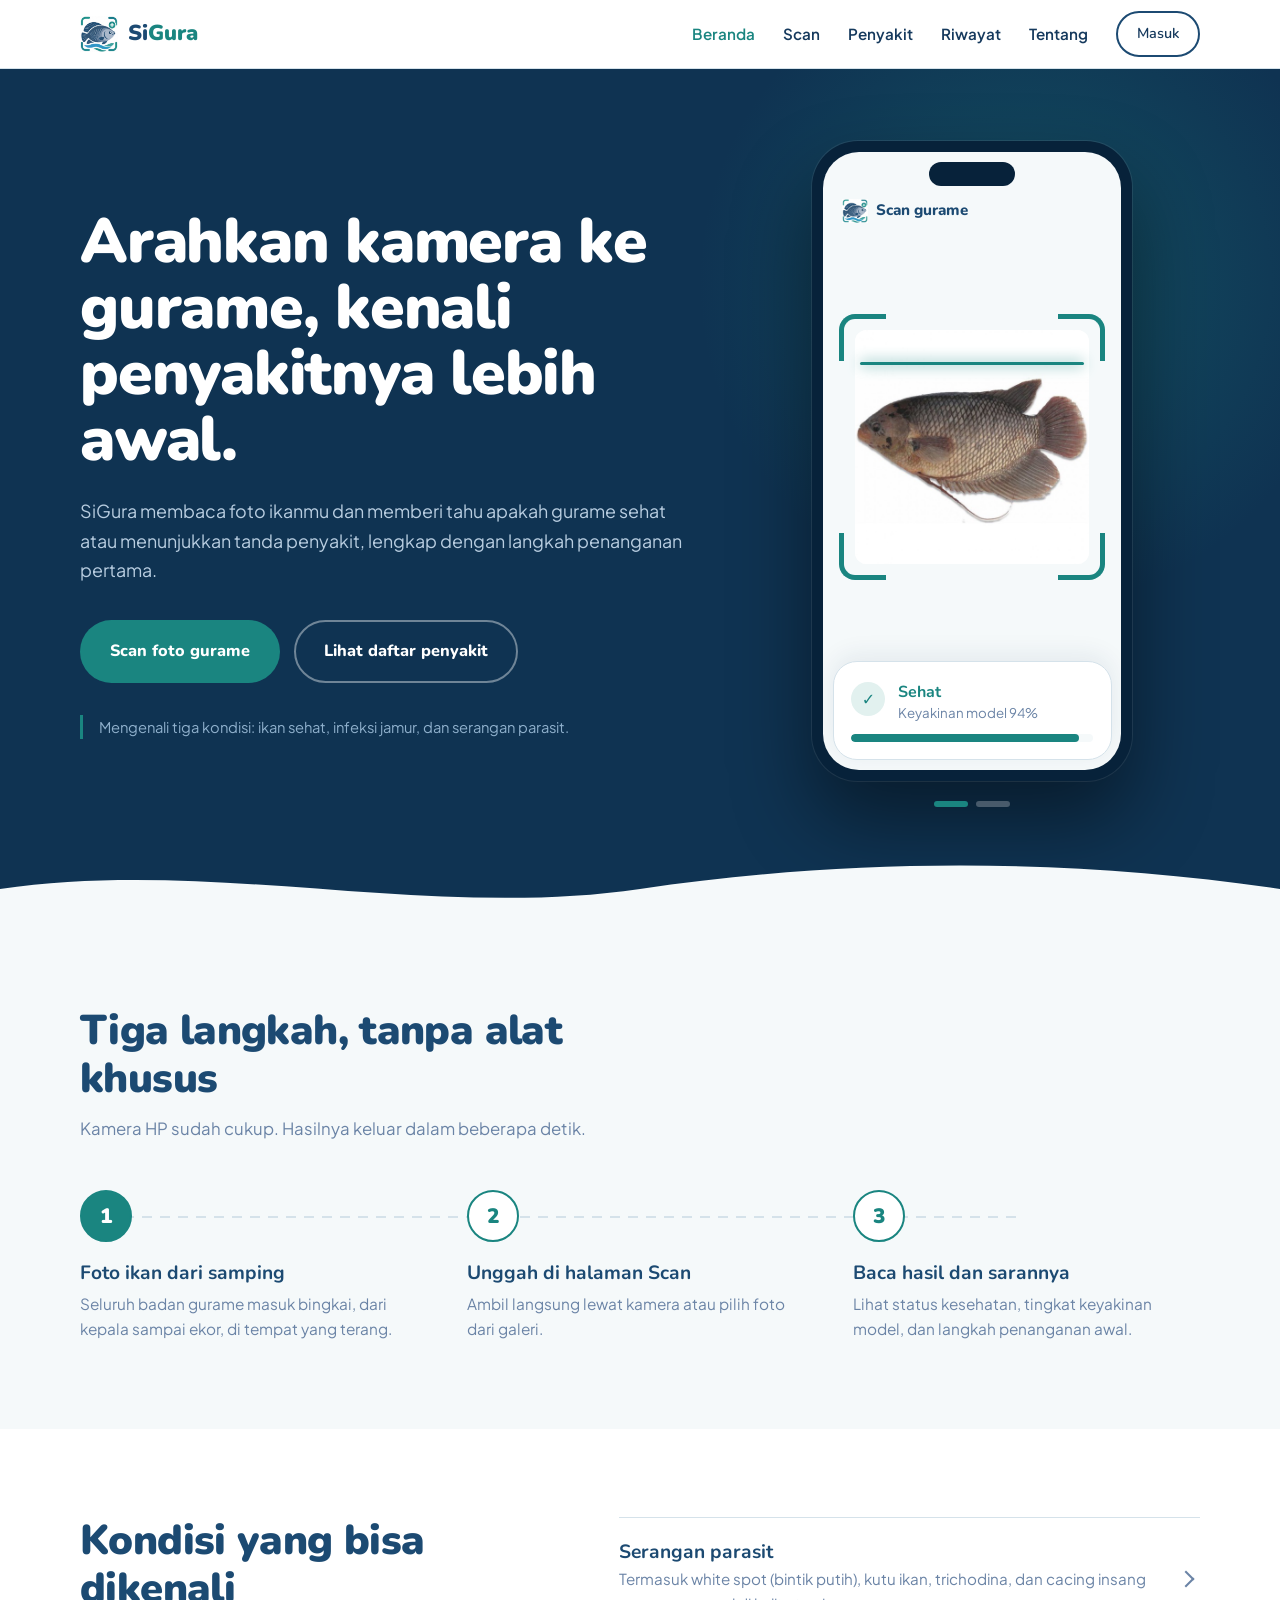
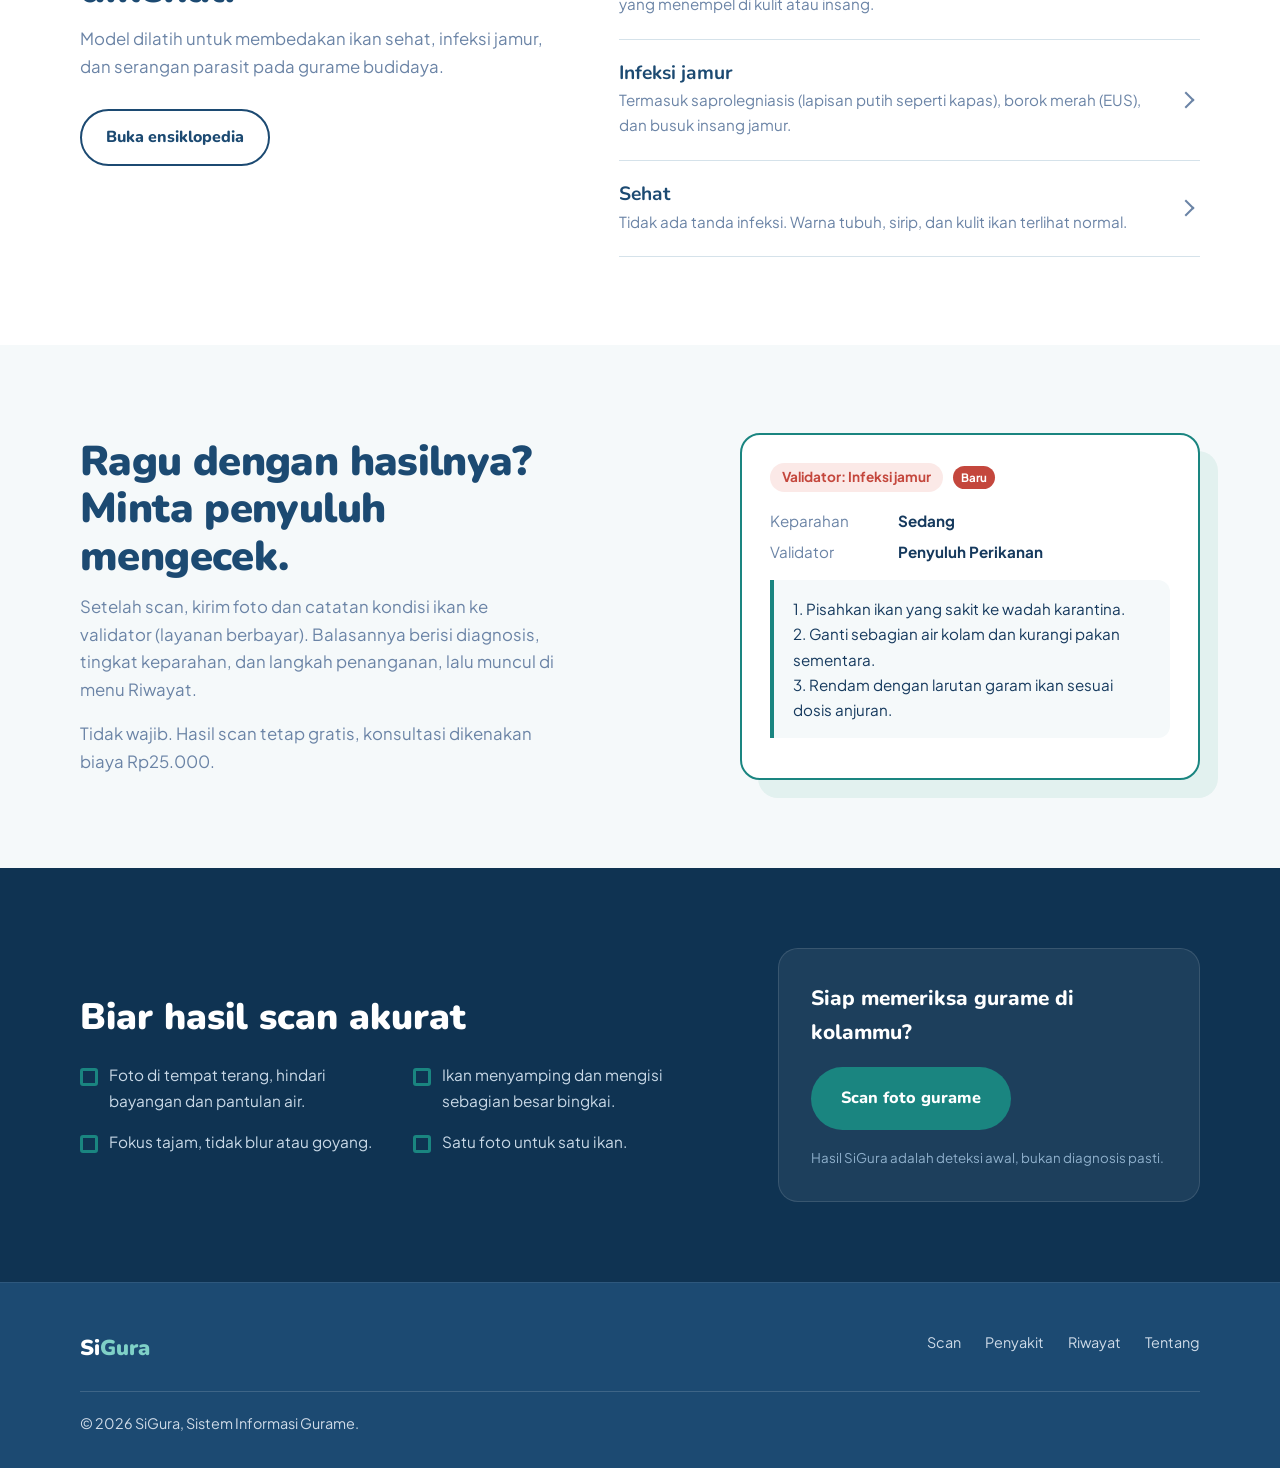
<file: frontend/index.html>
<!DOCTYPE html>
<html lang="id">
<head>
  <meta charset="UTF-8">
  <meta name="viewport" content="width=device-width, initial-scale=1.0">
  <title>SiGura | Cek Kesehatan Ikan Gurame</title>
  <link rel="icon" href="asset/image/icon.png">
  <link rel="preconnect" href="https://fonts.googleapis.com">
  <link rel="preconnect" href="https://fonts.gstatic.com" crossorigin>
  <link href="https://fonts.googleapis.com/css2?family=Nunito:wght@700;800;900&family=Plus+Jakarta+Sans:wght@400;600;700&display=swap" rel="stylesheet">
  <link rel="stylesheet" href="style.css">
</head>
<body>

  <!-- Navbar -->
  <header class="navbar">
    <div class="container">
      <a href="index.html" class="brand">
        <img src="asset/image/icon.png" alt="">
        <b>Si<span>Gura</span></b>
      </a>
      <button class="nav-toggle" aria-label="Buka menu" aria-expanded="false">☰</button>
      <ul class="nav-links">
        <li><a href="index.html" class="active">Beranda</a></li>
        <li><a href="scan.html">Scan</a></li>
        <li><a href="penyakit.html">Penyakit</a></li>
        <li><a href="riwayat.html">Riwayat</a></li>
        <li><a href="tentang.html">Tentang</a></li>
        <li><a href="login.html" class="btn btn-outline">Masuk</a></li>
      </ul>
    </div>
  </header>

  <main>
    <!-- ================= HERO ================= -->
    <section class="home-hero">
      <div class="container home-hero-grid">
        <div class="home-hero-text">
          <h1>Arahkan kamera ke gurame, kenali penyakitnya lebih awal.</h1>
          <p class="lead">SiGura membaca foto ikanmu dan memberi tahu apakah gurame sehat atau menunjukkan tanda penyakit, lengkap dengan langkah penanganan pertama.</p>
          <div class="hero-actions">
            <a href="scan.html" class="btn btn-primary btn-lg">Scan foto gurame</a>
            <a href="penyakit.html" class="btn btn-light btn-lg">Lihat daftar penyakit</a>
          </div>
          <p class="hero-note">Mengenali tiga kondisi: ikan sehat, infeksi jamur, dan serangan parasit.</p>
        </div>

        <!-- Mockup HP: foto bergeser + hasil berubah -->
        <div class="phone-wrap">
          <div class="phone" aria-hidden="true">
            <div class="phone-screen">
              <div class="phone-notch"></div>
              <div class="phone-top">
                <img src="asset/image/icon.png" alt="">
                <span>Scan gurame</span>
              </div>

              <div class="phone-view">
                <div class="frame phone-frame">
                  <div class="frame-b"></div>
                  <div class="slider">
                    <div class="slider-track" id="slider-track">
                      <img src="asset/image/guramesehat.jpg" alt=""
                           data-status="sehat" data-label="Sehat" data-conf="94">
                      <img src="asset/image/guramesakit.jpg" alt=""
                           data-status="sakit" data-label="Infeksi jamur" data-conf="87">
                    </div>
                  </div>
                  <div class="scan-line"></div>
                </div>
              </div>

              <div class="phone-sheet result-chip" id="demo-chip">
                <div class="sheet-row">
                  <div class="dot" id="demo-dot">✓</div>
                  <div>
                    <strong id="demo-label">Sehat</strong>
                    <small id="demo-conf">Keyakinan model 94%</small>
                  </div>
                </div>
                <div class="bar sheet-bar"><span id="demo-bar" style="width:94%"></span></div>
              </div>
            </div>
          </div>
          <div class="slide-dots" id="slider-dots" aria-label="Contoh hasil scan"></div>
        </div>
      </div>

      <svg class="hero-wave" viewBox="0 0 1440 90" preserveAspectRatio="none" aria-hidden="true">
        <path d="M0 50 C 240 10, 480 90, 720 50 S 1200 10, 1440 50 L1440 90 L0 90 Z"></path>
      </svg>
    </section>

    <!-- ================= CARA PAKAI ================= -->
    <section class="home-section">
      <div class="container">
        <div class="home-head">
          <h2>Tiga langkah, tanpa alat khusus</h2>
          <p>Kamera HP sudah cukup. Hasilnya keluar dalam beberapa detik.</p>
        </div>
        <ol class="home-steps">
          <li>
            <span class="step-num">1</span>
            <h3>Foto ikan dari samping</h3>
            <p>Seluruh badan gurame masuk bingkai, dari kepala sampai ekor, di tempat yang terang.</p>
          </li>
          <li>
            <span class="step-num">2</span>
            <h3>Unggah di halaman Scan</h3>
            <p>Ambil langsung lewat kamera atau pilih foto dari galeri.</p>
          </li>
          <li>
            <span class="step-num">3</span>
            <h3>Baca hasil dan sarannya</h3>
            <p>Lihat status kesehatan, tingkat keyakinan model, dan langkah penanganan awal.</p>
          </li>
        </ol>
      </div>
    </section>

    <!-- ================= PENYAKIT ================= -->
    <section class="home-section home-section-white">
      <div class="container home-split">
        <div class="home-head home-sticky">
          <h2>Kondisi yang bisa dikenali</h2>
          <p>Model dilatih untuk membedakan ikan sehat, infeksi jamur, dan serangan parasit pada gurame budidaya.</p>
          <a href="penyakit.html" class="btn btn-outline">Buka ensiklopedia</a>
        </div>
        <ul class="home-diseases">
          <li>
            <a href="penyakit.html#parasit">
              <h3>Serangan parasit</h3>
              <p>Termasuk white spot (bintik putih), kutu ikan, trichodina, dan cacing insang yang menempel di kulit atau insang.</p>
            </a>
          </li>
          <li>
            <a href="penyakit.html#jamur">
              <h3>Infeksi jamur</h3>
              <p>Termasuk saprolegniasis (lapisan putih seperti kapas), borok merah (EUS), dan busuk insang jamur.</p>
            </a>
          </li>
          <li>
            <a href="scan.html">
              <h3>Sehat</h3>
              <p>Tidak ada tanda infeksi. Warna tubuh, sirip, dan kulit ikan terlihat normal.</p>
            </a>
          </li>
        </ul>
      </div>
    </section>

    <!-- ================= KONSULTASI ================= -->
    <section class="home-section">
      <div class="container home-split home-konsul">
        <div class="home-head">
          <h2>Ragu dengan hasilnya? Minta penyuluh mengecek.</h2>
          <p>Setelah scan, kirim foto dan catatan kondisi ikan ke validator (layanan berbayar). Balasannya berisi diagnosis, tingkat keparahan, dan langkah penanganan, lalu muncul di menu Riwayat.</p>
          <p class="muted">Tidak wajib. Hasil scan tetap gratis, konsultasi dikenakan biaya Rp25.000.</p>
        </div>

        <!-- Contoh balasan validator -->
        <div class="konsul-mock" aria-hidden="true">
          <div class="mock-head">
            <span class="pill pill-sick">Validator: Infeksi jamur</span>
            <span class="new-tag">Baru</span>
          </div>
          <dl class="konsul-dl">
            <dt>Keparahan</dt><dd>Sedang</dd>
            <dt>Validator</dt><dd>Penyuluh Perikanan</dd>
          </dl>
          <div class="validator-msg">1. Pisahkan ikan yang sakit ke wadah karantina.
2. Ganti sebagian air kolam dan kurangi pakan sementara.
3. Rendam dengan larutan garam ikan sesuai dosis anjuran.</div>
        </div>
      </div>
    </section>

    <!-- ================= CTA + TIPS ================= -->
    <section class="home-cta">
      <div class="container home-cta-grid">
        <div>
          <h2>Biar hasil scan akurat</h2>
          <ul class="cta-tips">
            <li>Foto di tempat terang, hindari bayangan dan pantulan air.</li>
            <li>Ikan menyamping dan mengisi sebagian besar bingkai.</li>
            <li>Fokus tajam, tidak blur atau goyang.</li>
            <li>Satu foto untuk satu ikan.</li>
          </ul>
        </div>
        <div class="cta-box">
          <p>Siap memeriksa gurame di kolammu?</p>
          <a href="scan.html" class="btn btn-primary btn-lg">Scan foto gurame</a>
          <small>Hasil SiGura adalah deteksi awal, bukan diagnosis pasti.</small>
        </div>
      </div>
    </section>
  </main>

  <!-- Footer -->
  <footer class="footer">
    <div class="container">
      <a href="index.html" class="brand"><b>Si<span>Gura</span></b></a>
      <ul class="footer-links">
        <li><a href="scan.html">Scan</a></li>
        <li><a href="penyakit.html">Penyakit</a></li>
        <li><a href="riwayat.html">Riwayat</a></li>
        <li><a href="tentang.html">Tentang</a></li>
      </ul>
      <p class="footer-copy">© 2026 SiGura, Sistem Informasi Gurame.</p>
    </div>
  </footer>

  <script src="asset/js/api.js"></script>
  <script src="asset/js/main.js"></script>
</body>
</html>
</file>
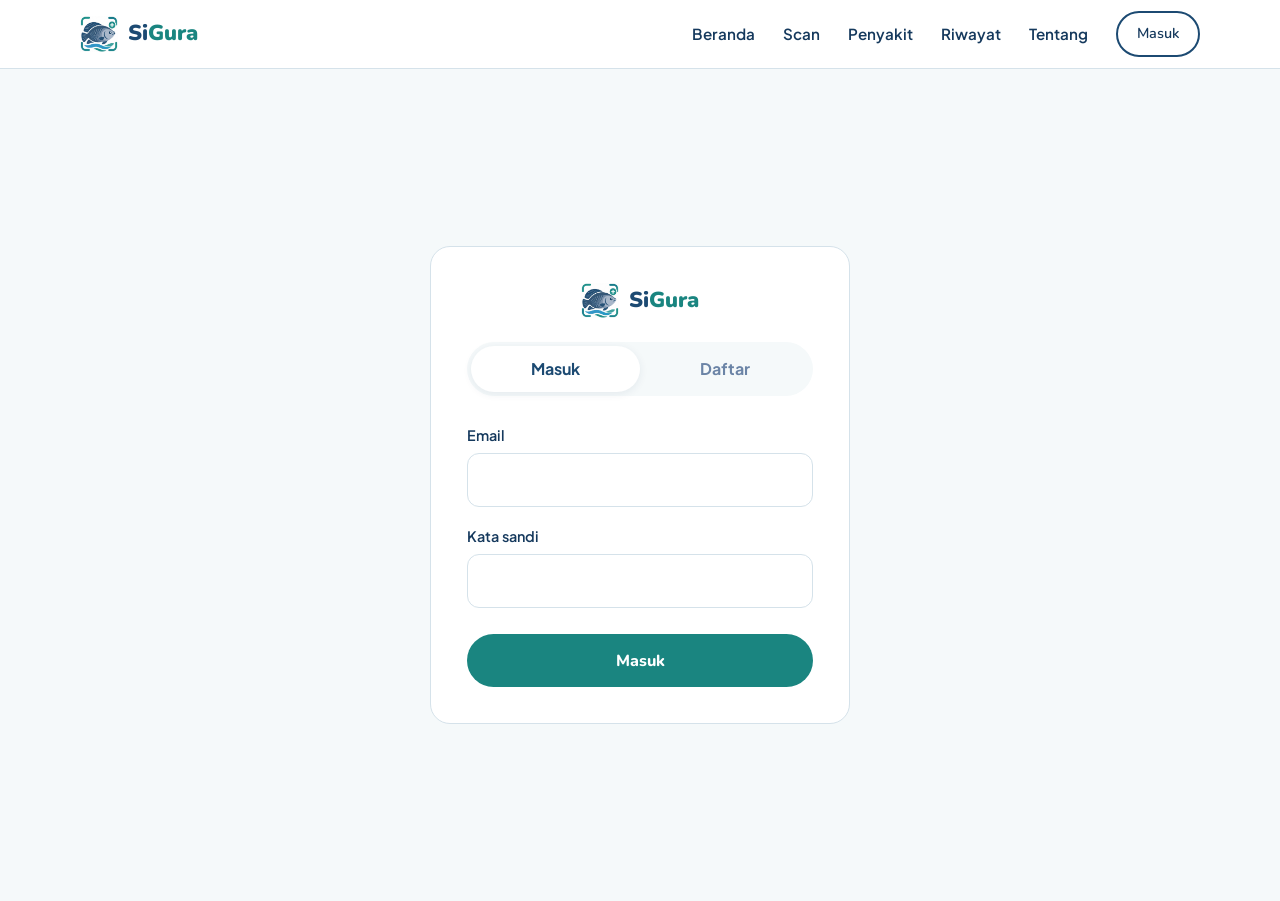
<file: frontend/login.html>
<!DOCTYPE html>
<html lang="id">
<head>
  <meta charset="UTF-8">
  <meta name="viewport" content="width=device-width, initial-scale=1.0">
  <title>Masuk | SiGura</title>
  <link rel="icon" href="asset/image/icon.png">
  <link rel="preconnect" href="https://fonts.googleapis.com">
  <link rel="preconnect" href="https://fonts.gstatic.com" crossorigin>
  <link href="https://fonts.googleapis.com/css2?family=Nunito:wght@700;800;900&family=Plus+Jakarta+Sans:wght@400;600;700&display=swap" rel="stylesheet">
  <link rel="stylesheet" href="asset/css/style.css">
</head>
<body>

  <!-- Navbar -->
  <header class="navbar">
    <div class="container">
      <a href="index.html" class="brand">
        <img src="asset/image/icon.png" alt="">
        <b>Si<span>Gura</span></b>
      </a>
      <button class="nav-toggle" aria-label="Buka menu" aria-expanded="false">☰</button>
      <ul class="nav-links">
        <li><a href="index.html">Beranda</a></li>
        <li><a href="scan.html">Scan</a></li>
        <li><a href="penyakit.html">Penyakit</a></li>
        <li><a href="riwayat.html">Riwayat</a></li>
        <li><a href="tentang.html">Tentang</a></li>
        <li><a href="login.html" class="btn btn-outline">Masuk</a></li>
      </ul>
    </div>
  </header>

  <main class="auth">
    <div class="auth-card">
      <a href="index.html" class="brand">
        <img src="asset/image/icon.png" alt="">
        <b>Si<span>Gura</span></b>
      </a>

      <div class="tabs" role="tablist">
        <button class="active" data-tab="login" role="tab">Masuk</button>
        <button data-tab="register" role="tab">Daftar</button>
      </div>

      <form id="form-login" novalidate>
        <div class="field">
          <label for="login-email">Email</label>
          <input type="email" id="login-email" required autocomplete="email">
        </div>
        <div class="field">
          <label for="login-pass">Kata sandi</label>
          <input type="password" id="login-pass" required autocomplete="current-password">
        </div>
        <button type="submit" class="btn btn-primary">Masuk</button>
      </form>

      <form id="form-register" class="hidden" novalidate>
        <div class="field">
          <label for="reg-name">Nama lengkap</label>
          <input type="text" id="reg-name" required autocomplete="name">
        </div>
        <div class="field">
          <label for="reg-email">Email</label>
          <input type="email" id="reg-email" required autocomplete="email">
        </div>
        <div class="field">
          <label for="reg-pass">Kata sandi</label>
          <input type="password" id="reg-pass" required minlength="8" autocomplete="new-password">
        </div>
        <div class="field">
          <label for="reg-lokasi">Lokasi kolam (opsional)</label>
          <input type="text" id="reg-lokasi" autocomplete="address-level2" placeholder="Misalnya: Blitar">
        </div>
        <button type="submit" class="btn btn-primary">Buat akun</button>
      </form>

      <div id="auth-msg"></div>
    </div>
  </main>

  <script src="asset/js/api.js"></script>
  <script src="asset/js/main.js"></script>
  <script src="asset/js/login.js"></script>
</body>
</html>
</file>
<file: frontend/style.css>
/* =========================================================
   SiGurame — style global
   Palet diambil dari logo: navy (wordmark), teal (bingkai scan),
   biru air (ombak), slate (sisik ikan)
   ========================================================= */

:root {
  /* Warna utama */
  --navy: #1c4a72;        /* wordmark "Si", judul, teks penting */
  --ink: #15395d;         /* teks utama */
  --teal: #1a8580;        /* aksi utama, bingkai scan, status sehat */
  --teal-dark: #146b67;   /* hover tombol */
  --water: #3a96c9;       /* aksen sekunder, link */
  --slate: #6b84a6;       /* teks sekunder */
  --line: #d5e2ea;        /* garis & border */

  /* Latar */
  --bg: #f5f9fa;
  --surface: #ffffff;
  --teal-soft: #e2f1ef;
  --water-soft: #e3f0f8;

  /* Status hasil scan (dipakai di hasil.html) */
  --healthy: #1a8580;
  --sick: #c4473d;
  --sick-soft: #fbe9e7;
  --warning: #d08a1e;

  /* Tipografi */
  --font-display: "Nunito", "Segoe UI", system-ui, sans-serif;
  --font-body: "Plus Jakarta Sans", "Segoe UI", system-ui, sans-serif;

  --radius-lg: 20px;
  --radius: 12px;
  --max: 1120px;
}

* { box-sizing: border-box; margin: 0; padding: 0; }

html { scroll-behavior: smooth; }

body {
  font-family: var(--font-body);
  font-size: 1rem;
  line-height: 1.65;
  color: var(--ink);
  background: var(--bg);
}

img { max-width: 100%; display: block; }
a { color: var(--water); text-decoration: none; }

h1, h2, h3 {
  font-family: var(--font-display);
  color: var(--navy);
  line-height: 1.15;
}

.container {
  width: min(var(--max), 100% - 2.5rem);
  margin-inline: auto;
}

:focus-visible {
  outline: 3px solid var(--water);
  outline-offset: 3px;
  border-radius: 6px;
}

/* ---------- Tombol ---------- */
.btn {
  display: inline-flex;
  align-items: center;
  gap: .5rem;
  padding: .85rem 1.5rem;
  border-radius: 999px;
  font-family: var(--font-display);
  font-weight: 800;
  font-size: 1rem;
  border: 2px solid transparent;
  cursor: pointer;
  transition: background .2s, color .2s, border-color .2s;
}
.btn-primary { background: var(--teal); color: #fff; }
.btn-primary:hover { background: var(--teal-dark); }
.btn-outline { border-color: var(--navy); color: var(--navy); background: transparent; }
.btn-outline:hover { background: var(--navy); color: #fff; }

/* ---------- Navbar ---------- */
.navbar {
  position: sticky;
  top: 0;
  z-index: 50;
  background: rgba(255, 255, 255, .92);
  backdrop-filter: blur(8px);
  border-bottom: 1px solid var(--line);
}
.navbar .container {
  display: flex;
  align-items: center;
  justify-content: space-between;
  height: 68px;
}
.brand {
  display: flex;
  align-items: center;
  gap: .6rem;
  font-family: var(--font-display);
  font-weight: 900;
  font-size: 1.35rem;
  color: var(--navy);
}
.brand img { width: 38px; height: auto; }
.brand b { font-weight: inherit; }
.brand span { color: var(--teal); }

.nav-links {
  display: flex;
  align-items: center;
  gap: 1.75rem;
  list-style: none;
}
.nav-links a {
  color: var(--ink);
  font-weight: 600;
  font-size: .95rem;
}
.nav-links a:hover,
.nav-links a.active { color: var(--teal); }
.nav-links .btn { padding: .55rem 1.2rem; font-size: .9rem; }

.nav-toggle {
  display: none;
  background: none;
  border: 0;
  font-size: 1.6rem;
  color: var(--navy);
  cursor: pointer;
}

/* ---------- Hero ---------- */
.hero { padding: 4.5rem 0 5rem; }
.hero .container {
  display: grid;
  grid-template-columns: 1.1fr 1fr;
  gap: 3.5rem;
  align-items: center;
}
.hero h1 {
  font-size: clamp(2.2rem, 4.6vw, 3.4rem);
  font-weight: 900;
  margin-bottom: 1.1rem;
}
.hero p {
  font-size: 1.1rem;
  color: var(--slate);
  max-width: 34em;
  margin-bottom: 2rem;
}
.hero-actions { display: flex; flex-wrap: wrap; gap: .9rem; }

/* Visual hero: ikon logo sebagai "jendela scan" + kartu hasil contoh */
.scan-preview {
  position: relative;
  background: var(--surface);
  border-radius: var(--radius-lg);
  padding: 2.5rem 2.5rem 4rem;
  border: 1px solid var(--line);
}
.scan-preview img {
  width: 100%;
  max-width: 380px;
  margin-inline: auto;
}
.scan-line {
  position: absolute;
  left: 12%;
  right: 12%;
  height: 3px;
  background: var(--teal);
  border-radius: 3px;
  box-shadow: 0 0 14px var(--teal);
  top: 18%;
  animation: scan 3.2s ease-in-out infinite;
}
@keyframes scan {
  0%, 100% { top: 18%; opacity: .9; }
  50% { top: 70%; opacity: .5; }
}
.result-chip {
  position: absolute;
  left: 50%;
  bottom: -1.4rem;
  transform: translateX(-50%);
  display: flex;
  align-items: center;
  gap: .9rem;
  background: var(--surface);
  border: 1px solid var(--line);
  border-radius: 999px;
  padding: .7rem 1.4rem .7rem .8rem;
  box-shadow: 0 10px 30px rgba(21, 57, 93, .12);
  white-space: nowrap;
}
.result-chip .dot {
  width: 34px;
  height: 34px;
  border-radius: 50%;
  background: var(--teal-soft);
  color: var(--healthy);
  display: grid;
  place-items: center;
  font-weight: 900;
}
.result-chip strong { color: var(--healthy); font-family: var(--font-display); }
.result-chip small { color: var(--slate); display: block; line-height: 1.2; }

/* ---------- Section umum ---------- */
.section { padding: 5rem 0; }
.section-alt { background: var(--surface); border-block: 1px solid var(--line); }
.section-head { max-width: 40em; margin-bottom: 2.75rem; }
.section-head h2 { font-size: clamp(1.7rem, 3vw, 2.3rem); font-weight: 900; margin-bottom: .6rem; }
.section-head p { color: var(--slate); }

/* ---------- Langkah (memang berurutan, jadi pakai nomor) ---------- */
.steps {
  display: grid;
  grid-template-columns: repeat(3, 1fr);
  gap: 2rem;
  list-style: none;
  counter-reset: step;
}
.steps li { counter-increment: step; padding-top: 1rem; border-top: 3px solid var(--line); }
.steps li:first-child { border-top-color: var(--teal); }
.steps li::before {
  content: counter(step);
  display: block;
  font-family: var(--font-display);
  font-weight: 900;
  font-size: 2.4rem;
  color: var(--water);
  line-height: 1;
  margin-bottom: .75rem;
}
.steps h3 { font-size: 1.2rem; margin-bottom: .35rem; }
.steps p { color: var(--slate); font-size: .95rem; }

/* ---------- Daftar penyakit ringkas ---------- */
.disease-list { list-style: none; border-top: 1px solid var(--line); }
.disease-list li {
  display: grid;
  grid-template-columns: 14rem 1fr auto;
  gap: 1.5rem;
  align-items: baseline;
  padding: 1.25rem 0;
  border-bottom: 1px solid var(--line);
}
.disease-list h3 { font-size: 1.1rem; }
.disease-list p { color: var(--slate); font-size: .95rem; }
.disease-list a { font-weight: 700; font-size: .9rem; white-space: nowrap; }
.section-foot { margin-top: 2rem; }

/* ---------- Tips foto ---------- */
.tips {
  display: grid;
  grid-template-columns: 1fr 1fr;
  gap: 3rem;
  align-items: start;
}
.tips ul { list-style: none; display: grid; gap: 1rem; }
.tips li {
  padding-left: 1.9rem;
  position: relative;
}
.tips li::before {
  content: "";
  position: absolute;
  left: 0;
  top: .45em;
  width: 12px;
  height: 12px;
  border: 3px solid var(--teal);
  border-radius: 3px;
}
.note {
  background: var(--water-soft);
  border-radius: var(--radius);
  padding: 1.25rem 1.5rem;
  font-size: .95rem;
  color: var(--ink);
}

/* ---------- Footer ---------- */
.footer {
  background: var(--navy);
  color: #cfdbe8;
  padding: 3rem 0 2rem;
  font-size: .9rem;
}
.footer .container {
  display: flex;
  flex-wrap: wrap;
  justify-content: space-between;
  gap: 1.5rem;
}
.footer .brand { color: #fff; }
.footer .brand span { color: #7fd1c7; }
.footer a { color: #cfdbe8; }
.footer a:hover { color: #fff; }
.footer-links { display: flex; gap: 1.5rem; list-style: none; flex-wrap: wrap; }
.footer-copy { width: 100%; border-top: 1px solid rgba(255,255,255,.15); padding-top: 1.25rem; }

/* ---------- Responsif ---------- */
@media (max-width: 880px) {
  .nav-toggle { display: block; }
  .nav-links {
    position: absolute;
    top: 68px;
    left: 0;
    right: 0;
    flex-direction: column;
    align-items: flex-start;
    gap: 1rem;
    padding: 1.25rem 1.5rem 1.5rem;
    background: var(--surface);
    border-bottom: 1px solid var(--line);
    display: none;
  }
  .nav-links.open { display: flex; }

  .hero { padding-top: 2.5rem; }
  .hero .container,
  .tips { grid-template-columns: 1fr; }
  .steps { grid-template-columns: 1fr; }
  .disease-list li { grid-template-columns: 1fr; gap: .3rem; }
}

@media (prefers-reduced-motion: reduce) {
  .scan-line { animation: none; }
  html { scroll-behavior: auto; }
}

/* =========================================================
   Komponen halaman lain
   ========================================================= */

/* ---------- Kepala halaman ---------- */
.page-head { padding: 3.5rem 0 2rem; }
.page-head h1 { font-size: clamp(1.9rem, 4vw, 2.7rem); font-weight: 900; margin-bottom: .5rem; }
.page-head p { color: var(--slate); max-width: 40em; }
.page-body { padding-bottom: 5rem; }

/* ---------- Bingkai scan (motif sudut dari logo) ---------- */
.frame {
  position: relative;
  padding: 1.25rem;
}
.frame::before,
.frame::after,
.frame > .frame-b::before,
.frame > .frame-b::after {
  content: "";
  position: absolute;
  width: 42px;
  height: 42px;
  border: 5px solid var(--teal);
  pointer-events: none;
}
.frame::before { top: 0; left: 0; border-right: 0; border-bottom: 0; border-top-left-radius: 16px; }
.frame::after { top: 0; right: 0; border-left: 0; border-bottom: 0; border-top-right-radius: 16px; }
.frame > .frame-b::before { bottom: 0; left: 0; border-right: 0; border-top: 0; border-bottom-left-radius: 16px; }
.frame > .frame-b::after { bottom: 0; right: 0; border-left: 0; border-top: 0; border-bottom-right-radius: 16px; }

/* ---------- Halaman Scan ---------- */
.scan-layout {
  display: grid;
  grid-template-columns: 1.3fr .9fr;
  gap: 2.5rem;
  align-items: start;
}
.dropzone {
  background: var(--surface);
  border-radius: var(--radius-lg);
  min-height: 360px;
  display: grid;
  place-items: center;
  text-align: center;
  padding: 2rem;
  transition: background .2s;
}
.dropzone.dragover { background: var(--teal-soft); }
.dropzone h2 { font-size: 1.3rem; margin-bottom: .4rem; }
.dropzone p { color: var(--slate); margin-bottom: 1.5rem; font-size: .95rem; }
.dropzone .actions { display: flex; flex-wrap: wrap; gap: .75rem; justify-content: center; }
.dropzone img.preview {
  max-height: 420px;
  width: auto;
  border-radius: var(--radius);
  margin-inline: auto;
}
.visually-hidden {
  position: absolute; width: 1px; height: 1px; overflow: hidden;
  clip: rect(0 0 0 0); white-space: nowrap;
}
.scan-controls {
  display: flex;
  flex-wrap: wrap;
  gap: .75rem;
  margin-top: 1.25rem;
}
.btn[disabled] { opacity: .5; cursor: not-allowed; }
.btn-ghost { background: transparent; color: var(--slate); border-color: var(--line); }
.btn-ghost:hover { border-color: var(--slate); color: var(--ink); }

.panel {
  background: var(--surface);
  border: 1px solid var(--line);
  border-radius: var(--radius-lg);
  padding: 1.75rem;
}
.panel h2 { font-size: 1.2rem; margin-bottom: 1rem; }
.panel + .panel { margin-top: 1.25rem; }
.check-list { list-style: none; display: grid; gap: .8rem; font-size: .95rem; }
.check-list li { padding-left: 1.7rem; position: relative; }
.check-list li::before {
  content: "";
  position: absolute; left: 0; top: .4em;
  width: 11px; height: 11px;
  border: 3px solid var(--teal); border-radius: 3px;
}

.alert {
  border-radius: var(--radius);
  padding: .9rem 1.2rem;
  font-size: .95rem;
  margin-top: 1rem;
}
.alert-error { background: var(--sick-soft); color: var(--sick); }
.alert-info { background: var(--water-soft); color: var(--ink); }

/* Loading */
.loading {
  display: none;
  align-items: center;
  gap: .8rem;
  margin-top: 1rem;
  color: var(--slate);
  font-weight: 600;
}
.loading.show { display: flex; }
.spinner {
  width: 22px; height: 22px;
  border: 3px solid var(--line);
  border-top-color: var(--teal);
  border-radius: 50%;
  animation: spin .8s linear infinite;
}
@keyframes spin { to { transform: rotate(360deg); } }

/* ---------- Halaman Hasil ---------- */
.result-layout {
  display: grid;
  grid-template-columns: 1fr 1.1fr;
  gap: 2.5rem;
  align-items: start;
}
.result-photo {
  background: var(--surface);
  border-radius: var(--radius-lg);
}
.result-photo img { border-radius: var(--radius); margin-inline: auto; max-height: 460px; width: auto; }
.result-status {
  border-radius: var(--radius-lg);
  padding: 1.75rem;
  margin-bottom: 1.25rem;
}
.result-status.is-healthy { background: var(--teal-soft); }
.result-status.is-sick { background: var(--sick-soft); }
.result-status .label { font-weight: 700; font-size: .9rem; color: var(--slate); }
.result-status h2 { font-size: clamp(1.7rem, 3.5vw, 2.3rem); font-weight: 900; margin: .2rem 0 1rem; }
.is-healthy h2 { color: var(--healthy); }
.is-sick h2 { color: var(--sick); }

.confidence { display: grid; gap: .4rem; font-size: .9rem; }
.confidence-top { display: flex; justify-content: space-between; font-weight: 700; }
.bar { height: 10px; background: rgba(255,255,255,.8); border-radius: 99px; overflow: hidden; }
.bar span { display: block; height: 100%; border-radius: 99px; transition: width .8s ease; }
.is-healthy .bar span { background: var(--healthy); }
.is-sick .bar span { background: var(--sick); }

.result-block + .result-block { margin-top: 1.4rem; }
.result-block h3 { font-size: 1.05rem; margin-bottom: .5rem; }
.result-block p, .result-block li { font-size: .95rem; }
.result-block ul { padding-left: 1.2rem; display: grid; gap: .35rem; }
.demo-badge {
  display: inline-block;
  background: #fff4e0;
  color: var(--warning);
  font-weight: 700;
  font-size: .8rem;
  padding: .25rem .7rem;
  border-radius: 99px;
  margin-bottom: .75rem;
}

/* ---------- Halaman Penyakit ---------- */
.search {
  width: 100%;
  max-width: 420px;
  padding: .8rem 1.1rem;
  border: 1px solid var(--line);
  border-radius: 999px;
  font: inherit;
  background: var(--surface);
  margin-bottom: 2rem;
}
.search:focus { border-color: var(--teal); outline: none; box-shadow: 0 0 0 3px var(--teal-soft); }
.disease-index {
  display: flex;
  flex-wrap: wrap;
  gap: .5rem;
  list-style: none;
  margin-bottom: 2.5rem;
}
.disease-index a {
  display: block;
  padding: .4rem .95rem;
  border: 1px solid var(--line);
  border-radius: 99px;
  color: var(--ink);
  font-size: .9rem;
  font-weight: 600;
  background: var(--surface);
}
.disease-index a:hover { border-color: var(--teal); color: var(--teal); }

.disease {
  display: grid;
  grid-template-columns: 16rem 1fr;
  gap: 2.5rem;
  padding: 2.5rem 0;
  border-top: 1px solid var(--line);
  scroll-margin-top: 90px;
}
.disease-name h2 { font-size: 1.5rem; margin-bottom: .3rem; }
.disease-name p { color: var(--slate); font-size: .9rem; font-style: italic; }
.disease-name img { border-radius: var(--radius); margin-top: 1rem; }
.disease-detail { display: grid; grid-template-columns: 1fr 1fr; gap: 1.5rem 2rem; }
.disease-detail .result-block { margin: 0; }
.disease-detail .summary { grid-column: 1 / -1; font-size: 1.02rem; }

/* ---------- Halaman Riwayat ---------- */
.toolbar {
  display: flex;
  flex-wrap: wrap;
  justify-content: space-between;
  align-items: center;
  gap: 1rem;
  margin-bottom: 1.5rem;
}
.table-wrap { overflow-x: auto; background: var(--surface); border: 1px solid var(--line); border-radius: var(--radius-lg); }
table { width: 100%; border-collapse: collapse; font-size: .95rem; }
th, td { text-align: left; padding: 1rem 1.25rem; border-bottom: 1px solid var(--line); vertical-align: middle; }
th { font-family: var(--font-display); color: var(--navy); font-size: .9rem; background: var(--bg); }
tr:last-child td { border-bottom: 0; }
td img { width: 64px; height: 48px; object-fit: cover; border-radius: 8px; }
.pill {
  display: inline-block;
  padding: .2rem .75rem;
  border-radius: 99px;
  font-weight: 700;
  font-size: .85rem;
}
.pill-healthy { background: var(--teal-soft); color: var(--healthy); }
.pill-sick { background: var(--sick-soft); color: var(--sick); }
.link-btn { background: none; border: 0; color: var(--water); font: inherit; font-weight: 700; cursor: pointer; }
.link-btn.danger { color: var(--sick); }

.empty {
  text-align: center;
  padding: 4rem 1.5rem;
  background: var(--surface);
  border: 1px solid var(--line);
  border-radius: var(--radius-lg);
}
.empty h2 { font-size: 1.3rem; margin-bottom: .4rem; }
.empty p { color: var(--slate); margin-bottom: 1.5rem; }

/* ---------- Halaman Login ---------- */
.auth {
  min-height: calc(100vh - 68px);
  display: grid;
  place-items: center;
  padding: 3rem 1.25rem;
}
.auth-card {
  width: 100%;
  max-width: 420px;
  background: var(--surface);
  border: 1px solid var(--line);
  border-radius: var(--radius-lg);
  padding: 2.25rem;
}
.auth-card .brand { justify-content: center; margin-bottom: 1.5rem; }
.tabs { display: grid; grid-template-columns: 1fr 1fr; background: var(--bg); border-radius: 99px; padding: 4px; margin-bottom: 1.75rem; }
.tabs button {
  border: 0; background: transparent; padding: .6rem; border-radius: 99px;
  font: inherit; font-weight: 700; color: var(--slate); cursor: pointer;
}
.tabs button.active { background: var(--surface); color: var(--navy); box-shadow: 0 2px 8px rgba(21,57,93,.08); }
.field { display: grid; gap: .35rem; margin-bottom: 1.1rem; }
.field label { font-weight: 600; font-size: .9rem; }
.field input {
  padding: .8rem 1rem;
  border: 1px solid var(--line);
  border-radius: var(--radius);
  font: inherit;
}
.field input:focus { border-color: var(--teal); outline: none; box-shadow: 0 0 0 3px var(--teal-soft); }
.auth-card .btn { width: 100%; justify-content: center; margin-top: .5rem; }
.hidden { display: none !important; }

/* ---------- Halaman Tentang ---------- */
.prose { max-width: 44em; }
.prose h2 { font-size: 1.5rem; margin: 2.5rem 0 .75rem; }
.prose p, .prose li { margin-bottom: .8rem; }
.prose ul { padding-left: 1.3rem; }
.spec {
  display: grid;
  grid-template-columns: 12rem 1fr;
  border-top: 1px solid var(--line);
  margin-top: 1rem;
}
.spec dt, .spec dd { padding: .8rem 0; border-bottom: 1px solid var(--line); }
.spec dt { font-weight: 700; color: var(--navy); }

/* ---------- Responsif halaman lain ---------- */
@media (max-width: 880px) {
  .scan-layout,
  .result-layout,
  .disease,
  .disease-detail { grid-template-columns: 1fr; }
  .disease { gap: 1.25rem; }
  .spec { grid-template-columns: 1fr; }
  .spec dt { border-bottom: 0; padding-bottom: 0; }
}
@media (prefers-reduced-motion: reduce) {
  .spinner { animation-duration: 2s; }
  .bar span { transition: none; }
}

/* =========================================================
   Slider demo di beranda
   ========================================================= */
.slider { overflow: hidden; border-radius: var(--radius); }
.slider-track { display: flex; transition: transform .7s ease; }
.scan-preview .slider-track img {
  flex: 0 0 100%;
  width: 100%;
  max-width: 100%;
  margin: 0;
  aspect-ratio: 4 / 3;
  object-fit: contain;
}
.result-chip strong,
.result-chip .dot { transition: color .3s, background .3s; }
.result-chip.sick strong { color: var(--sick); }
.result-chip.sick .dot { background: var(--sick-soft); color: var(--sick); }

/* =========================================================
   Konsultasi lanjutan & notifikasi (pengguna)
   ========================================================= */
.muted { color: var(--slate); font-size: .9rem; }
.text-healthy { color: var(--healthy) !important; }
.text-sick { color: var(--sick) !important; }

.field textarea,
.field select {
  padding: .8rem 1rem;
  border: 1px solid var(--line);
  border-radius: var(--radius);
  font: inherit;
  background: var(--surface);
  resize: vertical;
}
.field textarea:focus,
.field select:focus { border-color: var(--teal); outline: none; box-shadow: 0 0 0 3px var(--teal-soft); }

.konsul { margin-top: 1.25rem; border-color: var(--teal); border-width: 2px; }
.konsul h3 { font-size: 1.15rem; margin: .5rem 0 .4rem; }
.konsul p { font-size: .95rem; }
.konsul > div > p { margin-bottom: 1rem; }
.konsul form { margin-top: 1rem; }
.konsul-dl {
  display: grid;
  grid-template-columns: 7rem 1fr;
  gap: .4rem 1rem;
  margin: 1rem 0;
  font-size: .95rem;
}
.konsul-dl dt { color: var(--slate); }
.konsul-dl dd { font-weight: 700; }
.validator-msg {
  white-space: pre-line;
  background: var(--bg);
  border-left: 4px solid var(--teal);
  border-radius: 0 var(--radius) var(--radius) 0;
  padding: 1rem 1.2rem;
  font-size: .95rem;
  margin-bottom: .75rem;
}

.pill-wait { background: #fff4e0; color: var(--warning); }
.new-tag {
  display: inline-block;
  background: var(--sick);
  color: #fff;
  font-size: .72rem;
  font-weight: 700;
  padding: .1rem .5rem;
  border-radius: 99px;
  vertical-align: middle;
}
tr.row-new td { background: #fbfdf6; }
tr.row-new td:first-child { box-shadow: inset 4px 0 0 var(--teal); }

/* Badge angka di menu Riwayat */
.nav-links a { position: relative; }
.nav-badge {
  position: absolute;
  top: -.55rem;
  right: -.95rem;
  min-width: 1.2rem;
  height: 1.2rem;
  padding: 0 .3rem;
  border-radius: 99px;
  background: var(--sick);
  color: #fff;
  font-size: .72rem;
  font-weight: 700;
  line-height: 1.2rem;
  text-align: center;
}

/* Toast notifikasi */
.toast {
  position: fixed;
  right: 1.25rem;
  bottom: 1.25rem;
  z-index: 100;
  display: flex;
  align-items: center;
  gap: 1rem;
  max-width: 420px;
  background: var(--surface);
  border: 1px solid var(--line);
  border-left: 5px solid var(--teal);
  border-radius: var(--radius);
  padding: 1rem 1rem 1rem 1.25rem;
  box-shadow: 0 14px 40px rgba(21, 57, 93, .18);
  animation: toast-in .35s ease;
}
.toast strong { font-family: var(--font-display); color: var(--navy); }
.toast p { font-size: .9rem; color: var(--slate); }
.toast .btn { padding: .5rem 1rem; font-size: .9rem; }
.toast-close {
  background: none;
  border: 0;
  font-size: 1.4rem;
  line-height: 1;
  color: var(--slate);
  cursor: pointer;
}
@keyframes toast-in { from { transform: translateY(20px); opacity: 0; } }

/* =========================================================
   Halaman Validator
   ========================================================= */
.navbar-validator { border-bottom: 3px solid var(--teal); }
.brand-tag {
  font-family: var(--font-body);
  font-size: .72rem;
  font-weight: 700;
  color: #fff;
  background: var(--navy);
  padding: .2rem .6rem;
  border-radius: 99px;
}

.stats {
  display: grid;
  grid-template-columns: repeat(3, 1fr);
  gap: 1rem;
  margin-bottom: 2rem;
}
.stats > div {
  background: var(--surface);
  border: 1px solid var(--line);
  border-radius: var(--radius);
  padding: 1.1rem 1.25rem;
}
.stats dt { color: var(--slate); font-size: .9rem; font-weight: 600; }
.stats dd { font-family: var(--font-display); font-weight: 900; font-size: 2rem; color: var(--navy); line-height: 1.2; }
.stats > div:first-child dd { color: var(--warning); }

.validator-layout {
  display: grid;
  grid-template-columns: 22rem 1fr;
  gap: 1.5rem;
  align-items: start;
}
.queue .tabs { margin-bottom: 1rem; }
.queue-list { list-style: none; display: grid; gap: .6rem; max-height: 70vh; overflow-y: auto; }
.queue-item {
  width: 100%;
  display: flex;
  gap: .85rem;
  align-items: flex-start;
  text-align: left;
  background: var(--surface);
  border: 1px solid var(--line);
  border-radius: var(--radius);
  padding: .8rem;
  font: inherit;
  color: var(--ink);
  cursor: pointer;
  transition: border-color .2s;
}
.queue-item:hover { border-color: var(--slate); }
.queue-item.active { border-color: var(--teal); box-shadow: 0 0 0 3px var(--teal-soft); }
.queue-item img { width: 64px; height: 52px; object-fit: cover; border-radius: 8px; flex-shrink: 0; }
.queue-item span { display: grid; gap: .15rem; min-width: 0; }
.queue-item strong { font-size: .9rem; }
.queue-item small {
  font-size: .82rem;
  color: var(--slate);
  overflow: hidden;
  text-overflow: ellipsis;
  white-space: nowrap;
}
.queue-empty { padding: 1rem .25rem; }

.detail { min-height: 420px; }
.detail-empty { display: grid; place-content: center; text-align: center; min-height: 380px; }
.detail-empty h2 { font-size: 1.2rem; }
.detail-empty p { color: var(--slate); }
.detail-top {
  display: grid;
  grid-template-columns: 1fr 1fr;
  gap: 1.75rem;
  padding-bottom: 1.75rem;
  border-bottom: 1px solid var(--line);
}
.detail-photo img { border-radius: var(--radius); width: 100%; max-height: 320px; object-fit: contain; background: var(--bg); }
.detail .label { font-weight: 700; font-size: .85rem; color: var(--slate); margin-top: .4rem; }
.detail-top h2 { font-size: 1.5rem; margin-bottom: .75rem; }

.validasi-form { padding-top: 1.5rem; }
.validasi-form h3 { font-size: 1.15rem; margin-bottom: 1rem; }
fieldset.field { border: 0; }
fieldset.field legend { font-weight: 600; font-size: .9rem; margin-bottom: .35rem; }
.field-head { display: flex; justify-content: space-between; align-items: baseline; gap: 1rem; }
.field-head .link-btn { font-size: .85rem; }
.field-head label { font-weight: 600; font-size: .9rem; }

.chips { display: flex; flex-wrap: wrap; gap: .5rem; }
.chips input { position: absolute; opacity: 0; pointer-events: none; }
.chips span {
  display: inline-block;
  padding: .5rem 1.1rem;
  border: 1px solid var(--line);
  border-radius: 99px;
  font-weight: 600;
  font-size: .9rem;
  cursor: pointer;
}
.chips label:nth-child(1) input:checked + span { background: var(--teal-soft); border-color: var(--healthy); color: var(--healthy); }
.chips label:nth-child(2) input:checked + span { background: #fff4e0; border-color: var(--warning); color: var(--warning); }
.chips label:nth-child(3) input:checked + span { background: var(--sick-soft); border-color: var(--sick); color: var(--sick); }
.chips input:focus-visible + span { outline: 3px solid var(--water); outline-offset: 2px; }

@media (max-width: 880px) {
  .validator-layout,
  .detail-top { grid-template-columns: 1fr; }
  .stats { grid-template-columns: 1fr 1fr 1fr; gap: .5rem; }
  .stats dd { font-size: 1.5rem; }
  .queue-list { max-height: none; }
  .nav-badge { position: static; margin-left: .4rem; display: inline-block; }
  .toast { left: 1rem; right: 1rem; max-width: none; }
}
@media (prefers-reduced-motion: reduce) {
  .slider-track { transition: none; }
  .toast { animation: none; }
}

/* =========================================================
   Beranda (versi modern)
   ========================================================= */
:root { --navy-deep: #0f3352; }

.btn-lg { padding: 1rem 1.75rem; font-size: 1.02rem; }
.btn-light { border-color: rgba(255,255,255,.4); color: #fff; background: transparent; }
.btn-light:hover { background: #fff; color: var(--navy); border-color: #fff; }

/* ---------- Hero ---------- */
.home-hero {
  position: relative;
  background: var(--navy-deep);
  color: #fff;
  padding: 4.5rem 0 7rem;
  overflow: hidden;
}
/* cahaya lembut seperti permukaan air */
.home-hero::before {
  content: "";
  position: absolute;
  inset: -20% -10% auto auto;
  width: 60vw;
  height: 60vw;
  background: radial-gradient(circle, rgba(26,133,128,.35), transparent 60%);
  pointer-events: none;
}
.home-hero-grid {
  position: relative;
  display: grid;
  grid-template-columns: 1.15fr .85fr;
  gap: 3rem;
  align-items: center;
}
.home-hero h1 {
  color: #fff;
  font-size: clamp(2.4rem, 5vw, 3.9rem);
  font-weight: 900;
  letter-spacing: -.02em;
  line-height: 1.06;
  margin-bottom: 1.4rem;
  max-width: 17ch;
}
.home-hero .lead {
  font-size: 1.12rem;
  color: #b8cde0;
  max-width: 34em;
  margin-bottom: 2.2rem;
}
.hero-note {
  margin-top: 2rem;
  font-size: .92rem;
  color: #8fb0cc;
  max-width: 34em;
  padding-left: 1rem;
  border-left: 3px solid var(--teal);
}
.hero-wave {
  position: absolute;
  left: 0;
  bottom: -1px;
  width: 100%;
  height: 70px;
  fill: var(--bg);
}

/* ---------- Mockup HP ---------- */
.phone-wrap { display: grid; justify-items: center; gap: 1.25rem; }
.phone {
  width: min(320px, 100%);
  aspect-ratio: 9 / 18;
  background: #07223a;
  border-radius: 46px;
  padding: 11px;
  box-shadow:
    0 0 0 1px rgba(255,255,255,.08),
    0 40px 80px rgba(0,0,0,.45);
}
.phone-screen {
  position: relative;
  height: 100%;
  background: var(--bg);
  border-radius: 36px;
  overflow: hidden;
  display: flex;
  flex-direction: column;
}
.phone-notch {
  position: absolute;
  top: 10px;
  left: 50%;
  transform: translateX(-50%);
  width: 86px;
  height: 24px;
  background: #07223a;
  border-radius: 99px;
  z-index: 2;
}
.phone-top {
  display: flex;
  align-items: center;
  gap: .5rem;
  padding: 2.9rem 1.2rem .6rem;
  font-family: var(--font-display);
  font-weight: 800;
  color: var(--navy);
  font-size: .95rem;
}
.phone-top img { width: 26px; }
.phone-view {
  flex: 1;
  display: grid;
  place-items: center;
  padding: .5rem 1rem;
}
.phone-frame { width: 100%; padding: 1rem; }
.phone-frame .slider { background: #fff; }
.phone .slider-track img {
  flex: 0 0 100%;
  width: 100%;
  aspect-ratio: 1 / 1;
  object-fit: contain;
  background: #fff;
}
.phone .scan-line { left: 8%; right: 8%; }

/* bottom sheet hasil */
.phone-sheet {
  position: static;
  transform: none;
  display: block;
  white-space: normal;
  margin: 0 .6rem .6rem;
  padding: 1rem 1.1rem 1.1rem;
  border-radius: 24px;
  background: var(--surface);
  border: 1px solid var(--line);
  box-shadow: 0 -6px 24px rgba(21,57,93,.08);
}
.sheet-row { display: flex; align-items: center; gap: .8rem; margin-bottom: .8rem; }
.sheet-bar { background: var(--bg); height: 8px; }
.sheet-bar span { background: var(--healthy); transition: width .6s ease, background .3s; }
.phone-sheet.sick .sheet-bar span { background: var(--sick); }

/* indikator slide */
.slide-dots { display: flex; gap: .5rem; }
.slide-dots button {
  width: 34px;
  height: 6px;
  padding: 0;
  border: 0;
  border-radius: 99px;
  background: rgba(255,255,255,.25);
  cursor: pointer;
  overflow: hidden;
}
.slide-dots button[aria-current="true"] { background: var(--teal); }

/* ---------- Section umum beranda ---------- */
.home-section { padding: 5.5rem 0; }
.home-section-white { background: var(--surface); }
.home-head { max-width: 36em; margin-bottom: 3rem; }
.home-head h2 {
  font-size: clamp(1.8rem, 3.4vw, 2.6rem);
  font-weight: 900;
  letter-spacing: -.015em;
  margin-bottom: .75rem;
}
.home-head p { color: var(--slate); font-size: 1.05rem; }
.home-head .btn { margin-top: 1.75rem; }

/* ---------- Langkah (berurutan) ---------- */
.home-steps {
  list-style: none;
  display: grid;
  grid-template-columns: repeat(3, 1fr);
  gap: 2.5rem;
  position: relative;
}
.home-steps::before {
  content: "";
  position: absolute;
  top: 26px;
  left: 26px;
  right: 16%;
  height: 2px;
  background: repeating-linear-gradient(90deg, var(--line) 0 10px, transparent 10px 18px);
}
.home-steps li { position: relative; }
.step-num {
  display: grid;
  place-items: center;
  width: 52px;
  height: 52px;
  border-radius: 50%;
  background: var(--surface);
  border: 2px solid var(--teal);
  color: var(--teal);
  font-family: var(--font-display);
  font-weight: 900;
  font-size: 1.3rem;
  margin-bottom: 1.25rem;
  position: relative;
}
.home-steps li:first-child .step-num { background: var(--teal); color: #fff; }
.home-steps h3 { font-size: 1.2rem; margin-bottom: .4rem; }
.home-steps p { color: var(--slate); font-size: .96rem; max-width: 28em; }

/* ---------- Layout dua kolom ---------- */
.home-split {
  display: grid;
  grid-template-columns: .9fr 1.1fr;
  gap: 4rem;
  align-items: start;
}
.home-sticky { position: sticky; top: 100px; }

/* ---------- Daftar penyakit ---------- */
.home-diseases { list-style: none; border-top: 1px solid var(--line); }
.home-diseases a {
  display: block;
  padding: 1.4rem 3rem 1.4rem 0;
  border-bottom: 1px solid var(--line);
  color: var(--ink);
  position: relative;
  transition: padding-left .25s ease;
}
.home-diseases a::after {
  content: "";
  position: absolute;
  right: .5rem;
  top: 50%;
  width: 10px;
  height: 10px;
  border-top: 2px solid var(--slate);
  border-right: 2px solid var(--slate);
  transform: translateY(-50%) rotate(45deg);
  transition: border-color .25s, right .25s;
}
.home-diseases a:hover { padding-left: .75rem; }
.home-diseases a:hover::after { border-color: var(--teal); right: .1rem; }
.home-diseases h3 { font-size: 1.2rem; margin-bottom: .2rem; }
.home-diseases a:hover h3 { color: var(--teal); }
.home-diseases p { color: var(--slate); font-size: .95rem; }

/* ---------- Konsultasi ---------- */
.home-konsul { align-items: center; }
.home-konsul .home-head { margin-bottom: 0; }
.home-konsul .home-head p + p { margin-top: 1rem; }
.konsul-mock {
  background: var(--surface);
  border: 2px solid var(--teal);
  border-radius: var(--radius-lg);
  padding: 1.75rem;
  box-shadow: 18px 18px 0 var(--teal-soft);
  max-width: 460px;
  justify-self: end;
  width: 100%;
}
.mock-head { display: flex; align-items: center; gap: .6rem; }

/* ---------- CTA ---------- */
.home-cta { background: var(--navy-deep); color: #fff; padding: 5rem 0; }
.home-cta-grid {
  display: grid;
  grid-template-columns: 1.2fr .8fr;
  gap: 4rem;
  align-items: center;
}
.home-cta h2 { color: #fff; font-size: clamp(1.7rem, 3vw, 2.3rem); font-weight: 900; margin-bottom: 1.5rem; }
.cta-tips { list-style: none; display: grid; grid-template-columns: 1fr 1fr; gap: 1rem 2rem; }
.cta-tips li {
  padding-left: 1.8rem;
  position: relative;
  color: #c9d9e7;
  font-size: .96rem;
}
.cta-tips li::before {
  content: "";
  position: absolute;
  left: 0;
  top: .4em;
  width: 12px;
  height: 12px;
  border: 3px solid var(--teal);
  border-radius: 3px;
}
.cta-box {
  background: rgba(255,255,255,.06);
  border: 1px solid rgba(255,255,255,.12);
  border-radius: var(--radius-lg);
  padding: 2rem;
  display: grid;
  gap: 1.1rem;
  justify-items: start;
}
.cta-box p { font-family: var(--font-display); font-weight: 800; font-size: 1.3rem; }
.cta-box small { color: #8fb0cc; }
.home-cta + .footer, main + .footer { border-top: 1px solid rgba(255,255,255,.08); }

/* ---------- Responsif beranda ---------- */
@media (max-width: 880px) {
  .home-hero { padding: 3rem 0 6rem; }
  .home-hero-grid,
  .home-split,
  .home-cta-grid { grid-template-columns: 1fr; gap: 3rem; }
  .home-hero h1 { max-width: none; }
  .home-steps { grid-template-columns: 1fr; gap: 2rem; }
  .home-steps::before { top: 26px; bottom: 26px; left: 25px; right: auto; width: 2px; height: auto;
    background: repeating-linear-gradient(180deg, var(--line) 0 10px, transparent 10px 18px); }
  .home-steps li { padding-left: 4.5rem; }
  .step-num { position: absolute; left: 0; top: 0; }
  .home-sticky { position: static; }
  .konsul-mock { justify-self: stretch; box-shadow: 10px 10px 0 var(--teal-soft); }
  .cta-tips { grid-template-columns: 1fr; }
  .home-section { padding: 4rem 0; }
}
@media (prefers-reduced-motion: reduce) {
  .home-diseases a, .home-diseases a::after, .sheet-bar span { transition: none; }
}

/* =========================================================
   Halaman Scan (versi modern)
   ========================================================= */
.scan-hero {
  background: var(--navy-deep, #0f3352);
  color: #fff;
  padding: 3.5rem 0 7rem;
  position: relative;
  overflow: hidden;
}
.scan-hero::before {
  content: "";
  position: absolute;
  top: -40%;
  right: -10%;
  width: 50vw;
  height: 50vw;
  background: radial-gradient(circle, rgba(26,133,128,.3), transparent 60%);
  pointer-events: none;
}
.scan-hero .container { position: relative; }
.scan-hero h1 {
  color: #fff;
  font-size: clamp(2rem, 4.4vw, 3rem);
  font-weight: 900;
  letter-spacing: -.02em;
  margin-bottom: .6rem;
}
.scan-hero p { color: #b8cde0; max-width: 36em; }

/* Stepper (berurutan) */
.scan-steps {
  list-style: none;
  display: flex;
  flex-wrap: wrap;
  gap: .5rem 2.25rem;
  margin-top: 2rem;
  counter-reset: s;
}
.scan-steps li {
  counter-increment: s;
  display: flex;
  align-items: center;
  gap: .6rem;
  color: #8fb0cc;
  font-weight: 600;
  font-size: .95rem;
  position: relative;
}
.scan-steps li::before {
  content: counter(s);
  display: grid;
  place-items: center;
  width: 30px;
  height: 30px;
  border-radius: 50%;
  border: 2px solid rgba(255,255,255,.25);
  font-family: var(--font-display);
  font-weight: 900;
  font-size: .9rem;
  transition: background .3s, border-color .3s, color .3s;
}
.scan-steps li:not(:last-child)::after {
  content: "";
  position: absolute;
  right: -1.9rem;
  width: 1.5rem;
  height: 2px;
  background: rgba(255,255,255,.2);
}
.scan-steps li.active { color: #fff; }
.scan-steps li.active::before { background: var(--teal); border-color: var(--teal); color: #fff; }
.scan-steps li.done { color: #cfe3ef; }
.scan-steps li.done::before { content: "✓"; border-color: var(--teal); color: #7fd1c7; }

/* Layout utama, naik menimpa hero */
.scan-main {
  display: grid;
  grid-template-columns: 1.4fr .6fr;
  gap: 1.75rem;
  align-items: start;
  margin-top: -4.5rem;
  padding-bottom: 5rem;
  position: relative;
}
.scan-card {
  background: var(--surface);
  border-radius: 28px;
  padding: 1rem;
  box-shadow: 0 24px 60px rgba(15, 51, 82, .18);
}

/* Viewfinder */
.dropzone.viewfinder {
  position: relative;
  aspect-ratio: 4 / 3;
  min-height: 0;
  padding: 1.5rem;
  border-radius: 20px;
  background:
    radial-gradient(circle at 50% 45%, rgba(58,150,201,.18), transparent 60%),
    #0b2a45;
  color: #fff;
  overflow: hidden;
  transition: background .3s;
}
.viewfinder.frame::before,
.viewfinder.frame::after,
.viewfinder > .frame-b::before,
.viewfinder > .frame-b::after {
  z-index: 2;
  width: 54px;
  height: 54px;
  border-width: 5px;
  margin: 1.1rem;
}
.dropzone.viewfinder.dragover { background: #10405f; }
.dropzone.viewfinder.has-image { background: #fff; }

.vf-empty { text-align: center; display: grid; justify-items: center; }
.vf-icon { width: 58px; height: 58px; color: #7fd1c7; margin-bottom: 1rem; }
.vf-empty h2 { color: #fff; font-size: clamp(1.2rem, 2.4vw, 1.55rem); margin-bottom: .3rem; }
.vf-empty p { color: #8fb0cc; font-size: .92rem; margin-bottom: 1.6rem; }

.dropzone.viewfinder img.preview {
  position: absolute;
  inset: 0;
  width: 100%;
  height: 100%;
  max-height: none;
  object-fit: contain;
  border-radius: 0;
  padding: 2rem;
}

/* Animasi scan hanya saat menganalisis */
.viewfinder .scan-line { display: none; z-index: 3; left: 6%; right: 6%; }
.viewfinder.scanning .scan-line { display: block; }
.viewfinder.scanning img.preview { filter: saturate(.85); }

.vf-status {
  position: absolute;
  left: 50%;
  bottom: 1.4rem;
  transform: translateX(-50%);
  z-index: 3;
  margin: 0;
  padding: .55rem 1.1rem;
  background: rgba(11, 42, 69, .88);
  color: #fff;
  border-radius: 99px;
  font-size: .9rem;
  white-space: nowrap;
}
.vf-status .spinner { width: 18px; height: 18px; border-color: rgba(255,255,255,.25); border-top-color: #7fd1c7; }

/* Bawah kartu */
.scan-card-foot {
  display: flex;
  flex-wrap: wrap;
  justify-content: space-between;
  align-items: center;
  gap: 1rem;
  padding: 1.1rem .6rem .5rem;
}
.scan-card-foot .scan-controls { margin: 0; }
.file-info { color: var(--slate); font-size: .92rem; min-width: 0; overflow-wrap: anywhere; }
.file-info strong { color: var(--ink); margin-right: .4rem; }
.scan-card #message { padding: 0 .6rem; }

/* Panel samping */
.scan-aside .panel { border-radius: 24px; }
.scan-aside h2 { font-size: 1.05rem; margin-bottom: .8rem; }
.scan-aside .dont-title { margin-top: 1.5rem; }
.do-list, .dont-list { list-style: none; display: grid; gap: .7rem; font-size: .93rem; }
.do-list li, .dont-list li { padding-left: 1.9rem; position: relative; }
.do-list li::before, .dont-list li::before {
  position: absolute;
  left: 0;
  top: .05em;
  width: 1.3rem;
  height: 1.3rem;
  border-radius: 50%;
  display: grid;
  place-items: center;
  font-size: .75rem;
  font-weight: 900;
}
.do-list li::before { content: "✓"; background: var(--teal-soft); color: var(--healthy); }
.dont-list li::before { content: "✕"; background: var(--sick-soft); color: var(--sick); }
.aside-note {
  margin-top: 1.25rem;
  padding: 1.1rem 1.25rem;
  background: var(--water-soft);
  border-radius: 18px;
  font-size: .92rem;
}

@media (max-width: 880px) {
  .scan-hero { padding: 2.5rem 0 6rem; }
  .scan-main { grid-template-columns: 1fr; }
  .dropzone.viewfinder { aspect-ratio: 3 / 4; }
  .scan-steps { gap: .5rem 1.75rem; }
  .scan-steps li { font-size: .88rem; }
  .scan-steps li:not(:last-child)::after { right: -1.45rem; width: 1rem; }
  .scan-card-foot .scan-controls { width: 100%; }
  .scan-card-foot .btn { flex: 1; justify-content: center; }
}
.viewfinder > .frame-b { position: absolute; inset: 0; pointer-events: none; }
@media (max-width: 480px) {
  .scan-steps { gap: .6rem 1.1rem; }
  .scan-steps li:not(:last-child)::after { display: none; }
}

/* =========================================================
   Halaman Scan interaktif (v3)
   ========================================================= */
.scan-hero { padding-bottom: 6.5rem; }

/* Tombol mode (segmented) */
.mode-switch {
  position: relative;
  display: grid;
  grid-template-columns: 1fr 1fr;
  background: var(--bg);
  border-radius: 99px;
  padding: 5px;
  margin: .25rem .25rem 1rem;
  max-width: 340px;
}
.mode-switch button {
  position: relative;
  z-index: 1;
  border: 0;
  background: transparent;
  padding: .65rem 1rem;
  border-radius: 99px;
  font: inherit;
  font-weight: 700;
  color: var(--slate);
  cursor: pointer;
  transition: color .25s;
}
.mode-switch button.active { color: #fff; }
.mode-pill {
  position: absolute;
  top: 5px;
  bottom: 5px;
  left: 5px;
  width: calc(50% - 5px);
  background: var(--navy);
  border-radius: 99px;
  transition: transform .3s cubic-bezier(.3,.7,.3,1);
}
.mode-switch[data-mode="camera"] .mode-pill { transform: translateX(100%); }
.scan-card[data-state="preview"] .mode-switch,
.scan-card[data-state="scanning"] .mode-switch { opacity: .45; pointer-events: none; }

/* Panggung utama */
.stage {
  position: relative;
  aspect-ratio: 16 / 10;
  border-radius: 20px;
  background:
    radial-gradient(circle at 50% 50%, rgba(58,150,201,.16), transparent 65%),
    #0b2a45;
  overflow: hidden;
  display: grid;
  place-items: center;
  color: #fff;
  transition: background .3s, transform .2s;
}
.stage > .frame-b { position: absolute; inset: 0; pointer-events: none; }
.stage.frame::before,
.stage.frame::after,
.stage > .frame-b::before,
.stage > .frame-b::after {
  z-index: 4;
  width: 46px;
  height: 46px;
  border-width: 5px;
  margin: 1rem;
  transition: margin .25s ease, border-color .25s;
}
/* sudut bergerak masuk saat hover / drag */
.stage[data-state="upload"]:hover::before,
.stage[data-state="upload"]:hover::after,
.stage[data-state="upload"]:hover > .frame-b::before,
.stage[data-state="upload"]:hover > .frame-b::after { margin: 1.5rem; border-color: #7fd1c7; }
.stage.dragover::before,
.stage.dragover::after,
.stage.dragover > .frame-b::before,
.stage.dragover > .frame-b::after { margin: 2.2rem; border-color: #7fd1c7; }
.stage.dragover { background: #10405f; }

/* Semua lapisan default tersembunyi, dibuka per state */
.upload-target, .stage video, .fish-guide, .guide-hint, .stage #preview, .scan-progress { display: none; }

.stage[data-state="upload"] .upload-target { display: grid; }
.stage[data-state="camera"] video,
.stage[data-state="camera"] .fish-guide,
.stage[data-state="camera"] .guide-hint { display: block; }
.stage[data-state="preview"] #preview,
.stage[data-state="scanning"] #preview { display: block; }
.stage[data-state="preview"],
.stage[data-state="scanning"] { background: #fff; }
.stage[data-state="scanning"] .scan-progress { display: grid; }

/* Mode unggah */
.upload-target {
  position: absolute;
  inset: 0;
  place-content: center;
  justify-items: center;
  gap: .35rem;
  text-align: center;
  padding: 2rem;
  cursor: pointer;
}
.up-icon {
  width: 60px;
  height: 60px;
  padding: 12px;
  border-radius: 50%;
  background: rgba(127, 209, 199, .12);
  color: #7fd1c7;
  margin-bottom: .75rem;
  transition: transform .25s ease, background .25s;
}
.stage:hover .up-icon,
.stage.dragover .up-icon { transform: translateY(-4px); background: rgba(127, 209, 199, .22); }
.upload-target strong { font-family: var(--font-display); font-size: 1.35rem; }
.upload-target span { color: #b8cde0; font-size: .95rem; }
.upload-target small { color: #7f9fbb; font-size: .82rem; margin-top: .5rem; }

/* Mode kamera */
.stage video {
  position: absolute;
  inset: 0;
  width: 100%;
  height: 100%;
  object-fit: cover;
}
.fish-guide {
  position: relative;
  z-index: 2;
  width: 72%;
  color: rgba(255,255,255,.8);
  filter: drop-shadow(0 0 6px rgba(0,0,0,.4));
  animation: guide 2.4s ease-in-out infinite;
}
@keyframes guide { 50% { opacity: .55; } }
.guide-hint {
  position: absolute;
  z-index: 3;
  top: 1.4rem;
  left: 50%;
  transform: translateX(-50%);
  background: rgba(11, 42, 69, .75);
  padding: .4rem .9rem;
  border-radius: 99px;
  font-size: .85rem;
  white-space: nowrap;
}
.stage.flash::after { background: #fff; }
.stage.flash { animation: flash .3s ease; }
@keyframes flash { 0% { filter: brightness(2.2); } 100% { filter: none; } }

/* Pratinjau */
.stage #preview {
  position: absolute;
  inset: 0;
  width: 100%;
  height: 100%;
  object-fit: contain;
  padding: 1.75rem;
  animation: pop .35s ease;
}
@keyframes pop { from { transform: scale(.96); opacity: 0; } }
.stage[data-state="scanning"] #preview { filter: saturate(.8) brightness(.97); }

/* Garis scan hanya saat scanning */
.stage .scan-line { display: none; z-index: 3; left: 5%; right: 5%; }
.stage[data-state="scanning"] .scan-line { display: block; animation-duration: 1.6s; }

/* Progress */
.scan-progress {
  position: absolute;
  z-index: 5;
  left: 50%;
  bottom: 1.4rem;
  transform: translateX(-50%);
  width: min(320px, 80%);
  gap: .5rem;
  justify-items: center;
  background: rgba(11, 42, 69, .9);
  padding: .8rem 1rem;
  border-radius: 16px;
  font-size: .88rem;
  font-weight: 600;
}
.scan-progress .bar { width: 100%; height: 6px; background: rgba(255,255,255,.15); }
.scan-progress .bar span { background: #7fd1c7; width: 0; transition: width .45s ease; }

/* Kaki: tombol shutter */
.stage-foot { display: none; padding: 1.1rem .5rem .4rem; }
.scan-card[data-state="camera"] .camera-foot { display: flex; justify-content: center; }
.scan-card[data-state="preview"] .preview-foot,
.scan-card[data-state="scanning"] .preview-foot {
  display: flex;
  flex-wrap: wrap;
  justify-content: space-between;
  align-items: center;
  gap: 1rem;
}
.preview-foot .scan-controls { margin: 0; }
.shutter {
  width: 72px;
  height: 72px;
  border-radius: 50%;
  border: 4px solid var(--teal);
  background: #fff;
  padding: 5px;
  cursor: pointer;
  transition: transform .15s;
}
.shutter span {
  display: block;
  width: 100%;
  height: 100%;
  border-radius: 50%;
  background: var(--teal);
  transition: transform .15s;
}
.shutter:hover span { transform: scale(.92); }
.shutter:active { transform: scale(.92); }

/* Checklist kualitas */
.quality { list-style: none; display: flex; flex-wrap: wrap; gap: .5rem; }
.quality li {
  display: inline-flex;
  align-items: center;
  gap: .4rem;
  padding: .35rem .8rem .35rem .45rem;
  border-radius: 99px;
  font-size: .85rem;
  font-weight: 600;
  animation: pop .3s ease;
}
.quality li::before {
  content: "";
  width: 1.2rem;
  height: 1.2rem;
  border-radius: 50%;
  display: grid;
  place-items: center;
  font-size: .7rem;
  font-weight: 900;
}
.quality .checking { background: var(--bg); color: var(--slate); }
.quality .checking::before { border: 2px solid var(--line); border-top-color: var(--teal); animation: spin .7s linear infinite; }
.quality .ok { background: var(--teal-soft); color: var(--healthy); }
.quality .ok::before { content: "✓"; background: var(--healthy); color: #fff; }
.quality .warn { background: #fff4e0; color: var(--warning); }
.quality .warn::before { content: "!"; background: var(--warning); color: #fff; }

/* Getar saat file salah */
.stage.shake { animation: shake .4s ease; }
@keyframes shake {
  20%, 60% { transform: translateX(-6px); }
  40%, 80% { transform: translateX(6px); }
}

@media (max-width: 880px) {
  .stage { aspect-ratio: 3 / 4; }
  .mode-switch { max-width: none; }
  .preview-foot .scan-controls { width: 100%; }
  .preview-foot .btn { flex: 1; justify-content: center; }
}
@media (prefers-reduced-motion: reduce) {
  .fish-guide, .stage #preview, .quality li, .stage.shake, .stage.flash { animation: none; }
  .mode-pill, .stage::before, .stage::after { transition: none; }
}

/* =========================================================
   Halaman Hasil (versi modern)
   ========================================================= */
.result-empty { margin: 4rem auto; max-width: 560px; }

.result-hero {
  position: relative;
  background: var(--navy-deep, #0f3352);
  color: #fff;
  padding: 3.5rem 0 5rem;
  overflow: hidden;
}
.result-hero::before {
  content: "";
  position: absolute;
  top: -30%;
  right: -10%;
  width: 55vw;
  height: 55vw;
  pointer-events: none;
  background: radial-gradient(circle, var(--hero-glow, rgba(26,133,128,.35)), transparent 60%);
}
.result-hero.is-sick { --hero-glow: rgba(196, 71, 61, .32); --accent: #ff9d92; }
.result-hero.is-healthy { --hero-glow: rgba(26, 133, 128, .4); --accent: #7fd1c7; }

.result-hero-grid {
  position: relative;
  display: grid;
  grid-template-columns: .9fr 1.1fr;
  gap: 3.5rem;
  align-items: center;
}
.result-photo-card {
  background: #fff;
  border-radius: 28px;
  padding: 1.75rem;
  box-shadow: 0 30px 70px rgba(0,0,0,.35);
  animation: pop .45s ease;
}
.result-photo-card img {
  width: 100%;
  aspect-ratio: 1 / 1;
  object-fit: contain;
  border-radius: 14px;
}
.result-meta { color: #8fb0cc; font-size: .92rem; margin-bottom: .6rem; }
.result-hero-text .demo-badge { margin-bottom: .9rem; }
.result-hero h1 {
  color: var(--accent, #fff);
  font-size: clamp(2.2rem, 4.6vw, 3.5rem);
  font-weight: 900;
  letter-spacing: -.02em;
  line-height: 1.05;
  margin-bottom: 1rem;
}
.result-summary { color: #c9d9e7; font-size: 1.05rem; max-width: 34em; margin-bottom: 2rem; }

/* Gauge keyakinan */
.gauge-row { display: flex; align-items: center; gap: 1.25rem; margin-bottom: 2rem; }
.gauge { position: relative; width: 104px; height: 104px; flex-shrink: 0; }
.gauge svg { width: 100%; height: 100%; transform: rotate(-90deg); }
.gauge circle { fill: none; stroke-width: 10; }
.gauge-bg { stroke: rgba(255,255,255,.12); }
.gauge-fg {
  stroke: var(--accent, #7fd1c7);
  stroke-linecap: round;
  transition: stroke-dashoffset 1s cubic-bezier(.3,.7,.3,1);
}
.gauge span {
  position: absolute;
  inset: 0;
  display: grid;
  place-items: center;
  font-family: var(--font-display);
  font-weight: 900;
  font-size: 1.55rem;
}
.gauge-text strong { font-family: var(--font-display); font-size: 1.1rem; }
.gauge-text p { color: #b8cde0; font-size: .93rem; max-width: 24em; }

/* Isi bawah */
.result-body {
  display: grid;
  grid-template-columns: 1.3fr .7fr;
  gap: 2rem;
  align-items: start;
  padding: 3rem 0 5rem;
}
.result-main {
  background: var(--surface);
  border: 1px solid var(--line);
  border-radius: 24px;
  padding: 1.5rem 1.75rem 2rem;
}
.result-tabs { display: flex; width: fit-content; max-width: 100%; overflow-x: auto; margin-bottom: 1.75rem; }
.result-tabs button { padding: .6rem 1.2rem; white-space: nowrap; }
.tab-panel { animation: pop .3s ease; }
.tab-panel h2 { font-size: 1.35rem; margin-bottom: .3rem; }
.tab-panel > .muted { margin-bottom: 1.25rem; }
.tab-panel p + p { margin-top: .8rem; }

/* Checklist penanganan */
.todo { list-style: none; display: grid; gap: .6rem; }
.todo label {
  display: flex;
  gap: .9rem;
  align-items: flex-start;
  padding: 1rem 1.1rem;
  border: 1px solid var(--line);
  border-radius: 14px;
  cursor: pointer;
  transition: border-color .2s, background .2s;
}
.todo label:hover { border-color: var(--teal); }
.todo input { position: absolute; opacity: 0; pointer-events: none; }
.todo .box {
  flex-shrink: 0;
  width: 22px;
  height: 22px;
  margin-top: .1rem;
  border: 2px solid var(--line);
  border-radius: 7px;
  display: grid;
  place-items: center;
  transition: background .2s, border-color .2s;
}
.todo input:checked + .box { background: var(--teal); border-color: var(--teal); }
.todo input:checked + .box::after { content: "✓"; color: #fff; font-size: .8rem; font-weight: 900; }
.todo input:checked ~ .txt { color: var(--slate); text-decoration: line-through; text-decoration-color: var(--line); }
.todo input:checked ~ .txt, .todo label:has(input:checked) { background: transparent; }
.todo label:has(input:checked) { background: var(--bg); }
.todo input:focus-visible + .box { outline: 3px solid var(--water); outline-offset: 2px; }
.todo-progress { display: flex; align-items: center; gap: 1rem; margin-top: 1.25rem; font-size: .88rem; color: var(--slate); font-weight: 600; }
.todo-progress .bar { flex: 1; height: 8px; background: var(--bg); }
.todo-progress .bar span { background: var(--teal); width: 0; transition: width .4s ease; }

/* Gejala */
.symptoms { list-style: none; display: grid; grid-template-columns: 1fr 1fr; gap: .75rem; }
.symptoms li {
  padding: 1rem 1.1rem 1rem 2.6rem;
  background: var(--sick-soft);
  border-radius: 14px;
  position: relative;
  font-size: .95rem;
}
.symptoms li::before {
  content: "!";
  position: absolute;
  left: .9rem;
  top: 1rem;
  width: 1.2rem;
  height: 1.2rem;
  border-radius: 50%;
  background: var(--sick);
  color: #fff;
  font-size: .72rem;
  font-weight: 900;
  display: grid;
  place-items: center;
}

/* Kartu konsultasi */
.result-side { position: sticky; top: 90px; }
.konsul-card {
  background: var(--surface);
  border: 2px solid var(--teal);
  border-radius: 24px;
  padding: 1.75rem;
  box-shadow: 12px 12px 0 var(--teal-soft);
}
.konsul-card h3 { font-size: 1.25rem; margin: .6rem 0 .4rem; }
.konsul-card > div > p { font-size: .95rem; margin-bottom: 1.1rem; }
.konsul-card #btn-konsul { width: 100%; justify-content: center; }
.konsul-card form { margin-top: .25rem; }
.konsul-card .field small { justify-self: end; }
.konsul-icon {
  width: 46px;
  height: 46px;
  border-radius: 14px;
  background: var(--teal-soft);
  color: var(--teal);
  display: grid;
  place-items: center;
}
.konsul-icon svg { width: 24px; height: 24px; }
.quick-tags { display: flex; flex-wrap: wrap; gap: .4rem; margin-bottom: 1rem; }
.quick-tags button {
  border: 1px dashed var(--line);
  background: var(--bg);
  border-radius: 99px;
  padding: .35rem .8rem;
  font: inherit;
  font-size: .82rem;
  color: var(--ink);
  cursor: pointer;
}
.quick-tags button:hover { border-color: var(--teal); color: var(--teal); }
.quick-tags button.used { border-style: solid; border-color: var(--teal); background: var(--teal-soft); color: var(--teal); }
.konsul-card .scan-controls .btn { flex: 1; justify-content: center; }
.pulse {
  display: inline-block;
  width: 8px;
  height: 8px;
  border-radius: 50%;
  background: var(--warning);
  margin-right: .45rem;
  animation: pulse 1.4s ease-in-out infinite;
}
@keyframes pulse { 50% { opacity: .3; } }

@media (max-width: 880px) {
  .result-hero { padding: 2rem 0 3.5rem; }
  .result-hero-grid, .result-body { grid-template-columns: 1fr; gap: 2rem; }
  .result-photo-card { max-width: 360px; margin: 0 auto; }
  .result-side { position: static; }
  .konsul-card.is-done { order: -1; }
  .result-body:has(.konsul-card.is-done) .result-side { order: -1; }
  .symptoms { grid-template-columns: 1fr; }
  .result-main { padding: 1.25rem; }
}
@media (prefers-reduced-motion: reduce) {
  .gauge-fg, .todo-progress .bar span { transition: none; }
  .pulse, .result-photo-card, .tab-panel { animation: none; }
}
.konsul-card .scan-controls { display: grid; grid-template-columns: 1fr auto; }
.konsul-card .scan-controls .btn { white-space: nowrap; }
.result-main, .result-side { min-width: 0; }

/* =========================================================
   Halaman Penyakit (versi modern)
   ========================================================= */
.ency-hero {
  position: relative;
  background: var(--navy-deep, #0f3352);
  color: #fff;
  padding: 3.5rem 0 4rem;
  overflow: hidden;
}
.ency-hero::before {
  content: "";
  position: absolute;
  top: -40%;
  right: -10%;
  width: 50vw;
  height: 50vw;
  background: radial-gradient(circle, rgba(26,133,128,.3), transparent 60%);
  pointer-events: none;
}
.ency-hero .container { position: relative; }
.ency-hero h1 { color: #fff; font-size: clamp(2rem, 4.4vw, 3rem); font-weight: 900; letter-spacing: -.02em; margin-bottom: .5rem; }
.ency-hero > .container > p { color: #b8cde0; max-width: 36em; margin-bottom: 2rem; }

.ency-search {
  position: relative;
  max-width: 620px;
}
.ency-search svg {
  position: absolute;
  left: 1.3rem;
  top: 50%;
  transform: translateY(-50%);
  width: 22px;
  height: 22px;
  color: var(--slate);
  pointer-events: none;
}
.ency-search input {
  width: 100%;
  padding: 1.1rem 1.4rem 1.1rem 3.4rem;
  border: 0;
  border-radius: 99px;
  font: inherit;
  font-size: 1.02rem;
  background: #fff;
  color: var(--ink);
  box-shadow: 0 12px 30px rgba(0,0,0,.25);
}
.ency-search input:focus { outline: none; box-shadow: 0 0 0 4px rgba(127,209,199,.5), 0 12px 30px rgba(0,0,0,.25); }

.cat-filter { display: flex; flex-wrap: wrap; gap: .5rem; margin-top: 1.25rem; }
.cat-filter button {
  border: 1px solid rgba(255,255,255,.25);
  background: transparent;
  color: #cfe0ee;
  padding: .5rem 1.1rem;
  border-radius: 99px;
  font: inherit;
  font-weight: 600;
  font-size: .92rem;
  cursor: pointer;
  transition: background .2s, color .2s, border-color .2s;
}
.cat-filter button span { opacity: .6; margin-left: .2rem; }
.cat-filter button:hover { border-color: #fff; color: #fff; }
.cat-filter button.active { background: #fff; color: var(--navy); border-color: #fff; }

.ency-body { padding: 2.5rem 0 5rem; }

/* Pencocok gejala */
.matcher {
  background: var(--surface);
  border: 1px solid var(--line);
  border-radius: 24px;
  padding: 1.5rem 1.75rem;
  margin-bottom: 2rem;
}
.matcher-head { display: flex; justify-content: space-between; align-items: flex-start; gap: 1rem; margin-bottom: 1.1rem; }
.matcher h2 { font-size: 1.3rem; margin-bottom: .2rem; }
.matcher p { color: var(--slate); font-size: .93rem; }
.symptom-chips { display: flex; flex-wrap: wrap; gap: .45rem; }
.symptom-chips button {
  border: 1px solid var(--line);
  background: var(--bg);
  color: var(--ink);
  padding: .45rem .9rem;
  border-radius: 99px;
  font: inherit;
  font-size: .88rem;
  cursor: pointer;
  transition: background .2s, border-color .2s, color .2s, transform .15s;
}
.symptom-chips button:hover { border-color: var(--teal); }
.symptom-chips button:active { transform: scale(.96); }
.symptom-chips button[aria-pressed="true"] {
  background: var(--teal);
  border-color: var(--teal);
  color: #fff;
}
.symptom-chips button[aria-pressed="true"]::before { content: "✓ "; font-weight: 900; }

.ency-count { color: var(--slate); font-size: .92rem; font-weight: 600; margin-bottom: 1rem; }

/* Grid kartu */
.disease-grid {
  display: grid;
  grid-template-columns: repeat(auto-fill, minmax(290px, 1fr));
  gap: 1.25rem;
}
.d-card { animation: card-in .35s ease both; animation-delay: calc(var(--i) * 50ms); }
@keyframes card-in { from { opacity: 0; transform: translateY(10px); } }
.d-card-btn {
  width: 100%;
  height: 100%;
  display: flex;
  flex-direction: column;
  text-align: left;
  background: var(--surface);
  border: 1px solid var(--line);
  border-radius: 22px;
  overflow: hidden;
  padding: 0;
  font: inherit;
  color: var(--ink);
  cursor: pointer;
  transition: transform .2s ease, box-shadow .2s ease, border-color .2s;
}
.d-card-btn:hover { transform: translateY(-4px); box-shadow: 0 18px 40px rgba(15,51,82,.12); border-color: var(--teal); }
.top-match .d-card-btn { border: 2px solid var(--teal); box-shadow: 0 0 0 4px var(--teal-soft); }

.d-photo, .drawer-photo {
  position: relative;
  aspect-ratio: 16 / 10;
  background: var(--water-soft);
  overflow: hidden;
}
.d-photo > img, .drawer-photo > img {
  position: absolute;
  inset: 0;
  width: 100%;
  height: 100%;
  object-fit: cover;
  z-index: 1;
  transition: transform .4s ease;
}
.d-card-btn:hover .d-photo > img { transform: scale(1.05); }
.photo-fallback { position: absolute; inset: 0; display: grid; place-items: center; }
.photo-fallback img { width: 34%; opacity: .35; }

.d-info { padding: 1.2rem 1.35rem 1.4rem; display: flex; flex-direction: column; flex: 1; }
.d-tags { display: flex; flex-wrap: wrap; align-items: center; gap: .5rem; margin-bottom: .7rem; }
.pill-cat { background: var(--water-soft); color: var(--navy); }
.match { font-size: .8rem; font-weight: 700; color: var(--teal); }
.d-info h2 { font-size: 1.3rem; margin-bottom: .1rem; }
.d-latin { font-size: .85rem; font-style: italic; color: var(--slate); margin-bottom: .7rem; }
.d-sum {
  font-size: .93rem;
  color: var(--ink);
  display: -webkit-box;
  -webkit-line-clamp: 3;
  -webkit-box-orient: vertical;
  overflow: hidden;
  margin-bottom: 1rem;
}
.d-more { margin-top: auto; font-weight: 700; font-size: .9rem; color: var(--teal); }
.d-card-btn:hover .d-more { text-decoration: underline; text-underline-offset: 3px; }

/* Drawer detail */
.drawer {
  margin: 0 0 0 auto;
  height: 100%;
  max-height: 100%;
  width: min(520px, 100%);
  max-width: 100%;
  border: 0;
  padding: 0;
  background: var(--surface);
  color: var(--ink);
  box-shadow: -20px 0 60px rgba(0,0,0,.25);
  animation: drawer-in .3s cubic-bezier(.3,.7,.3,1);
}
.drawer::backdrop { background: rgba(11, 42, 69, .55); backdrop-filter: blur(3px); animation: fade .3s ease; }
.drawer.closing { animation: drawer-out .22s ease forwards; }
.drawer.closing::backdrop { animation: fade .22s ease reverse forwards; }
@keyframes drawer-in { from { transform: translateX(100%); } }
@keyframes drawer-out { to { transform: translateX(100%); } }
@keyframes fade { from { opacity: 0; } }

.drawer-inner { position: relative; min-height: 100%; }
.drawer-close {
  position: absolute;
  top: 1rem;
  right: 1rem;
  z-index: 3;
  width: 40px;
  height: 40px;
  border-radius: 50%;
  border: 0;
  background: rgba(255,255,255,.92);
  color: var(--navy);
  font-size: 1.5rem;
  line-height: 1;
  cursor: pointer;
  box-shadow: 0 4px 14px rgba(0,0,0,.15);
}
.drawer-content { padding: 1.75rem 2rem 2.5rem; }
.drawer-content .pill { background: var(--water-soft); color: var(--navy); }
.drawer-content h2 { font-size: 2rem; font-weight: 900; margin: .6rem 0 .1rem; }
.drawer-latin { font-style: italic; color: var(--slate); font-size: .92rem; margin-bottom: 1rem; }
.drawer-summary { font-size: 1rem; margin-bottom: 1.5rem; }
.drawer-tabs { display: flex; overflow-x: auto; margin-bottom: 1.25rem; }
.drawer-tabs button { padding: .55rem 1rem; white-space: nowrap; font-size: .9rem; }

.drawer-list { list-style: none; display: grid; gap: .55rem; margin-bottom: 2rem; animation: pop .25s ease; }
.drawer-list li {
  padding: .85rem 1rem .85rem 2.5rem;
  border-radius: 12px;
  background: var(--bg);
  position: relative;
  font-size: .95rem;
}
.drawer-list li::before {
  position: absolute;
  left: .85rem;
  top: .85rem;
  width: 1.15rem;
  height: 1.15rem;
  border-radius: 50%;
  display: grid;
  place-items: center;
  font-size: .7rem;
  font-weight: 900;
  color: #fff;
}
.drawer-list[data-tab="gejala"] li::before { content: "!"; background: var(--sick); }
.drawer-list[data-tab="penyebab"] li::before { content: "?"; background: var(--warning); }
.drawer-list[data-tab="pencegahan"] li::before { content: "✓"; background: var(--healthy); }
.drawer-list[data-tab="penanganan"] { counter-reset: n; }
.drawer-list[data-tab="penanganan"] li { counter-increment: n; }
.drawer-list[data-tab="penanganan"] li::before { content: counter(n); background: var(--navy); }
.drawer-list li.is-match { background: var(--teal-soft); box-shadow: inset 3px 0 0 var(--teal); }
.drawer-list li.is-match::after { content: "Kamu pilih"; float: right; font-size: .75rem; font-weight: 700; color: var(--teal); margin-left: .5rem; }

.drawer-cta {
  background: var(--navy-deep, #0f3352);
  color: #fff;
  border-radius: 18px;
  padding: 1.4rem 1.5rem;
  display: flex;
  flex-wrap: wrap;
  align-items: center;
  justify-content: space-between;
  gap: 1rem;
}
.drawer-cta p { font-weight: 600; }

@media (max-width: 880px) {
  .ency-hero { padding: 2.5rem 0 3rem; }
  .matcher { padding: 1.25rem; }
  .drawer-content { padding: 1.5rem 1.25rem 2rem; }
  .drawer-content h2 { font-size: 1.6rem; }
}
@media (prefers-reduced-motion: reduce) {
  .d-card, .drawer, .drawer::backdrop, .drawer.closing, .drawer-list { animation: none; }
  .d-card-btn, .d-photo > img { transition: none; }
}

/* ---------- Pencocok gejala (versi ringkas) ---------- */
.matcher { padding: 0; overflow: hidden; transition: box-shadow .2s; }
.matcher.open { box-shadow: 0 14px 40px rgba(15,51,82,.08); }
.matcher-toggle {
  width: 100%;
  display: flex;
  align-items: center;
  gap: 1rem;
  padding: 1.2rem 1.5rem;
  background: none;
  border: 0;
  font: inherit;
  color: var(--ink);
  text-align: left;
  cursor: pointer;
}
.matcher-title { flex: 1; display: grid; gap: .1rem; }
.matcher-title strong { font-family: var(--font-display); font-size: 1.15rem; color: var(--navy); }
.matcher-title small { color: var(--slate); font-size: .9rem; }
.matcher-badge {
  min-width: 1.7rem;
  height: 1.7rem;
  padding: 0 .45rem;
  border-radius: 99px;
  background: var(--teal);
  color: #fff;
  font-weight: 700;
  font-size: .85rem;
  display: grid;
  place-items: center;
}
.chev {
  width: 10px;
  height: 10px;
  border-right: 2px solid var(--slate);
  border-bottom: 2px solid var(--slate);
  transform: rotate(45deg) translateY(-3px);
  transition: transform .25s;
  margin-right: .3rem;
}
.matcher.open .chev { transform: rotate(-135deg) translateY(-3px); }

.matcher-panel { border-top: 1px solid var(--line); padding: 1.4rem 1.5rem 1.25rem; animation: pop .25s ease; }
.symptom-groups {
  display: grid;
  grid-template-columns: repeat(4, 1fr);
  gap: 1.5rem;
}
.symptom-group { border: 0; display: flex; flex-direction: column; align-items: flex-start; gap: .35rem; min-width: 0; }
.symptom-group legend {
  font-weight: 700;
  font-size: .82rem;
  color: var(--slate);
  margin-bottom: .5rem;
}
.symptom-group button {
  border: 0;
  background: none;
  padding: .35rem .6rem .35rem 1.7rem;
  margin-left: -.6rem;
  border-radius: 8px;
  font: inherit;
  font-size: .9rem;
  color: var(--ink);
  text-align: left;
  cursor: pointer;
  position: relative;
  transition: background .15s;
}
.symptom-group button::before {
  content: "";
  position: absolute;
  left: .4rem;
  top: .55em;
  width: .85rem;
  height: .85rem;
  border: 2px solid var(--line);
  border-radius: 4px;
  transition: background .15s, border-color .15s;
}
.symptom-group button:hover { background: var(--bg); }
.symptom-group button:hover::before { border-color: var(--teal); }
.symptom-group button[aria-pressed="true"] { color: var(--teal); font-weight: 600; }
.symptom-group button[aria-pressed="true"]::before {
  background: var(--teal);
  border-color: var(--teal);
  box-shadow: inset 0 0 0 2px #fff;
}
.matcher-foot {
  display: flex;
  justify-content: flex-end;
  align-items: center;
  gap: 1.25rem;
  margin-top: 1.25rem;
  padding-top: 1rem;
  border-top: 1px solid var(--line);
}

@media (max-width: 880px) {
  .symptom-groups { grid-template-columns: 1fr 1fr; }
  .matcher-toggle { padding: 1rem 1.1rem; }
  .matcher-panel { padding: 1.2rem 1.1rem; }
}
@media (max-width: 520px) {
  .symptom-groups { grid-template-columns: 1fr; gap: 1.1rem; }
  .matcher-foot .btn { flex: 1; justify-content: center; }
}

/* =========================================================
   Halaman Riwayat (versi modern)
   ========================================================= */
.btn-sm { padding: .5rem 1.05rem; font-size: .88rem; }
.btn-light-dark { background: #fff; color: var(--navy); padding: .5rem 1rem; font-size: .88rem; }
.btn-light-dark:hover { background: var(--teal-soft); }

.hist-hero {
  position: relative;
  background: var(--navy-deep, #0f3352);
  color: #fff;
  padding: 3.5rem 0 3rem;
  overflow: hidden;
}
.hist-hero::before {
  content: "";
  position: absolute;
  top: -40%;
  right: -10%;
  width: 50vw;
  height: 50vw;
  background: radial-gradient(circle, rgba(26,133,128,.3), transparent 60%);
  pointer-events: none;
}
.hist-hero .container { position: relative; }
.hist-hero h1 { color: #fff; font-size: clamp(2rem, 4.4vw, 3rem); font-weight: 900; letter-spacing: -.02em; margin-bottom: .5rem; }
.hist-hero p { color: #b8cde0; margin-bottom: 2rem; }

.hist-stats {
  display: grid;
  grid-template-columns: repeat(4, 1fr);
  border-top: 1px solid rgba(255,255,255,.15);
}
.hist-stats > div { padding: 1.25rem 1.25rem 0 0; }
.hist-stats > div + div { padding-left: 1.25rem; border-left: 1px solid rgba(255,255,255,.12); }
.hist-stats dt { color: #8fb0cc; font-size: .88rem; font-weight: 600; }
.hist-stats dd { font-family: var(--font-display); font-weight: 900; font-size: 2.2rem; line-height: 1.2; }
.hist-stats > div:nth-child(2) dd { color: #7fd1c7; }
.hist-stats > div:nth-child(3) dd { color: #ff9d92; }
.hist-stats > div:nth-child(4) dd { color: #ffc56b; }

.hist-body { padding: 2.25rem 0 5rem; }

/* Toolbar */
.hist-toolbar {
  display: flex;
  flex-wrap: wrap;
  justify-content: space-between;
  align-items: center;
  gap: 1rem;
  margin-bottom: 1.75rem;
}
.seg-filter { display: flex; flex-wrap: wrap; gap: .45rem; }
.seg-filter button {
  display: inline-flex;
  align-items: center;
  gap: .45rem;
  border: 1px solid var(--line);
  background: var(--surface);
  color: var(--ink);
  padding: .5rem .6rem .5rem 1rem;
  border-radius: 99px;
  font: inherit;
  font-weight: 600;
  font-size: .9rem;
  cursor: pointer;
  transition: background .2s, color .2s, border-color .2s;
}
.seg-filter button span {
  min-width: 1.5rem;
  padding: 0 .4rem;
  border-radius: 99px;
  background: var(--bg);
  color: var(--slate);
  font-size: .78rem;
  line-height: 1.5rem;
  text-align: center;
}
.seg-filter button:hover { border-color: var(--navy); }
.seg-filter button.active { background: var(--navy); border-color: var(--navy); color: #fff; }
.seg-filter button.active span { background: rgba(255,255,255,.18); color: #fff; }
.seg-filter button.is-alert span { background: var(--sick); color: #fff; }

.hist-tools { display: flex; align-items: center; gap: 1.25rem; }
.hist-select {
  padding: .55rem 2.2rem .55rem 1rem;
  border: 1px solid var(--line);
  border-radius: 99px;
  font: inherit;
  font-size: .9rem;
  background: var(--surface) url("data:image/svg+xml,%3Csvg xmlns='http://www.w3.org/2000/svg' width='12' height='8'%3E%3Cpath d='M1 1l5 5 5-5' fill='none' stroke='%236b84a6' stroke-width='2'/%3E%3C/svg%3E") no-repeat right 1rem center;
  appearance: none;
  -webkit-appearance: none;
  color: var(--ink);
  cursor: pointer;
}

/* Grup tanggal */
.h-group + .h-group { margin-top: 2rem; }
.h-group h2 {
  display: flex;
  align-items: baseline;
  gap: .6rem;
  font-size: 1.05rem;
  margin-bottom: .8rem;
}
.h-group h2 span { font-family: var(--font-body); font-size: .85rem; font-weight: 600; color: var(--slate); }
.h-items { display: grid; gap: .7rem; }

/* Item */
.h-item {
  display: grid;
  grid-template-columns: 88px 1fr auto;
  gap: 1.25rem;
  align-items: center;
  background: var(--surface);
  border: 1px solid var(--line);
  border-radius: 18px;
  padding: .8rem 1.1rem .8rem .8rem;
  transition: border-color .2s, box-shadow .2s, opacity .25s, transform .25s;
}
.h-item:hover { border-color: var(--slate); box-shadow: 0 10px 28px rgba(15,51,82,.07); }
.h-item.is-new { border-color: var(--teal); box-shadow: inset 4px 0 0 var(--teal); }
.h-item.removing { opacity: 0; transform: translateX(24px); }
.h-thumb img {
  width: 88px;
  height: 72px;
  object-fit: cover;
  border-radius: 12px;
  background: var(--bg);
}
.h-main { min-width: 0; display: grid; gap: .45rem; }
.h-top { display: flex; flex-wrap: wrap; align-items: center; gap: .6rem; }
.h-time { color: var(--slate); font-size: .85rem; font-weight: 600; }
.h-demo { font-size: .72rem; font-weight: 700; color: var(--warning); background: #fff4e0; padding: .1rem .5rem; border-radius: 99px; }
.h-conf { display: flex; align-items: center; gap: .7rem; max-width: 280px; font-size: .82rem; font-weight: 700; color: var(--slate); }
.h-conf .bar { flex: 1; height: 6px; background: var(--bg); }
.h-conf.ok .bar span { background: var(--healthy); }
.h-conf.sick .bar span { background: var(--sick); }
.h-konsul { font-size: .87rem; display: flex; flex-wrap: wrap; align-items: center; gap: .3rem; }
.h-konsul.wait { color: var(--warning); font-weight: 600; }
.h-konsul.ok strong { color: var(--healthy); }
.h-konsul.sick strong { color: var(--sick); }

.h-actions { display: flex; align-items: center; gap: .4rem; }
.icon-btn {
  width: 38px;
  height: 38px;
  display: grid;
  place-items: center;
  border: 0;
  border-radius: 50%;
  background: transparent;
  color: var(--slate);
  cursor: pointer;
  transition: background .2s, color .2s;
}
.icon-btn:hover { background: var(--sick-soft); color: var(--sick); }

.hist-filter-empty { text-align: center; color: var(--slate); padding: 3rem 1rem; }
.hist-empty { max-width: 560px; margin: 1rem auto; }

/* Toast urungkan */
.undo-toast {
  left: 50%;
  right: auto;
  transform: translateX(-50%);
  background: var(--navy);
  border: 0;
  color: #fff;
  padding: .75rem .75rem .75rem 1.25rem;
  gap: 1.25rem;
}
.undo-toast p { color: #fff; font-size: .92rem; font-weight: 600; }

@media (max-width: 880px) {
  .hist-hero { padding: 2.5rem 0 2rem; }
  .hist-stats { grid-template-columns: 1fr 1fr; }
  .hist-stats > div:nth-child(3) { padding-left: 0; border-left: 0; }
  .hist-stats dd { font-size: 1.8rem; }
  .hist-toolbar { flex-direction: column; align-items: stretch; }
  .seg-filter { flex-wrap: nowrap; overflow-x: auto; padding-bottom: .25rem; }
  .seg-filter button { flex-shrink: 0; }
  .hist-tools { justify-content: space-between; }
  .h-item { grid-template-columns: 72px 1fr; gap: .9rem; }
  .h-thumb img { width: 72px; height: 64px; }
  .h-actions { grid-column: 1 / -1; justify-content: flex-end; border-top: 1px solid var(--line); padding-top: .6rem; }
  .undo-toast { left: 1rem; right: 1rem; transform: none; justify-content: space-between; }
}
@media (prefers-reduced-motion: reduce) {
  .h-item { transition: none; }
}
.hist-toolbar > *, .h-group, .h-items { min-width: 0; max-width: 100%; }

/* =========================================================
   Halaman Tentang (versi modern)
   ========================================================= */
.about-hero {
  position: relative;
  background: var(--navy-deep, #0f3352);
  color: #fff;
  padding: 4rem 0;
  overflow: hidden;
}
.about-hero::before {
  content: "";
  position: absolute;
  top: -40%;
  right: -10%;
  width: 55vw;
  height: 55vw;
  background: radial-gradient(circle, rgba(26,133,128,.32), transparent 60%);
  pointer-events: none;
}
.about-hero-grid {
  position: relative;
  display: grid;
  grid-template-columns: 1fr auto;
  gap: 3rem;
  align-items: center;
}
.about-hero h1 {
  color: #fff;
  font-size: clamp(2.1rem, 4.6vw, 3.4rem);
  font-weight: 900;
  letter-spacing: -.02em;
  line-height: 1.08;
  max-width: 18ch;
  margin-bottom: 1.1rem;
}
.about-hero p { color: #b8cde0; font-size: 1.08rem; max-width: 36em; }
.about-logo {
  width: 220px;
  background: #fff;
  border-radius: 36px;
  padding: 1.5rem;
  box-shadow: 0 30px 60px rgba(0,0,0,.35);
  transform: rotate(4deg);
  transition: transform .4s ease;
}
.about-logo:hover { transform: rotate(0deg) scale(1.03); }

.about-section { padding: 5rem 0; }
.about-white { background: var(--surface); }
.about-split { display: grid; grid-template-columns: .8fr 1.2fr; gap: 4rem; align-items: start; }
.about-prose p { font-size: 1.08rem; }
.about-prose p + p { margin-top: 1rem; color: var(--slate); }

/* Alur kerja */
.flow {
  list-style: none;
  display: grid;
  grid-template-columns: repeat(5, 1fr);
  gap: 1rem;
}
.flow li {
  position: relative;
  background: var(--bg);
  border-radius: 20px;
  padding: 1.5rem 1.25rem;
  transition: background .25s, transform .25s;
}
.flow li:hover { background: var(--teal-soft); transform: translateY(-4px); }
.flow li:not(:last-child)::after {
  content: "";
  position: absolute;
  right: -.85rem;
  top: 2.2rem;
  width: .7rem;
  height: .7rem;
  border-top: 2px solid var(--slate);
  border-right: 2px solid var(--slate);
  transform: rotate(45deg);
  z-index: 1;
}
.flow-num {
  display: grid;
  place-items: center;
  width: 40px;
  height: 40px;
  border-radius: 12px;
  background: var(--navy);
  color: #fff;
  font-family: var(--font-display);
  font-weight: 900;
  margin-bottom: 1rem;
}
.flow li:last-child .flow-num { background: var(--teal); }
.flow h3 { font-size: 1.05rem; margin-bottom: .35rem; }
.flow p { font-size: .9rem; color: var(--slate); }

/* Spesifikasi model */
.spec-cards {
  display: grid;
  grid-template-columns: repeat(4, 1fr);
  gap: 1rem;
  margin-bottom: 2.5rem;
}
.spec-cards > div {
  background: var(--surface);
  border: 1px solid var(--line);
  border-radius: 20px;
  padding: 1.4rem;
}
.spec-cards dt { color: var(--slate); font-size: .88rem; font-weight: 600; margin-bottom: .4rem; }
.spec-cards dd { font-family: var(--font-display); font-weight: 900; font-size: 1.35rem; color: var(--navy); line-height: 1.25; }
.class-list h3 { font-size: 1.05rem; margin-bottom: .8rem; }
.class-list ul { list-style: none; display: flex; flex-wrap: wrap; gap: .5rem; }
.class-list .pill { padding: .45rem 1rem; font-size: .9rem; transition: transform .15s; }
.class-list .pill:hover { transform: translateY(-2px); }

/* Aktor */
.actors { display: grid; grid-template-columns: 1fr 1fr; gap: 1.5rem; }
.actors article {
  border: 1px solid var(--line);
  border-radius: 24px;
  padding: 2rem;
  display: flex;
  flex-direction: column;
  align-items: flex-start;
  background: var(--bg);
}
.actor-tag {
  font-size: .8rem;
  font-weight: 700;
  color: #fff;
  background: var(--teal);
  padding: .25rem .8rem;
  border-radius: 99px;
}
.actor-tag-alt { background: var(--navy); }
.actors h3 { font-size: 1.45rem; margin: .8rem 0 1.1rem; }
.actors .check-list { margin-bottom: 1.75rem; flex: 1; }

/* FAQ */
.faq { display: grid; gap: .6rem; }
.faq details {
  background: var(--surface);
  border: 1px solid var(--line);
  border-radius: 16px;
  transition: border-color .2s, box-shadow .2s;
}
.faq details[open] { border-color: var(--teal); box-shadow: 0 10px 26px rgba(15,51,82,.07); }
.faq summary {
  list-style: none;
  cursor: pointer;
  padding: 1.15rem 3.25rem 1.15rem 1.35rem;
  font-weight: 700;
  color: var(--navy);
  position: relative;
}
.faq summary::-webkit-details-marker { display: none; }
.faq summary::after {
  content: "+";
  position: absolute;
  right: 1.2rem;
  top: 50%;
  transform: translateY(-50%);
  width: 28px;
  height: 28px;
  border-radius: 50%;
  background: var(--bg);
  display: grid;
  place-items: center;
  font-size: 1.2rem;
  color: var(--teal);
  transition: transform .25s, background .25s;
}
.faq details[open] summary::after { content: "−"; background: var(--teal-soft); }
.faq details p { padding: 0 1.35rem 1.25rem; color: var(--slate); animation: pop .25s ease; }

/* Tim */
.team {
  list-style: none;
  display: grid;
  grid-template-columns: repeat(4, 1fr);
  gap: 1rem;
}
.team li {
  display: grid;
  justify-items: center;
  text-align: center;
  gap: .25rem;
  padding: 1.75rem 1rem;
  border: 1px solid var(--line);
  border-radius: 20px;
  background: var(--bg);
}
.avatar {
  width: 64px;
  height: 64px;
  border-radius: 50%;
  background: var(--navy);
  color: #fff;
  display: grid;
  place-items: center;
  font-family: var(--font-display);
  font-weight: 900;
  font-size: 1.5rem;
  margin-bottom: .6rem;
}
.team li:nth-child(even) .avatar { background: var(--teal); }
.team small { color: var(--slate); }

@media (max-width: 980px) {
  .flow { grid-template-columns: 1fr; }
  .flow li { display: grid; grid-template-columns: 40px 1fr; column-gap: 1rem; }
  .flow-num { grid-row: span 2; margin: 0; }
  .flow li:not(:last-child)::after { right: auto; left: 2.4rem; top: auto; bottom: -.75rem; transform: rotate(135deg); }
  .spec-cards { grid-template-columns: 1fr 1fr; }
}
@media (max-width: 880px) {
  .about-hero { padding: 3rem 0; }
  .about-hero-grid, .about-split, .actors { grid-template-columns: 1fr; gap: 2rem; }
  .about-logo { width: 140px; border-radius: 26px; padding: 1rem; }
  .about-section { padding: 3.5rem 0; }
  .team { grid-template-columns: 1fr 1fr; }
}
@media (prefers-reduced-motion: reduce) {
  .flow li, .about-logo, .class-list .pill { transition: none; }
  .faq details p { animation: none; }
}
.spec-cards > div, .about-split > * { min-width: 0; }
.spec-cards dd { overflow-wrap: anywhere; }
@media (max-width: 480px) { .spec-cards dd { font-size: 1.1rem; } }

/* ---------- Tentang: cara kerja interaktif ---------- */
.howto {
  display: grid;
  grid-template-columns: .85fr 1.15fr;
  gap: 2.5rem;
  align-items: stretch;
}
.howto-steps {
  list-style: none;
  display: grid;
  gap: .35rem;
  position: relative;
}
/* garis vertikal penghubung */
.howto-steps::before {
  content: "";
  position: absolute;
  left: 2.05rem;
  top: 1.8rem;
  bottom: 1.8rem;
  width: 2px;
  background: var(--line);
}
.howto-steps button {
  position: relative;
  width: 100%;
  display: flex;
  align-items: center;
  gap: 1.1rem;
  padding: .85rem 1rem;
  border: 0;
  border-radius: 16px;
  background: transparent;
  font: inherit;
  text-align: left;
  color: var(--slate);
  cursor: pointer;
  transition: background .25s, color .25s;
}
.howto-steps button:hover { background: var(--bg); color: var(--ink); }
.hs-num {
  position: relative;
  z-index: 1;
  flex-shrink: 0;
  width: 42px;
  height: 42px;
  border-radius: 50%;
  display: grid;
  place-items: center;
  background: var(--surface);
  border: 2px solid var(--line);
  font-family: var(--font-display);
  font-weight: 900;
  transition: background .25s, border-color .25s, color .25s;
}
.hs-title { font-family: var(--font-display); font-weight: 800; font-size: 1.1rem; }
.howto-steps button.done .hs-num { border-color: var(--navy); color: var(--navy); }
.howto-steps button[aria-selected="true"] { background: var(--bg); color: var(--navy); }
.howto-steps button[aria-selected="true"] .hs-num {
  background: var(--navy);
  border-color: var(--navy);
  color: #fff;
  box-shadow: 0 0 0 5px rgba(28, 74, 114, .12);
}

.howto-panel {
  position: relative;
  background: var(--navy-deep, #0f3352);
  color: #fff;
  border-radius: 28px;
  padding: 2.75rem 2.75rem 3.25rem;
  display: flex;
  flex-direction: column;
  justify-content: center;
  overflow: hidden;
  min-height: 340px;
}
.howto-panel::before {
  content: "";
  position: absolute;
  right: -25%;
  top: -35%;
  width: 70%;
  aspect-ratio: 1;
  background: radial-gradient(circle, rgba(26,133,128,.35), transparent 65%);
  pointer-events: none;
}
.howto-panel.swap .howto-icon,
.howto-panel.swap h3,
.howto-panel.swap .howto-text { animation: swap-in .4s ease both; }
.howto-panel.swap h3 { animation-delay: .05s; }
.howto-panel.swap .howto-text { animation-delay: .1s; }
@keyframes swap-in { from { opacity: 0; transform: translateY(10px); } }

.howto-icon {
  width: 76px;
  height: 76px;
  border-radius: 22px;
  background: rgba(127, 209, 199, .14);
  color: #7fd1c7;
  display: grid;
  place-items: center;
  margin-bottom: 1.75rem;
}
.howto-icon svg { fill: none; stroke: currentColor; stroke-width: 2.6; stroke-linecap: round; stroke-linejoin: round; }
.howto-count { color: #8fb0cc; font-size: .9rem; font-weight: 600; margin-bottom: .35rem; }
.howto-panel h3 { color: #fff; font-size: clamp(1.6rem, 3vw, 2.2rem); font-weight: 900; margin-bottom: .8rem; }
.howto-text { color: #c9d9e7; font-size: 1.05rem; line-height: 1.7; max-width: 32em; }
.howto-progress {
  position: absolute;
  left: 2.75rem;
  right: 2.75rem;
  bottom: 1.5rem;
  height: 3px;
  background: rgba(255,255,255,.12);
  border-radius: 3px;
  overflow: hidden;
}
.howto-progress span { display: block; height: 100%; width: 0; background: #7fd1c7; }

@media (max-width: 880px) {
  .howto { grid-template-columns: 1fr; gap: 1.25rem; }
  .howto-steps {
    display: flex;
    overflow-x: auto;
    gap: .4rem;
    padding-bottom: .25rem;
  }
  .howto-steps::before { display: none; }
  .howto-steps li { flex-shrink: 0; }
  .howto-steps button { padding: .5rem .9rem .5rem .5rem; gap: .6rem; border: 1px solid var(--line); border-radius: 99px; }
  .hs-num { width: 32px; height: 32px; font-size: .9rem; }
  .hs-title { font-size: .92rem; white-space: nowrap; }
  .howto-panel { padding: 2rem 1.5rem 2.75rem; min-height: 0; }
  .howto-progress { left: 1.5rem; right: 1.5rem; }
}
@media (prefers-reduced-motion: reduce) {
  .howto-panel.swap .howto-icon,
  .howto-panel.swap h3,
  .howto-panel.swap .howto-text { animation: none; }
}

/* =========================================================
   Halaman Validator (versi modern)
   ========================================================= */
.val-hero {
  position: relative;
  background: var(--navy-deep, #0f3352);
  color: #fff;
  padding: 3rem 0 2.5rem;
  overflow: hidden;
}
.val-hero::before {
  content: "";
  position: absolute;
  top: -40%;
  right: -10%;
  width: 50vw;
  height: 50vw;
  background: radial-gradient(circle, rgba(26,133,128,.3), transparent 60%);
  pointer-events: none;
}
.val-hero .container { position: relative; }
.val-hero-top { display: flex; justify-content: space-between; align-items: flex-end; gap: 1.5rem; margin-bottom: 2rem; flex-wrap: wrap; }
.val-greet { color: #7fd1c7; font-weight: 700; margin-bottom: .2rem; }
.val-hero h1 { color: #fff; font-size: clamp(2rem, 4.2vw, 2.8rem); font-weight: 900; letter-spacing: -.02em; margin-bottom: .4rem; }
.val-hero-top p:last-child { color: #b8cde0; max-width: 36em; }
.val-stats > div:nth-child(1) dd { color: #ffc56b; }
.val-stats > div:nth-child(2) dd { color: #ff9d92; }
.val-stats > div:nth-child(3) dd { color: #7fd1c7; }
.val-stats > div:nth-child(4) dd { color: #fff; }

.val-body {
  display: grid;
  grid-template-columns: 380px 1fr;
  gap: 1.5rem;
  align-items: start;
  padding: 2rem 0 5rem;
}
.val-body > * { min-width: 0; }

/* Antrian */
.val-queue {
  background: var(--surface);
  border: 1px solid var(--line);
  border-radius: 24px;
  padding: 1rem;
  position: sticky;
  top: 90px;
}
.val-queue-head { display: grid; gap: .75rem; margin-bottom: .75rem; }
.val-tabs { display: grid; grid-template-columns: 1fr 1fr; margin: 0; }
.val-tabs span {
  display: inline-block;
  min-width: 1.4rem;
  margin-left: .3rem;
  padding: 0 .35rem;
  border-radius: 99px;
  background: var(--line);
  font-size: .78rem;
  line-height: 1.4rem;
}
.val-tabs button.active span { background: var(--navy); color: #fff; }
.val-search { position: relative; }
.val-search svg { position: absolute; left: .9rem; top: 50%; transform: translateY(-50%); color: var(--slate); }
.val-search input {
  width: 100%;
  padding: .7rem 1rem .7rem 2.6rem;
  border: 1px solid var(--line);
  border-radius: 99px;
  font: inherit;
  font-size: .9rem;
  background: var(--bg);
}
.val-search input:focus { outline: none; border-color: var(--teal); box-shadow: 0 0 0 3px var(--teal-soft); background: #fff; }

.val-list { list-style: none; display: grid; gap: .45rem; max-height: 62vh; overflow-y: auto; padding-right: .15rem; }
.vq-item {
  width: 100%;
  display: flex;
  gap: .85rem;
  text-align: left;
  padding: .75rem;
  border: 1px solid transparent;
  border-radius: 16px;
  background: transparent;
  font: inherit;
  color: var(--ink);
  cursor: pointer;
  position: relative;
  transition: background .2s, border-color .2s;
}
.vq-item:hover { background: var(--bg); }
.vq-item.active { background: var(--teal-soft); border-color: var(--teal); }
.vq-item.urgent::before {
  content: "";
  position: absolute;
  left: 0;
  top: 18%;
  bottom: 18%;
  width: 3px;
  border-radius: 3px;
  background: var(--sick);
}
.vq-item img { width: 64px; height: 56px; object-fit: cover; border-radius: 12px; flex-shrink: 0; background: var(--bg); }
.vq-main { min-width: 0; flex: 1; display: grid; gap: .3rem; }
.vq-top { display: flex; justify-content: space-between; gap: .5rem; align-items: baseline; }
.vq-top strong { font-size: .95rem; }
.vq-top small { color: var(--slate); font-size: .78rem; white-space: nowrap; }
.vq-tags { display: flex; flex-wrap: wrap; gap: .3rem; align-items: center; }
.vq-tags .pill { font-size: .75rem; padding: .12rem .55rem; }
.vq-fix { font-size: .72rem; font-weight: 700; color: var(--warning); }
.vq-note {
  color: var(--slate);
  font-size: .82rem;
  overflow: hidden;
  text-overflow: ellipsis;
  white-space: nowrap;
}
.urgent-tag {
  display: inline-flex;
  align-items: center;
  gap: .3rem;
  font-size: .72rem;
  font-weight: 700;
  color: var(--sick);
  background: var(--sick-soft);
  padding: .12rem .55rem;
  border-radius: 99px;
}
.urgent-tag::before { content: ""; width: 6px; height: 6px; border-radius: 50%; background: var(--sick); animation: pulse 1.4s ease-in-out infinite; }
.val-empty { color: var(--slate); text-align: center; padding: 2rem 1rem; font-size: .92rem; }

/* Detail */
.val-detail {
  background: var(--surface);
  border: 1px solid var(--line);
  border-radius: 24px;
  padding: 1.75rem;
  min-height: 520px;
}
.val-detail-empty { min-height: 470px; display: grid; place-content: center; justify-items: center; text-align: center; gap: .5rem; }
.val-detail-empty h2 { font-size: 1.3rem; margin-top: .5rem; }
.val-detail-empty p { color: var(--slate); }
#detail-body.swap { animation: swap-in .35s ease both; }

.vd-head {
  display: flex;
  justify-content: space-between;
  align-items: center;
  gap: 1rem;
  padding-bottom: 1.25rem;
  border-bottom: 1px solid var(--line);
  margin-bottom: 1.5rem;
}
.vd-user { display: flex; align-items: center; gap: .85rem; }
.vd-avatar { width: 46px; height: 46px; font-size: 1.1rem; margin: 0; }
.vd-user strong { display: block; font-size: 1.05rem; color: var(--navy); }
.vd-user small { color: var(--slate); }
.vd-time { color: var(--slate); font-size: .88rem; font-weight: 600; }

.vd-grid { display: grid; grid-template-columns: 1fr 1fr; gap: 1.75rem; margin-bottom: 1.75rem; }
.vd-photo { padding: 1rem; }
.vd-photo img { width: 100%; aspect-ratio: 3 / 2; object-fit: cover; border-radius: 12px; background: var(--bg); }
.vd-tags { display: flex; gap: .4rem; min-height: 1.4rem; margin-bottom: .5rem; }
.vd-label { font-size: .82rem; font-weight: 700; color: var(--slate); margin: .9rem 0 .25rem; }
.vd-info h2 { font-size: 1.7rem; font-weight: 900; margin-bottom: .45rem; }
.vd-info .h-conf { max-width: none; }
.vd-note {
  margin: 0;
  background: var(--bg);
  border-radius: 4px 16px 16px 16px;
  padding: .9rem 1.1rem;
  font-size: .93rem;
  line-height: 1.6;
}

.vd-form { border-top: 1px solid var(--line); padding-top: 1.5rem; }
.vd-form-head { display: flex; justify-content: space-between; align-items: center; gap: 1rem; margin-bottom: 1.1rem; }
.vd-form-head h3 { font-size: 1.2rem; }
.vd-submit {
  display: flex;
  justify-content: space-between;
  align-items: center;
  gap: 1rem;
  margin-top: .5rem;
  flex-wrap: wrap;
}
.vd-submit #form-msg { flex: 1; min-width: 0; }
.vd-submit #form-msg .alert { margin: 0; }
.vd-submit .btn { padding: .85rem 1.75rem; }

@media (max-width: 980px) {
  .val-body { grid-template-columns: 1fr; }
  .val-queue { position: static; }
  .val-list { max-height: none; }
  .val-hero-top { align-items: flex-start; }
}
@media (max-width: 640px) {
  .vd-grid { grid-template-columns: 1fr; }
  .val-detail { padding: 1.25rem; }
  .vd-head { flex-direction: column; align-items: flex-start; }
  .vd-submit .btn { width: 100%; justify-content: center; }
}
@media (max-width: 980px) {
  .val-detail { min-height: 0; }
  .val-detail-empty { min-height: 0; padding: 2rem 0; }
}
</file>
<file: frontend/asset/css/style.css>
/* =========================================================
   SiGurame — style global
   Palet diambil dari logo: navy (wordmark), teal (bingkai scan),
   biru air (ombak), slate (sisik ikan)
   ========================================================= */

:root {
  /* Warna utama */
  --navy: #1c4a72;        /* wordmark "Si", judul, teks penting */
  --ink: #15395d;         /* teks utama */
  --teal: #1a8580;        /* aksi utama, bingkai scan, status sehat */
  --teal-dark: #146b67;   /* hover tombol */
  --water: #3a96c9;       /* aksen sekunder, link */
  --slate: #6b84a6;       /* teks sekunder */
  --line: #d5e2ea;        /* garis & border */

  /* Latar */
  --bg: #f5f9fa;
  --surface: #ffffff;
  --teal-soft: #e2f1ef;
  --water-soft: #e3f0f8;

  /* Status hasil scan (dipakai di hasil.html) */
  --healthy: #1a8580;
  --sick: #c4473d;
  --sick-soft: #fbe9e7;
  --warning: #d08a1e;

  /* Tipografi */
  --font-display: "Nunito", "Segoe UI", system-ui, sans-serif;
  --font-body: "Plus Jakarta Sans", "Segoe UI", system-ui, sans-serif;

  --radius-lg: 20px;
  --radius: 12px;
  --max: 1120px;
}

* { box-sizing: border-box; margin: 0; padding: 0; }

html { scroll-behavior: smooth; }

body {
  font-family: var(--font-body);
  font-size: 1rem;
  line-height: 1.65;
  color: var(--ink);
  background: var(--bg);
}

img { max-width: 100%; display: block; }
a { color: var(--water); text-decoration: none; }

h1, h2, h3 {
  font-family: var(--font-display);
  color: var(--navy);
  line-height: 1.15;
}

.container {
  width: min(var(--max), 100% - 2.5rem);
  margin-inline: auto;
}

:focus-visible {
  outline: 3px solid var(--water);
  outline-offset: 3px;
  border-radius: 6px;
}

/* ---------- Tombol ---------- */
.btn {
  display: inline-flex;
  align-items: center;
  gap: .5rem;
  padding: .85rem 1.5rem;
  border-radius: 999px;
  font-family: var(--font-display);
  font-weight: 800;
  font-size: 1rem;
  border: 2px solid transparent;
  cursor: pointer;
  transition: background .2s, color .2s, border-color .2s;
}
.btn-primary { background: var(--teal); color: #fff; }
.btn-primary:hover { background: var(--teal-dark); }
.btn-outline { border-color: var(--navy); color: var(--navy); background: transparent; }
.btn-outline:hover { background: var(--navy); color: #fff; }

/* ---------- Navbar ---------- */
.navbar {
  position: sticky;
  top: 0;
  z-index: 50;
  background: rgba(255, 255, 255, .92);
  backdrop-filter: blur(8px);
  border-bottom: 1px solid var(--line);
}
.navbar .container {
  display: flex;
  align-items: center;
  justify-content: space-between;
  height: 68px;
}
.brand {
  display: flex;
  align-items: center;
  gap: .6rem;
  font-family: var(--font-display);
  font-weight: 900;
  font-size: 1.35rem;
  color: var(--navy);
}
.brand img { width: 38px; height: auto; }
.brand b { font-weight: inherit; }
.brand span { color: var(--teal); }

.nav-links {
  display: flex;
  align-items: center;
  gap: 1.75rem;
  list-style: none;
}
.nav-links a {
  color: var(--ink);
  font-weight: 600;
  font-size: .95rem;
}
.nav-links a:hover,
.nav-links a.active { color: var(--teal); }
.nav-links .btn { padding: .55rem 1.2rem; font-size: .9rem; }

.nav-toggle {
  display: none;
  background: none;
  border: 0;
  font-size: 1.6rem;
  color: var(--navy);
  cursor: pointer;
}

/* ---------- Hero ---------- */
.hero { padding: 4.5rem 0 5rem; }
.hero .container {
  display: grid;
  grid-template-columns: 1.1fr 1fr;
  gap: 3.5rem;
  align-items: center;
}
.hero h1 {
  font-size: clamp(2.2rem, 4.6vw, 3.4rem);
  font-weight: 900;
  margin-bottom: 1.1rem;
}
.hero p {
  font-size: 1.1rem;
  color: var(--slate);
  max-width: 34em;
  margin-bottom: 2rem;
}
.hero-actions { display: flex; flex-wrap: wrap; gap: .9rem; }

/* Visual hero: ikon logo sebagai "jendela scan" + kartu hasil contoh */
.scan-preview {
  position: relative;
  background: var(--surface);
  border-radius: var(--radius-lg);
  padding: 2.5rem 2.5rem 4rem;
  border: 1px solid var(--line);
}
.scan-preview img {
  width: 100%;
  max-width: 380px;
  margin-inline: auto;
}
.scan-line {
  position: absolute;
  left: 12%;
  right: 12%;
  height: 3px;
  background: var(--teal);
  border-radius: 3px;
  box-shadow: 0 0 14px var(--teal);
  top: 18%;
  animation: scan 3.2s ease-in-out infinite;
}
@keyframes scan {
  0%, 100% { top: 18%; opacity: .9; }
  50% { top: 70%; opacity: .5; }
}
.result-chip {
  position: absolute;
  left: 50%;
  bottom: -1.4rem;
  transform: translateX(-50%);
  display: flex;
  align-items: center;
  gap: .9rem;
  background: var(--surface);
  border: 1px solid var(--line);
  border-radius: 999px;
  padding: .7rem 1.4rem .7rem .8rem;
  box-shadow: 0 10px 30px rgba(21, 57, 93, .12);
  white-space: nowrap;
}
.result-chip .dot {
  width: 34px;
  height: 34px;
  border-radius: 50%;
  background: var(--teal-soft);
  color: var(--healthy);
  display: grid;
  place-items: center;
  font-weight: 900;
}
.result-chip strong { color: var(--healthy); font-family: var(--font-display); }
.result-chip small { color: var(--slate); display: block; line-height: 1.2; }

/* ---------- Section umum ---------- */
.section { padding: 5rem 0; }
.section-alt { background: var(--surface); border-block: 1px solid var(--line); }
.section-head { max-width: 40em; margin-bottom: 2.75rem; }
.section-head h2 { font-size: clamp(1.7rem, 3vw, 2.3rem); font-weight: 900; margin-bottom: .6rem; }
.section-head p { color: var(--slate); }

/* ---------- Langkah (memang berurutan, jadi pakai nomor) ---------- */
.steps {
  display: grid;
  grid-template-columns: repeat(3, 1fr);
  gap: 2rem;
  list-style: none;
  counter-reset: step;
}
.steps li { counter-increment: step; padding-top: 1rem; border-top: 3px solid var(--line); }
.steps li:first-child { border-top-color: var(--teal); }
.steps li::before {
  content: counter(step);
  display: block;
  font-family: var(--font-display);
  font-weight: 900;
  font-size: 2.4rem;
  color: var(--water);
  line-height: 1;
  margin-bottom: .75rem;
}
.steps h3 { font-size: 1.2rem; margin-bottom: .35rem; }
.steps p { color: var(--slate); font-size: .95rem; }

/* ---------- Daftar penyakit ringkas ---------- */
.disease-list { list-style: none; border-top: 1px solid var(--line); }
.disease-list li {
  display: grid;
  grid-template-columns: 14rem 1fr auto;
  gap: 1.5rem;
  align-items: baseline;
  padding: 1.25rem 0;
  border-bottom: 1px solid var(--line);
}
.disease-list h3 { font-size: 1.1rem; }
.disease-list p { color: var(--slate); font-size: .95rem; }
.disease-list a { font-weight: 700; font-size: .9rem; white-space: nowrap; }
.section-foot { margin-top: 2rem; }

/* ---------- Tips foto ---------- */
.tips {
  display: grid;
  grid-template-columns: 1fr 1fr;
  gap: 3rem;
  align-items: start;
}
.tips ul { list-style: none; display: grid; gap: 1rem; }
.tips li {
  padding-left: 1.9rem;
  position: relative;
}
.tips li::before {
  content: "";
  position: absolute;
  left: 0;
  top: .45em;
  width: 12px;
  height: 12px;
  border: 3px solid var(--teal);
  border-radius: 3px;
}
.note {
  background: var(--water-soft);
  border-radius: var(--radius);
  padding: 1.25rem 1.5rem;
  font-size: .95rem;
  color: var(--ink);
}

/* ---------- Footer ---------- */
.footer {
  background: var(--navy);
  color: #cfdbe8;
  padding: 3rem 0 2rem;
  font-size: .9rem;
}
.footer .container {
  display: flex;
  flex-wrap: wrap;
  justify-content: space-between;
  gap: 1.5rem;
}
.footer .brand { color: #fff; }
.footer .brand span { color: #7fd1c7; }
.footer a { color: #cfdbe8; }
.footer a:hover { color: #fff; }
.footer-links { display: flex; gap: 1.5rem; list-style: none; flex-wrap: wrap; }
.footer-copy { width: 100%; border-top: 1px solid rgba(255,255,255,.15); padding-top: 1.25rem; }

/* ---------- Responsif ---------- */
@media (max-width: 880px) {
  .nav-toggle { display: block; }
  .nav-links {
    position: absolute;
    top: 68px;
    left: 0;
    right: 0;
    flex-direction: column;
    align-items: flex-start;
    gap: 1rem;
    padding: 1.25rem 1.5rem 1.5rem;
    background: var(--surface);
    border-bottom: 1px solid var(--line);
    display: none;
  }
  .nav-links.open { display: flex; }

  .hero { padding-top: 2.5rem; }
  .hero .container,
  .tips { grid-template-columns: 1fr; }
  .steps { grid-template-columns: 1fr; }
  .disease-list li { grid-template-columns: 1fr; gap: .3rem; }
}

@media (prefers-reduced-motion: reduce) {
  .scan-line { animation: none; }
  html { scroll-behavior: auto; }
}

/* =========================================================
   Komponen halaman lain
   ========================================================= */

/* ---------- Kepala halaman ---------- */
.page-head { padding: 3.5rem 0 2rem; }
.page-head h1 { font-size: clamp(1.9rem, 4vw, 2.7rem); font-weight: 900; margin-bottom: .5rem; }
.page-head p { color: var(--slate); max-width: 40em; }
.page-body { padding-bottom: 5rem; }

/* ---------- Bingkai scan (motif sudut dari logo) ---------- */
.frame {
  position: relative;
  padding: 1.25rem;
}
.frame::before,
.frame::after,
.frame > .frame-b::before,
.frame > .frame-b::after {
  content: "";
  position: absolute;
  width: 42px;
  height: 42px;
  border: 5px solid var(--teal);
  pointer-events: none;
}
.frame::before { top: 0; left: 0; border-right: 0; border-bottom: 0; border-top-left-radius: 16px; }
.frame::after { top: 0; right: 0; border-left: 0; border-bottom: 0; border-top-right-radius: 16px; }
.frame > .frame-b::before { bottom: 0; left: 0; border-right: 0; border-top: 0; border-bottom-left-radius: 16px; }
.frame > .frame-b::after { bottom: 0; right: 0; border-left: 0; border-top: 0; border-bottom-right-radius: 16px; }

/* ---------- Halaman Scan ---------- */
.scan-layout {
  display: grid;
  grid-template-columns: 1.3fr .9fr;
  gap: 2.5rem;
  align-items: start;
}
.dropzone {
  background: var(--surface);
  border-radius: var(--radius-lg);
  min-height: 360px;
  display: grid;
  place-items: center;
  text-align: center;
  padding: 2rem;
  transition: background .2s;
}
.dropzone.dragover { background: var(--teal-soft); }
.dropzone h2 { font-size: 1.3rem; margin-bottom: .4rem; }
.dropzone p { color: var(--slate); margin-bottom: 1.5rem; font-size: .95rem; }
.dropzone .actions { display: flex; flex-wrap: wrap; gap: .75rem; justify-content: center; }
.dropzone img.preview {
  max-height: 420px;
  width: auto;
  border-radius: var(--radius);
  margin-inline: auto;
}
.visually-hidden {
  position: absolute; width: 1px; height: 1px; overflow: hidden;
  clip: rect(0 0 0 0); white-space: nowrap;
}
.scan-controls {
  display: flex;
  flex-wrap: wrap;
  gap: .75rem;
  margin-top: 1.25rem;
}
.btn[disabled] { opacity: .5; cursor: not-allowed; }
.btn-ghost { background: transparent; color: var(--slate); border-color: var(--line); }
.btn-ghost:hover { border-color: var(--slate); color: var(--ink); }

.panel {
  background: var(--surface);
  border: 1px solid var(--line);
  border-radius: var(--radius-lg);
  padding: 1.75rem;
}
.panel h2 { font-size: 1.2rem; margin-bottom: 1rem; }
.panel + .panel { margin-top: 1.25rem; }
.check-list { list-style: none; display: grid; gap: .8rem; font-size: .95rem; }
.check-list li { padding-left: 1.7rem; position: relative; }
.check-list li::before {
  content: "";
  position: absolute; left: 0; top: .4em;
  width: 11px; height: 11px;
  border: 3px solid var(--teal); border-radius: 3px;
}

.alert {
  border-radius: var(--radius);
  padding: .9rem 1.2rem;
  font-size: .95rem;
  margin-top: 1rem;
}
.alert-error { background: var(--sick-soft); color: var(--sick); }
.alert-info { background: var(--water-soft); color: var(--ink); }

/* Loading */
.loading {
  display: none;
  align-items: center;
  gap: .8rem;
  margin-top: 1rem;
  color: var(--slate);
  font-weight: 600;
}
.loading.show { display: flex; }
.spinner {
  width: 22px; height: 22px;
  border: 3px solid var(--line);
  border-top-color: var(--teal);
  border-radius: 50%;
  animation: spin .8s linear infinite;
}
@keyframes spin { to { transform: rotate(360deg); } }

/* ---------- Halaman Hasil ---------- */
.result-layout {
  display: grid;
  grid-template-columns: 1fr 1.1fr;
  gap: 2.5rem;
  align-items: start;
}
.result-photo {
  background: var(--surface);
  border-radius: var(--radius-lg);
}
.result-photo img { border-radius: var(--radius); margin-inline: auto; max-height: 460px; width: auto; }
.result-status {
  border-radius: var(--radius-lg);
  padding: 1.75rem;
  margin-bottom: 1.25rem;
}
.result-status.is-healthy { background: var(--teal-soft); }
.result-status.is-sick { background: var(--sick-soft); }
.result-status .label { font-weight: 700; font-size: .9rem; color: var(--slate); }
.result-status h2 { font-size: clamp(1.7rem, 3.5vw, 2.3rem); font-weight: 900; margin: .2rem 0 1rem; }
.is-healthy h2 { color: var(--healthy); }
.is-sick h2 { color: var(--sick); }

.confidence { display: grid; gap: .4rem; font-size: .9rem; }
.confidence-top { display: flex; justify-content: space-between; font-weight: 700; }
.bar { height: 10px; background: rgba(255,255,255,.8); border-radius: 99px; overflow: hidden; }
.bar span { display: block; height: 100%; border-radius: 99px; transition: width .8s ease; }
.is-healthy .bar span { background: var(--healthy); }
.is-sick .bar span { background: var(--sick); }

.result-block + .result-block { margin-top: 1.4rem; }
.result-block h3 { font-size: 1.05rem; margin-bottom: .5rem; }
.result-block p, .result-block li { font-size: .95rem; }
.result-block ul { padding-left: 1.2rem; display: grid; gap: .35rem; }
.demo-badge {
  display: inline-block;
  background: #fff4e0;
  color: var(--warning);
  font-weight: 700;
  font-size: .8rem;
  padding: .25rem .7rem;
  border-radius: 99px;
  margin-bottom: .75rem;
}

/* ---------- Halaman Penyakit ---------- */
.search {
  width: 100%;
  max-width: 420px;
  padding: .8rem 1.1rem;
  border: 1px solid var(--line);
  border-radius: 999px;
  font: inherit;
  background: var(--surface);
  margin-bottom: 2rem;
}
.search:focus { border-color: var(--teal); outline: none; box-shadow: 0 0 0 3px var(--teal-soft); }
.disease-index {
  display: flex;
  flex-wrap: wrap;
  gap: .5rem;
  list-style: none;
  margin-bottom: 2.5rem;
}
.disease-index a {
  display: block;
  padding: .4rem .95rem;
  border: 1px solid var(--line);
  border-radius: 99px;
  color: var(--ink);
  font-size: .9rem;
  font-weight: 600;
  background: var(--surface);
}
.disease-index a:hover { border-color: var(--teal); color: var(--teal); }

.disease {
  display: grid;
  grid-template-columns: 16rem 1fr;
  gap: 2.5rem;
  padding: 2.5rem 0;
  border-top: 1px solid var(--line);
  scroll-margin-top: 90px;
}
.disease-name h2 { font-size: 1.5rem; margin-bottom: .3rem; }
.disease-name p { color: var(--slate); font-size: .9rem; font-style: italic; }
.disease-name img { border-radius: var(--radius); margin-top: 1rem; }
.disease-detail { display: grid; grid-template-columns: 1fr 1fr; gap: 1.5rem 2rem; }
.disease-detail .result-block { margin: 0; }
.disease-detail .summary { grid-column: 1 / -1; font-size: 1.02rem; }

/* ---------- Halaman Riwayat ---------- */
.toolbar {
  display: flex;
  flex-wrap: wrap;
  justify-content: space-between;
  align-items: center;
  gap: 1rem;
  margin-bottom: 1.5rem;
}
.table-wrap { overflow-x: auto; background: var(--surface); border: 1px solid var(--line); border-radius: var(--radius-lg); }
table { width: 100%; border-collapse: collapse; font-size: .95rem; }
th, td { text-align: left; padding: 1rem 1.25rem; border-bottom: 1px solid var(--line); vertical-align: middle; }
th { font-family: var(--font-display); color: var(--navy); font-size: .9rem; background: var(--bg); }
tr:last-child td { border-bottom: 0; }
td img { width: 64px; height: 48px; object-fit: cover; border-radius: 8px; }
.pill {
  display: inline-block;
  padding: .2rem .75rem;
  border-radius: 99px;
  font-weight: 700;
  font-size: .85rem;
}
.pill-healthy { background: var(--teal-soft); color: var(--healthy); }
.pill-sick { background: var(--sick-soft); color: var(--sick); }
.link-btn { background: none; border: 0; color: var(--water); font: inherit; font-weight: 700; cursor: pointer; }
.link-btn.danger { color: var(--sick); }

.empty {
  text-align: center;
  padding: 4rem 1.5rem;
  background: var(--surface);
  border: 1px solid var(--line);
  border-radius: var(--radius-lg);
}
.empty h2 { font-size: 1.3rem; margin-bottom: .4rem; }
.empty p { color: var(--slate); margin-bottom: 1.5rem; }

/* ---------- Halaman Login ---------- */
.auth {
  min-height: calc(100vh - 68px);
  display: grid;
  place-items: center;
  padding: 3rem 1.25rem;
}
.auth-card {
  width: 100%;
  max-width: 420px;
  background: var(--surface);
  border: 1px solid var(--line);
  border-radius: var(--radius-lg);
  padding: 2.25rem;
}
.auth-card .brand { justify-content: center; margin-bottom: 1.5rem; }
.tabs { display: grid; grid-template-columns: 1fr 1fr; background: var(--bg); border-radius: 99px; padding: 4px; margin-bottom: 1.75rem; }
.tabs button {
  border: 0; background: transparent; padding: .6rem; border-radius: 99px;
  font: inherit; font-weight: 700; color: var(--slate); cursor: pointer;
}
.tabs button.active { background: var(--surface); color: var(--navy); box-shadow: 0 2px 8px rgba(21,57,93,.08); }
.field { display: grid; gap: .35rem; margin-bottom: 1.1rem; }
.field label { font-weight: 600; font-size: .9rem; }
.field input {
  padding: .8rem 1rem;
  border: 1px solid var(--line);
  border-radius: var(--radius);
  font: inherit;
}
.field input:focus { border-color: var(--teal); outline: none; box-shadow: 0 0 0 3px var(--teal-soft); }
.auth-card .btn { width: 100%; justify-content: center; margin-top: .5rem; }
.hidden { display: none !important; }

/* ---------- Halaman Tentang ---------- */
.prose { max-width: 44em; }
.prose h2 { font-size: 1.5rem; margin: 2.5rem 0 .75rem; }
.prose p, .prose li { margin-bottom: .8rem; }
.prose ul { padding-left: 1.3rem; }
.spec {
  display: grid;
  grid-template-columns: 12rem 1fr;
  border-top: 1px solid var(--line);
  margin-top: 1rem;
}
.spec dt, .spec dd { padding: .8rem 0; border-bottom: 1px solid var(--line); }
.spec dt { font-weight: 700; color: var(--navy); }

/* ---------- Responsif halaman lain ---------- */
@media (max-width: 880px) {
  .scan-layout,
  .result-layout,
  .disease,
  .disease-detail { grid-template-columns: 1fr; }
  .disease { gap: 1.25rem; }
  .spec { grid-template-columns: 1fr; }
  .spec dt { border-bottom: 0; padding-bottom: 0; }
}
@media (prefers-reduced-motion: reduce) {
  .spinner { animation-duration: 2s; }
  .bar span { transition: none; }
}

/* =========================================================
   Slider demo di beranda
   ========================================================= */
.slider { overflow: hidden; border-radius: var(--radius); }
.slider-track { display: flex; transition: transform .7s ease; }
.scan-preview .slider-track img {
  flex: 0 0 100%;
  width: 100%;
  max-width: 100%;
  margin: 0;
  aspect-ratio: 4 / 3;
  object-fit: contain;
}
.result-chip strong,
.result-chip .dot { transition: color .3s, background .3s; }
.result-chip.sick strong { color: var(--sick); }
.result-chip.sick .dot { background: var(--sick-soft); color: var(--sick); }

/* =========================================================
   Konsultasi lanjutan & notifikasi (pengguna)
   ========================================================= */
.muted { color: var(--slate); font-size: .9rem; }
.text-healthy { color: var(--healthy) !important; }
.text-sick { color: var(--sick) !important; }

.field textarea,
.field select {
  padding: .8rem 1rem;
  border: 1px solid var(--line);
  border-radius: var(--radius);
  font: inherit;
  background: var(--surface);
  resize: vertical;
}
.field textarea:focus,
.field select:focus { border-color: var(--teal); outline: none; box-shadow: 0 0 0 3px var(--teal-soft); }

.konsul { margin-top: 1.25rem; border-color: var(--teal); border-width: 2px; }
.konsul h3 { font-size: 1.15rem; margin: .5rem 0 .4rem; }
.konsul p { font-size: .95rem; }
.konsul > div > p { margin-bottom: 1rem; }
.konsul form { margin-top: 1rem; }
.konsul-dl {
  display: grid;
  grid-template-columns: 7rem 1fr;
  gap: .4rem 1rem;
  margin: 1rem 0;
  font-size: .95rem;
}
.konsul-dl dt { color: var(--slate); }
.konsul-dl dd { font-weight: 700; }
.validator-msg {
  white-space: pre-line;
  background: var(--bg);
  border-left: 4px solid var(--teal);
  border-radius: 0 var(--radius) var(--radius) 0;
  padding: 1rem 1.2rem;
  font-size: .95rem;
  margin-bottom: .75rem;
}

.pill-wait { background: #fff4e0; color: var(--warning); }
.new-tag {
  display: inline-block;
  background: var(--sick);
  color: #fff;
  font-size: .72rem;
  font-weight: 700;
  padding: .1rem .5rem;
  border-radius: 99px;
  vertical-align: middle;
}
tr.row-new td { background: #fbfdf6; }
tr.row-new td:first-child { box-shadow: inset 4px 0 0 var(--teal); }

/* Badge angka di menu Riwayat */
.nav-links a { position: relative; }
.nav-badge {
  position: absolute;
  top: -.55rem;
  right: -.95rem;
  min-width: 1.2rem;
  height: 1.2rem;
  padding: 0 .3rem;
  border-radius: 99px;
  background: var(--sick);
  color: #fff;
  font-size: .72rem;
  font-weight: 700;
  line-height: 1.2rem;
  text-align: center;
}

/* Toast notifikasi */
.toast {
  position: fixed;
  right: 1.25rem;
  bottom: 1.25rem;
  z-index: 100;
  display: flex;
  align-items: center;
  gap: 1rem;
  max-width: 420px;
  background: var(--surface);
  border: 1px solid var(--line);
  border-left: 5px solid var(--teal);
  border-radius: var(--radius);
  padding: 1rem 1rem 1rem 1.25rem;
  box-shadow: 0 14px 40px rgba(21, 57, 93, .18);
  animation: toast-in .35s ease;
}
.toast strong { font-family: var(--font-display); color: var(--navy); }
.toast p { font-size: .9rem; color: var(--slate); }
.toast .btn { padding: .5rem 1rem; font-size: .9rem; }
.toast-close {
  background: none;
  border: 0;
  font-size: 1.4rem;
  line-height: 1;
  color: var(--slate);
  cursor: pointer;
}
@keyframes toast-in { from { transform: translateY(20px); opacity: 0; } }

/* =========================================================
   Halaman Validator
   ========================================================= */
.navbar-validator { border-bottom: 3px solid var(--teal); }
.brand-tag {
  font-family: var(--font-body);
  font-size: .72rem;
  font-weight: 700;
  color: #fff;
  background: var(--navy);
  padding: .2rem .6rem;
  border-radius: 99px;
}

.stats {
  display: grid;
  grid-template-columns: repeat(3, 1fr);
  gap: 1rem;
  margin-bottom: 2rem;
}
.stats > div {
  background: var(--surface);
  border: 1px solid var(--line);
  border-radius: var(--radius);
  padding: 1.1rem 1.25rem;
}
.stats dt { color: var(--slate); font-size: .9rem; font-weight: 600; }
.stats dd { font-family: var(--font-display); font-weight: 900; font-size: 2rem; color: var(--navy); line-height: 1.2; }
.stats > div:first-child dd { color: var(--warning); }

.validator-layout {
  display: grid;
  grid-template-columns: 22rem 1fr;
  gap: 1.5rem;
  align-items: start;
}
.queue .tabs { margin-bottom: 1rem; }
.queue-list { list-style: none; display: grid; gap: .6rem; max-height: 70vh; overflow-y: auto; }
.queue-item {
  width: 100%;
  display: flex;
  gap: .85rem;
  align-items: flex-start;
  text-align: left;
  background: var(--surface);
  border: 1px solid var(--line);
  border-radius: var(--radius);
  padding: .8rem;
  font: inherit;
  color: var(--ink);
  cursor: pointer;
  transition: border-color .2s;
}
.queue-item:hover { border-color: var(--slate); }
.queue-item.active { border-color: var(--teal); box-shadow: 0 0 0 3px var(--teal-soft); }
.queue-item img { width: 64px; height: 52px; object-fit: cover; border-radius: 8px; flex-shrink: 0; }
.queue-item span { display: grid; gap: .15rem; min-width: 0; }
.queue-item strong { font-size: .9rem; }
.queue-item small {
  font-size: .82rem;
  color: var(--slate);
  overflow: hidden;
  text-overflow: ellipsis;
  white-space: nowrap;
}
.queue-empty { padding: 1rem .25rem; }

.detail { min-height: 420px; }
.detail-empty { display: grid; place-content: center; text-align: center; min-height: 380px; }
.detail-empty h2 { font-size: 1.2rem; }
.detail-empty p { color: var(--slate); }
.detail-top {
  display: grid;
  grid-template-columns: 1fr 1fr;
  gap: 1.75rem;
  padding-bottom: 1.75rem;
  border-bottom: 1px solid var(--line);
}
.detail-photo img { border-radius: var(--radius); width: 100%; max-height: 320px; object-fit: contain; background: var(--bg); }
.detail .label { font-weight: 700; font-size: .85rem; color: var(--slate); margin-top: .4rem; }
.detail-top h2 { font-size: 1.5rem; margin-bottom: .75rem; }

.validasi-form { padding-top: 1.5rem; }
.validasi-form h3 { font-size: 1.15rem; margin-bottom: 1rem; }
fieldset.field { border: 0; }
fieldset.field legend { font-weight: 600; font-size: .9rem; margin-bottom: .35rem; }
.field-head { display: flex; justify-content: space-between; align-items: baseline; gap: 1rem; }
.field-head .link-btn { font-size: .85rem; }
.field-head label { font-weight: 600; font-size: .9rem; }

.chips { display: flex; flex-wrap: wrap; gap: .5rem; }
.chips input { position: absolute; opacity: 0; pointer-events: none; }
.chips span {
  display: inline-block;
  padding: .5rem 1.1rem;
  border: 1px solid var(--line);
  border-radius: 99px;
  font-weight: 600;
  font-size: .9rem;
  cursor: pointer;
}
.chips label:nth-child(1) input:checked + span { background: var(--teal-soft); border-color: var(--healthy); color: var(--healthy); }
.chips label:nth-child(2) input:checked + span { background: #fff4e0; border-color: var(--warning); color: var(--warning); }
.chips label:nth-child(3) input:checked + span { background: var(--sick-soft); border-color: var(--sick); color: var(--sick); }
.chips input:focus-visible + span { outline: 3px solid var(--water); outline-offset: 2px; }

@media (max-width: 880px) {
  .validator-layout,
  .detail-top { grid-template-columns: 1fr; }
  .stats { grid-template-columns: 1fr 1fr 1fr; gap: .5rem; }
  .stats dd { font-size: 1.5rem; }
  .queue-list { max-height: none; }
  .nav-badge { position: static; margin-left: .4rem; display: inline-block; }
  .toast { left: 1rem; right: 1rem; max-width: none; }
}
@media (prefers-reduced-motion: reduce) {
  .slider-track { transition: none; }
  .toast { animation: none; }
}

/* =========================================================
   Beranda (versi modern)
   ========================================================= */
:root { --navy-deep: #0f3352; }

.btn-lg { padding: 1rem 1.75rem; font-size: 1.02rem; }
.btn-light { border-color: rgba(255,255,255,.4); color: #fff; background: transparent; }
.btn-light:hover { background: #fff; color: var(--navy); border-color: #fff; }

/* ---------- Hero ---------- */
.home-hero {
  position: relative;
  background: var(--navy-deep);
  color: #fff;
  padding: 4.5rem 0 7rem;
  overflow: hidden;
}
/* cahaya lembut seperti permukaan air */
.home-hero::before {
  content: "";
  position: absolute;
  inset: -20% -10% auto auto;
  width: 60vw;
  height: 60vw;
  background: radial-gradient(circle, rgba(26,133,128,.35), transparent 60%);
  pointer-events: none;
}
.home-hero-grid {
  position: relative;
  display: grid;
  grid-template-columns: 1.15fr .85fr;
  gap: 3rem;
  align-items: center;
}
.home-hero h1 {
  color: #fff;
  font-size: clamp(2.4rem, 5vw, 3.9rem);
  font-weight: 900;
  letter-spacing: -.02em;
  line-height: 1.06;
  margin-bottom: 1.4rem;
  max-width: 17ch;
}
.home-hero .lead {
  font-size: 1.12rem;
  color: #b8cde0;
  max-width: 34em;
  margin-bottom: 2.2rem;
}
.hero-note {
  margin-top: 2rem;
  font-size: .92rem;
  color: #8fb0cc;
  max-width: 34em;
  padding-left: 1rem;
  border-left: 3px solid var(--teal);
}
.hero-wave {
  position: absolute;
  left: 0;
  bottom: -1px;
  width: 100%;
  height: 70px;
  fill: var(--bg);
}

/* ---------- Mockup HP ---------- */
.phone-wrap { display: grid; justify-items: center; gap: 1.25rem; }
.phone {
  width: min(320px, 100%);
  aspect-ratio: 9 / 18;
  background: #07223a;
  border-radius: 46px;
  padding: 11px;
  box-shadow:
    0 0 0 1px rgba(255,255,255,.08),
    0 40px 80px rgba(0,0,0,.45);
}
.phone-screen {
  position: relative;
  height: 100%;
  background: var(--bg);
  border-radius: 36px;
  overflow: hidden;
  display: flex;
  flex-direction: column;
}
.phone-notch {
  position: absolute;
  top: 10px;
  left: 50%;
  transform: translateX(-50%);
  width: 86px;
  height: 24px;
  background: #07223a;
  border-radius: 99px;
  z-index: 2;
}
.phone-top {
  display: flex;
  align-items: center;
  gap: .5rem;
  padding: 2.9rem 1.2rem .6rem;
  font-family: var(--font-display);
  font-weight: 800;
  color: var(--navy);
  font-size: .95rem;
}
.phone-top img { width: 26px; }
.phone-view {
  flex: 1;
  display: grid;
  place-items: center;
  padding: .5rem 1rem;
}
.phone-frame { width: 100%; padding: 1rem; }
.phone-frame .slider { background: #fff; }
.phone .slider-track img {
  flex: 0 0 100%;
  width: 100%;
  aspect-ratio: 1 / 1;
  object-fit: contain;
  background: #fff;
}
.phone .scan-line { left: 8%; right: 8%; }

/* bottom sheet hasil */
.phone-sheet {
  position: static;
  transform: none;
  display: block;
  white-space: normal;
  margin: 0 .6rem .6rem;
  padding: 1rem 1.1rem 1.1rem;
  border-radius: 24px;
  background: var(--surface);
  border: 1px solid var(--line);
  box-shadow: 0 -6px 24px rgba(21,57,93,.08);
}
.sheet-row { display: flex; align-items: center; gap: .8rem; margin-bottom: .8rem; }
.sheet-bar { background: var(--bg); height: 8px; }
.sheet-bar span { background: var(--healthy); transition: width .6s ease, background .3s; }
.phone-sheet.sick .sheet-bar span { background: var(--sick); }

/* indikator slide */
.slide-dots { display: flex; gap: .5rem; }
.slide-dots button {
  width: 34px;
  height: 6px;
  padding: 0;
  border: 0;
  border-radius: 99px;
  background: rgba(255,255,255,.25);
  cursor: pointer;
  overflow: hidden;
}
.slide-dots button[aria-current="true"] { background: var(--teal); }

/* ---------- Section umum beranda ---------- */
.home-section { padding: 5.5rem 0; }
.home-section-white { background: var(--surface); }
.home-head { max-width: 36em; margin-bottom: 3rem; }
.home-head h2 {
  font-size: clamp(1.8rem, 3.4vw, 2.6rem);
  font-weight: 900;
  letter-spacing: -.015em;
  margin-bottom: .75rem;
}
.home-head p { color: var(--slate); font-size: 1.05rem; }
.home-head .btn { margin-top: 1.75rem; }

/* ---------- Langkah (berurutan) ---------- */
.home-steps {
  list-style: none;
  display: grid;
  grid-template-columns: repeat(3, 1fr);
  gap: 2.5rem;
  position: relative;
}
.home-steps::before {
  content: "";
  position: absolute;
  top: 26px;
  left: 26px;
  right: 16%;
  height: 2px;
  background: repeating-linear-gradient(90deg, var(--line) 0 10px, transparent 10px 18px);
}
.home-steps li { position: relative; }
.step-num {
  display: grid;
  place-items: center;
  width: 52px;
  height: 52px;
  border-radius: 50%;
  background: var(--surface);
  border: 2px solid var(--teal);
  color: var(--teal);
  font-family: var(--font-display);
  font-weight: 900;
  font-size: 1.3rem;
  margin-bottom: 1.25rem;
  position: relative;
}
.home-steps li:first-child .step-num { background: var(--teal); color: #fff; }
.home-steps h3 { font-size: 1.2rem; margin-bottom: .4rem; }
.home-steps p { color: var(--slate); font-size: .96rem; max-width: 28em; }

/* ---------- Layout dua kolom ---------- */
.home-split {
  display: grid;
  grid-template-columns: .9fr 1.1fr;
  gap: 4rem;
  align-items: start;
}
.home-sticky { position: sticky; top: 100px; }

/* ---------- Daftar penyakit ---------- */
.home-diseases { list-style: none; border-top: 1px solid var(--line); }
.home-diseases a {
  display: block;
  padding: 1.4rem 3rem 1.4rem 0;
  border-bottom: 1px solid var(--line);
  color: var(--ink);
  position: relative;
  transition: padding-left .25s ease;
}
.home-diseases a::after {
  content: "";
  position: absolute;
  right: .5rem;
  top: 50%;
  width: 10px;
  height: 10px;
  border-top: 2px solid var(--slate);
  border-right: 2px solid var(--slate);
  transform: translateY(-50%) rotate(45deg);
  transition: border-color .25s, right .25s;
}
.home-diseases a:hover { padding-left: .75rem; }
.home-diseases a:hover::after { border-color: var(--teal); right: .1rem; }
.home-diseases h3 { font-size: 1.2rem; margin-bottom: .2rem; }
.home-diseases a:hover h3 { color: var(--teal); }
.home-diseases p { color: var(--slate); font-size: .95rem; }

/* ---------- Konsultasi ---------- */
.home-konsul { align-items: center; }
.home-konsul .home-head { margin-bottom: 0; }
.home-konsul .home-head p + p { margin-top: 1rem; }
.konsul-mock {
  background: var(--surface);
  border: 2px solid var(--teal);
  border-radius: var(--radius-lg);
  padding: 1.75rem;
  box-shadow: 18px 18px 0 var(--teal-soft);
  max-width: 460px;
  justify-self: end;
  width: 100%;
}
.mock-head { display: flex; align-items: center; gap: .6rem; }

/* ---------- CTA ---------- */
.home-cta { background: var(--navy-deep); color: #fff; padding: 5rem 0; }
.home-cta-grid {
  display: grid;
  grid-template-columns: 1.2fr .8fr;
  gap: 4rem;
  align-items: center;
}
.home-cta h2 { color: #fff; font-size: clamp(1.7rem, 3vw, 2.3rem); font-weight: 900; margin-bottom: 1.5rem; }
.cta-tips { list-style: none; display: grid; grid-template-columns: 1fr 1fr; gap: 1rem 2rem; }
.cta-tips li {
  padding-left: 1.8rem;
  position: relative;
  color: #c9d9e7;
  font-size: .96rem;
}
.cta-tips li::before {
  content: "";
  position: absolute;
  left: 0;
  top: .4em;
  width: 12px;
  height: 12px;
  border: 3px solid var(--teal);
  border-radius: 3px;
}
.cta-box {
  background: rgba(255,255,255,.06);
  border: 1px solid rgba(255,255,255,.12);
  border-radius: var(--radius-lg);
  padding: 2rem;
  display: grid;
  gap: 1.1rem;
  justify-items: start;
}
.cta-box p { font-family: var(--font-display); font-weight: 800; font-size: 1.3rem; }
.cta-box small { color: #8fb0cc; }
.home-cta + .footer, main + .footer { border-top: 1px solid rgba(255,255,255,.08); }

/* ---------- Responsif beranda ---------- */
@media (max-width: 880px) {
  .home-hero { padding: 3rem 0 6rem; }
  .home-hero-grid,
  .home-split,
  .home-cta-grid { grid-template-columns: 1fr; gap: 3rem; }
  .home-hero h1 { max-width: none; }
  .home-steps { grid-template-columns: 1fr; gap: 2rem; }
  .home-steps::before { top: 26px; bottom: 26px; left: 25px; right: auto; width: 2px; height: auto;
    background: repeating-linear-gradient(180deg, var(--line) 0 10px, transparent 10px 18px); }
  .home-steps li { padding-left: 4.5rem; }
  .step-num { position: absolute; left: 0; top: 0; }
  .home-sticky { position: static; }
  .konsul-mock { justify-self: stretch; box-shadow: 10px 10px 0 var(--teal-soft); }
  .cta-tips { grid-template-columns: 1fr; }
  .home-section { padding: 4rem 0; }
}
@media (prefers-reduced-motion: reduce) {
  .home-diseases a, .home-diseases a::after, .sheet-bar span { transition: none; }
}

/* =========================================================
   Halaman Scan (versi modern)
   ========================================================= */
.scan-hero {
  background: var(--navy-deep, #0f3352);
  color: #fff;
  padding: 3.5rem 0 7rem;
  position: relative;
  overflow: hidden;
}
.scan-hero::before {
  content: "";
  position: absolute;
  top: -40%;
  right: -10%;
  width: 50vw;
  height: 50vw;
  background: radial-gradient(circle, rgba(26,133,128,.3), transparent 60%);
  pointer-events: none;
}
.scan-hero .container { position: relative; }
.scan-hero h1 {
  color: #fff;
  font-size: clamp(2rem, 4.4vw, 3rem);
  font-weight: 900;
  letter-spacing: -.02em;
  margin-bottom: .6rem;
}
.scan-hero p { color: #b8cde0; max-width: 36em; }

/* Stepper (berurutan) */
.scan-steps {
  list-style: none;
  display: flex;
  flex-wrap: wrap;
  gap: .5rem 2.25rem;
  margin-top: 2rem;
  counter-reset: s;
}
.scan-steps li {
  counter-increment: s;
  display: flex;
  align-items: center;
  gap: .6rem;
  color: #8fb0cc;
  font-weight: 600;
  font-size: .95rem;
  position: relative;
}
.scan-steps li::before {
  content: counter(s);
  display: grid;
  place-items: center;
  width: 30px;
  height: 30px;
  border-radius: 50%;
  border: 2px solid rgba(255,255,255,.25);
  font-family: var(--font-display);
  font-weight: 900;
  font-size: .9rem;
  transition: background .3s, border-color .3s, color .3s;
}
.scan-steps li:not(:last-child)::after {
  content: "";
  position: absolute;
  right: -1.9rem;
  width: 1.5rem;
  height: 2px;
  background: rgba(255,255,255,.2);
}
.scan-steps li.active { color: #fff; }
.scan-steps li.active::before { background: var(--teal); border-color: var(--teal); color: #fff; }
.scan-steps li.done { color: #cfe3ef; }
.scan-steps li.done::before { content: "✓"; border-color: var(--teal); color: #7fd1c7; }

/* Layout utama, naik menimpa hero */
.scan-main {
  display: grid;
  grid-template-columns: 1.4fr .6fr;
  gap: 1.75rem;
  align-items: start;
  margin-top: -4.5rem;
  padding-bottom: 5rem;
  position: relative;
}
.scan-card {
  background: var(--surface);
  border-radius: 28px;
  padding: 1rem;
  box-shadow: 0 24px 60px rgba(15, 51, 82, .18);
}

/* Viewfinder */
.dropzone.viewfinder {
  position: relative;
  aspect-ratio: 4 / 3;
  min-height: 0;
  padding: 1.5rem;
  border-radius: 20px;
  background:
    radial-gradient(circle at 50% 45%, rgba(58,150,201,.18), transparent 60%),
    #0b2a45;
  color: #fff;
  overflow: hidden;
  transition: background .3s;
}
.viewfinder.frame::before,
.viewfinder.frame::after,
.viewfinder > .frame-b::before,
.viewfinder > .frame-b::after {
  z-index: 2;
  width: 54px;
  height: 54px;
  border-width: 5px;
  margin: 1.1rem;
}
.dropzone.viewfinder.dragover { background: #10405f; }
.dropzone.viewfinder.has-image { background: #fff; }

.vf-empty { text-align: center; display: grid; justify-items: center; }
.vf-icon { width: 58px; height: 58px; color: #7fd1c7; margin-bottom: 1rem; }
.vf-empty h2 { color: #fff; font-size: clamp(1.2rem, 2.4vw, 1.55rem); margin-bottom: .3rem; }
.vf-empty p { color: #8fb0cc; font-size: .92rem; margin-bottom: 1.6rem; }

.dropzone.viewfinder img.preview {
  position: absolute;
  inset: 0;
  width: 100%;
  height: 100%;
  max-height: none;
  object-fit: contain;
  border-radius: 0;
  padding: 2rem;
}

/* Animasi scan hanya saat menganalisis */
.viewfinder .scan-line { display: none; z-index: 3; left: 6%; right: 6%; }
.viewfinder.scanning .scan-line { display: block; }
.viewfinder.scanning img.preview { filter: saturate(.85); }

.vf-status {
  position: absolute;
  left: 50%;
  bottom: 1.4rem;
  transform: translateX(-50%);
  z-index: 3;
  margin: 0;
  padding: .55rem 1.1rem;
  background: rgba(11, 42, 69, .88);
  color: #fff;
  border-radius: 99px;
  font-size: .9rem;
  white-space: nowrap;
}
.vf-status .spinner { width: 18px; height: 18px; border-color: rgba(255,255,255,.25); border-top-color: #7fd1c7; }

/* Bawah kartu */
.scan-card-foot {
  display: flex;
  flex-wrap: wrap;
  justify-content: space-between;
  align-items: center;
  gap: 1rem;
  padding: 1.1rem .6rem .5rem;
}
.scan-card-foot .scan-controls { margin: 0; }
.file-info { color: var(--slate); font-size: .92rem; min-width: 0; overflow-wrap: anywhere; }
.file-info strong { color: var(--ink); margin-right: .4rem; }
.scan-card #message { padding: 0 .6rem; }

/* Panel samping */
.scan-aside .panel { border-radius: 24px; }
.scan-aside h2 { font-size: 1.05rem; margin-bottom: .8rem; }
.scan-aside .dont-title { margin-top: 1.5rem; }
.do-list, .dont-list { list-style: none; display: grid; gap: .7rem; font-size: .93rem; }
.do-list li, .dont-list li { padding-left: 1.9rem; position: relative; }
.do-list li::before, .dont-list li::before {
  position: absolute;
  left: 0;
  top: .05em;
  width: 1.3rem;
  height: 1.3rem;
  border-radius: 50%;
  display: grid;
  place-items: center;
  font-size: .75rem;
  font-weight: 900;
}
.do-list li::before { content: "✓"; background: var(--teal-soft); color: var(--healthy); }
.dont-list li::before { content: "✕"; background: var(--sick-soft); color: var(--sick); }
.aside-note {
  margin-top: 1.25rem;
  padding: 1.1rem 1.25rem;
  background: var(--water-soft);
  border-radius: 18px;
  font-size: .92rem;
}

@media (max-width: 880px) {
  .scan-hero { padding: 2.5rem 0 6rem; }
  .scan-main { grid-template-columns: 1fr; }
  .dropzone.viewfinder { aspect-ratio: 3 / 4; }
  .scan-steps { gap: .5rem 1.75rem; }
  .scan-steps li { font-size: .88rem; }
  .scan-steps li:not(:last-child)::after { right: -1.45rem; width: 1rem; }
  .scan-card-foot .scan-controls { width: 100%; }
  .scan-card-foot .btn { flex: 1; justify-content: center; }
}
.viewfinder > .frame-b { position: absolute; inset: 0; pointer-events: none; }
@media (max-width: 480px) {
  .scan-steps { gap: .6rem 1.1rem; }
  .scan-steps li:not(:last-child)::after { display: none; }
}

/* =========================================================
   Halaman Scan interaktif (v3)
   ========================================================= */
.scan-hero { padding-bottom: 6.5rem; }

/* Tombol mode (segmented) */
.mode-switch {
  position: relative;
  display: grid;
  grid-template-columns: 1fr 1fr;
  background: var(--bg);
  border-radius: 99px;
  padding: 5px;
  margin: .25rem .25rem 1rem;
  max-width: 340px;
}
.mode-switch button {
  position: relative;
  z-index: 1;
  border: 0;
  background: transparent;
  padding: .65rem 1rem;
  border-radius: 99px;
  font: inherit;
  font-weight: 700;
  color: var(--slate);
  cursor: pointer;
  transition: color .25s;
}
.mode-switch button.active { color: #fff; }
.mode-pill {
  position: absolute;
  top: 5px;
  bottom: 5px;
  left: 5px;
  width: calc(50% - 5px);
  background: var(--navy);
  border-radius: 99px;
  transition: transform .3s cubic-bezier(.3,.7,.3,1);
}
.mode-switch[data-mode="camera"] .mode-pill { transform: translateX(100%); }
.scan-card[data-state="preview"] .mode-switch,
.scan-card[data-state="scanning"] .mode-switch { opacity: .45; pointer-events: none; }

/* Panggung utama */
.stage {
  position: relative;
  aspect-ratio: 16 / 10;
  border-radius: 20px;
  background:
    radial-gradient(circle at 50% 50%, rgba(58,150,201,.16), transparent 65%),
    #0b2a45;
  overflow: hidden;
  display: grid;
  place-items: center;
  color: #fff;
  transition: background .3s, transform .2s;
}
.stage > .frame-b { position: absolute; inset: 0; pointer-events: none; }
.stage.frame::before,
.stage.frame::after,
.stage > .frame-b::before,
.stage > .frame-b::after {
  z-index: 4;
  width: 46px;
  height: 46px;
  border-width: 5px;
  margin: 1rem;
  transition: margin .25s ease, border-color .25s;
}
/* sudut bergerak masuk saat hover / drag */
.stage[data-state="upload"]:hover::before,
.stage[data-state="upload"]:hover::after,
.stage[data-state="upload"]:hover > .frame-b::before,
.stage[data-state="upload"]:hover > .frame-b::after { margin: 1.5rem; border-color: #7fd1c7; }
.stage.dragover::before,
.stage.dragover::after,
.stage.dragover > .frame-b::before,
.stage.dragover > .frame-b::after { margin: 2.2rem; border-color: #7fd1c7; }
.stage.dragover { background: #10405f; }

/* Semua lapisan default tersembunyi, dibuka per state */
.upload-target, .stage video, .fish-guide, .guide-hint, .stage #preview, .scan-progress { display: none; }

.stage[data-state="upload"] .upload-target { display: grid; }
.stage[data-state="camera"] video,
.stage[data-state="camera"] .fish-guide,
.stage[data-state="camera"] .guide-hint { display: block; }
.stage[data-state="preview"] #preview,
.stage[data-state="scanning"] #preview { display: block; }
.stage[data-state="preview"],
.stage[data-state="scanning"] { background: #fff; }
.stage[data-state="scanning"] .scan-progress { display: grid; }

/* Mode unggah */
.upload-target {
  position: absolute;
  inset: 0;
  place-content: center;
  justify-items: center;
  gap: .35rem;
  text-align: center;
  padding: 2rem;
  cursor: pointer;
}
.up-icon {
  width: 60px;
  height: 60px;
  padding: 12px;
  border-radius: 50%;
  background: rgba(127, 209, 199, .12);
  color: #7fd1c7;
  margin-bottom: .75rem;
  transition: transform .25s ease, background .25s;
}
.stage:hover .up-icon,
.stage.dragover .up-icon { transform: translateY(-4px); background: rgba(127, 209, 199, .22); }
.upload-target strong { font-family: var(--font-display); font-size: 1.35rem; }
.upload-target span { color: #b8cde0; font-size: .95rem; }
.upload-target small { color: #7f9fbb; font-size: .82rem; margin-top: .5rem; }

/* Mode kamera */
.stage video {
  position: absolute;
  inset: 0;
  width: 100%;
  height: 100%;
  object-fit: cover;
}
.fish-guide {
  position: relative;
  z-index: 2;
  width: 72%;
  color: rgba(255,255,255,.8);
  filter: drop-shadow(0 0 6px rgba(0,0,0,.4));
  animation: guide 2.4s ease-in-out infinite;
}
@keyframes guide { 50% { opacity: .55; } }
.guide-hint {
  position: absolute;
  z-index: 3;
  top: 1.4rem;
  left: 50%;
  transform: translateX(-50%);
  background: rgba(11, 42, 69, .75);
  padding: .4rem .9rem;
  border-radius: 99px;
  font-size: .85rem;
  white-space: nowrap;
}
.stage.flash::after { background: #fff; }
.stage.flash { animation: flash .3s ease; }
@keyframes flash { 0% { filter: brightness(2.2); } 100% { filter: none; } }

/* Pratinjau */
.stage #preview {
  position: absolute;
  inset: 0;
  width: 100%;
  height: 100%;
  object-fit: contain;
  padding: 1.75rem;
  animation: pop .35s ease;
}
@keyframes pop { from { transform: scale(.96); opacity: 0; } }
.stage[data-state="scanning"] #preview { filter: saturate(.8) brightness(.97); }

/* Garis scan hanya saat scanning */
.stage .scan-line { display: none; z-index: 3; left: 5%; right: 5%; }
.stage[data-state="scanning"] .scan-line { display: block; animation-duration: 1.6s; }

/* Progress */
.scan-progress {
  position: absolute;
  z-index: 5;
  left: 50%;
  bottom: 1.4rem;
  transform: translateX(-50%);
  width: min(320px, 80%);
  gap: .5rem;
  justify-items: center;
  background: rgba(11, 42, 69, .9);
  padding: .8rem 1rem;
  border-radius: 16px;
  font-size: .88rem;
  font-weight: 600;
}
.scan-progress .bar { width: 100%; height: 6px; background: rgba(255,255,255,.15); }
.scan-progress .bar span { background: #7fd1c7; width: 0; transition: width .45s ease; }

/* Kaki: tombol shutter */
.stage-foot { display: none; padding: 1.1rem .5rem .4rem; }
.scan-card[data-state="camera"] .camera-foot { display: flex; justify-content: center; }
.scan-card[data-state="preview"] .preview-foot,
.scan-card[data-state="scanning"] .preview-foot {
  display: flex;
  flex-wrap: wrap;
  justify-content: space-between;
  align-items: center;
  gap: 1rem;
}
.preview-foot .scan-controls { margin: 0; }
.shutter {
  width: 72px;
  height: 72px;
  border-radius: 50%;
  border: 4px solid var(--teal);
  background: #fff;
  padding: 5px;
  cursor: pointer;
  transition: transform .15s;
}
.shutter span {
  display: block;
  width: 100%;
  height: 100%;
  border-radius: 50%;
  background: var(--teal);
  transition: transform .15s;
}
.shutter:hover span { transform: scale(.92); }
.shutter:active { transform: scale(.92); }

/* Checklist kualitas */
.quality { list-style: none; display: flex; flex-wrap: wrap; gap: .5rem; }
.quality li {
  display: inline-flex;
  align-items: center;
  gap: .4rem;
  padding: .35rem .8rem .35rem .45rem;
  border-radius: 99px;
  font-size: .85rem;
  font-weight: 600;
  animation: pop .3s ease;
}
.quality li::before {
  content: "";
  width: 1.2rem;
  height: 1.2rem;
  border-radius: 50%;
  display: grid;
  place-items: center;
  font-size: .7rem;
  font-weight: 900;
}
.quality .checking { background: var(--bg); color: var(--slate); }
.quality .checking::before { border: 2px solid var(--line); border-top-color: var(--teal); animation: spin .7s linear infinite; }
.quality .ok { background: var(--teal-soft); color: var(--healthy); }
.quality .ok::before { content: "✓"; background: var(--healthy); color: #fff; }
.quality .warn { background: #fff4e0; color: var(--warning); }
.quality .warn::before { content: "!"; background: var(--warning); color: #fff; }

/* Getar saat file salah */
.stage.shake { animation: shake .4s ease; }
@keyframes shake {
  20%, 60% { transform: translateX(-6px); }
  40%, 80% { transform: translateX(6px); }
}

@media (max-width: 880px) {
  .stage { aspect-ratio: 3 / 4; }
  .mode-switch { max-width: none; }
  .preview-foot .scan-controls { width: 100%; }
  .preview-foot .btn { flex: 1; justify-content: center; }
}
@media (prefers-reduced-motion: reduce) {
  .fish-guide, .stage #preview, .quality li, .stage.shake, .stage.flash { animation: none; }
  .mode-pill, .stage::before, .stage::after { transition: none; }
}

/* =========================================================
   Halaman Hasil (versi modern)
   ========================================================= */
.result-empty { margin: 4rem auto; max-width: 560px; }

.result-hero {
  position: relative;
  background: var(--navy-deep, #0f3352);
  color: #fff;
  padding: 3.5rem 0 5rem;
  overflow: hidden;
}
.result-hero::before {
  content: "";
  position: absolute;
  top: -30%;
  right: -10%;
  width: 55vw;
  height: 55vw;
  pointer-events: none;
  background: radial-gradient(circle, var(--hero-glow, rgba(26,133,128,.35)), transparent 60%);
}
.result-hero.is-sick { --hero-glow: rgba(196, 71, 61, .32); --accent: #ff9d92; }
.result-hero.is-healthy { --hero-glow: rgba(26, 133, 128, .4); --accent: #7fd1c7; }

.result-hero-grid {
  position: relative;
  display: grid;
  grid-template-columns: .9fr 1.1fr;
  gap: 3.5rem;
  align-items: center;
}
.result-photo-card {
  background: #fff;
  border-radius: 28px;
  padding: 1.75rem;
  box-shadow: 0 30px 70px rgba(0,0,0,.35);
  animation: pop .45s ease;
}
.result-photo-card img {
  width: 100%;
  aspect-ratio: 1 / 1;
  object-fit: contain;
  border-radius: 14px;
}
.result-meta { color: #8fb0cc; font-size: .92rem; margin-bottom: .6rem; }
.result-hero-text .demo-badge { margin-bottom: .9rem; }
.result-hero h1 {
  color: var(--accent, #fff);
  font-size: clamp(2.2rem, 4.6vw, 3.5rem);
  font-weight: 900;
  letter-spacing: -.02em;
  line-height: 1.05;
  margin-bottom: 1rem;
}
.result-summary { color: #c9d9e7; font-size: 1.05rem; max-width: 34em; margin-bottom: 2rem; }

/* Gauge keyakinan */
.gauge-row { display: flex; align-items: center; gap: 1.25rem; margin-bottom: 2rem; }
.gauge { position: relative; width: 104px; height: 104px; flex-shrink: 0; }
.gauge svg { width: 100%; height: 100%; transform: rotate(-90deg); }
.gauge circle { fill: none; stroke-width: 10; }
.gauge-bg { stroke: rgba(255,255,255,.12); }
.gauge-fg {
  stroke: var(--accent, #7fd1c7);
  stroke-linecap: round;
  transition: stroke-dashoffset 1s cubic-bezier(.3,.7,.3,1);
}
.gauge span {
  position: absolute;
  inset: 0;
  display: grid;
  place-items: center;
  font-family: var(--font-display);
  font-weight: 900;
  font-size: 1.55rem;
}
.gauge-text strong { font-family: var(--font-display); font-size: 1.1rem; }
.gauge-text p { color: #b8cde0; font-size: .93rem; max-width: 24em; }

/* Isi bawah */
.result-body {
  display: grid;
  grid-template-columns: 1.3fr .7fr;
  gap: 2rem;
  align-items: start;
  padding: 3rem 0 5rem;
}
.result-main {
  background: var(--surface);
  border: 1px solid var(--line);
  border-radius: 24px;
  padding: 1.5rem 1.75rem 2rem;
}
.result-tabs { display: flex; width: fit-content; max-width: 100%; overflow-x: auto; margin-bottom: 1.75rem; }
.result-tabs button { padding: .6rem 1.2rem; white-space: nowrap; }
.tab-panel { animation: pop .3s ease; }
.tab-panel h2 { font-size: 1.35rem; margin-bottom: .3rem; }
.tab-panel > .muted { margin-bottom: 1.25rem; }
.tab-panel p + p { margin-top: .8rem; }

/* Checklist penanganan */
.todo { list-style: none; display: grid; gap: .6rem; }
.todo label {
  display: flex;
  gap: .9rem;
  align-items: flex-start;
  padding: 1rem 1.1rem;
  border: 1px solid var(--line);
  border-radius: 14px;
  cursor: pointer;
  transition: border-color .2s, background .2s;
}
.todo label:hover { border-color: var(--teal); }
.todo input { position: absolute; opacity: 0; pointer-events: none; }
.todo .box {
  flex-shrink: 0;
  width: 22px;
  height: 22px;
  margin-top: .1rem;
  border: 2px solid var(--line);
  border-radius: 7px;
  display: grid;
  place-items: center;
  transition: background .2s, border-color .2s;
}
.todo input:checked + .box { background: var(--teal); border-color: var(--teal); }
.todo input:checked + .box::after { content: "✓"; color: #fff; font-size: .8rem; font-weight: 900; }
.todo input:checked ~ .txt { color: var(--slate); text-decoration: line-through; text-decoration-color: var(--line); }
.todo input:checked ~ .txt, .todo label:has(input:checked) { background: transparent; }
.todo label:has(input:checked) { background: var(--bg); }
.todo input:focus-visible + .box { outline: 3px solid var(--water); outline-offset: 2px; }
.todo-progress { display: flex; align-items: center; gap: 1rem; margin-top: 1.25rem; font-size: .88rem; color: var(--slate); font-weight: 600; }
.todo-progress .bar { flex: 1; height: 8px; background: var(--bg); }
.todo-progress .bar span { background: var(--teal); width: 0; transition: width .4s ease; }

/* Gejala */
.symptoms { list-style: none; display: grid; grid-template-columns: 1fr 1fr; gap: .75rem; }
.symptoms li {
  padding: 1rem 1.1rem 1rem 2.6rem;
  background: var(--sick-soft);
  border-radius: 14px;
  position: relative;
  font-size: .95rem;
}
.symptoms li::before {
  content: "!";
  position: absolute;
  left: .9rem;
  top: 1rem;
  width: 1.2rem;
  height: 1.2rem;
  border-radius: 50%;
  background: var(--sick);
  color: #fff;
  font-size: .72rem;
  font-weight: 900;
  display: grid;
  place-items: center;
}

/* Kartu konsultasi */
.result-side { position: sticky; top: 90px; }
.konsul-card {
  background: var(--surface);
  border: 2px solid var(--teal);
  border-radius: 24px;
  padding: 1.75rem;
  box-shadow: 12px 12px 0 var(--teal-soft);
}
.konsul-card h3 { font-size: 1.25rem; margin: .6rem 0 .4rem; }
.konsul-card > div > p { font-size: .95rem; margin-bottom: 1.1rem; }
.konsul-card #btn-konsul { width: 100%; justify-content: center; }
.konsul-card form { margin-top: .25rem; }
.konsul-card .field small { justify-self: end; }
.konsul-icon {
  width: 46px;
  height: 46px;
  border-radius: 14px;
  background: var(--teal-soft);
  color: var(--teal);
  display: grid;
  place-items: center;
}
.konsul-icon svg { width: 24px; height: 24px; }
.quick-tags { display: flex; flex-wrap: wrap; gap: .4rem; margin-bottom: 1rem; }
.quick-tags button {
  border: 1px dashed var(--line);
  background: var(--bg);
  border-radius: 99px;
  padding: .35rem .8rem;
  font: inherit;
  font-size: .82rem;
  color: var(--ink);
  cursor: pointer;
}
.quick-tags button:hover { border-color: var(--teal); color: var(--teal); }
.quick-tags button.used { border-style: solid; border-color: var(--teal); background: var(--teal-soft); color: var(--teal); }
.konsul-card .scan-controls .btn { flex: 1; justify-content: center; }
.pulse {
  display: inline-block;
  width: 8px;
  height: 8px;
  border-radius: 50%;
  background: var(--warning);
  margin-right: .45rem;
  animation: pulse 1.4s ease-in-out infinite;
}
@keyframes pulse { 50% { opacity: .3; } }

@media (max-width: 880px) {
  .result-hero { padding: 2rem 0 3.5rem; }
  .result-hero-grid, .result-body { grid-template-columns: 1fr; gap: 2rem; }
  .result-photo-card { max-width: 360px; margin: 0 auto; }
  .result-side { position: static; }
  .konsul-card.is-done { order: -1; }
  .result-body:has(.konsul-card.is-done) .result-side { order: -1; }
  .symptoms { grid-template-columns: 1fr; }
  .result-main { padding: 1.25rem; }
}
@media (prefers-reduced-motion: reduce) {
  .gauge-fg, .todo-progress .bar span { transition: none; }
  .pulse, .result-photo-card, .tab-panel { animation: none; }
}
.konsul-card .scan-controls { display: grid; grid-template-columns: 1fr auto; }
.konsul-card .scan-controls .btn { white-space: nowrap; }
.result-main, .result-side { min-width: 0; }

/* =========================================================
   Halaman Penyakit (versi modern)
   ========================================================= */
.ency-hero {
  position: relative;
  background: var(--navy-deep, #0f3352);
  color: #fff;
  padding: 3.5rem 0 4rem;
  overflow: hidden;
}
.ency-hero::before {
  content: "";
  position: absolute;
  top: -40%;
  right: -10%;
  width: 50vw;
  height: 50vw;
  background: radial-gradient(circle, rgba(26,133,128,.3), transparent 60%);
  pointer-events: none;
}
.ency-hero .container { position: relative; }
.ency-hero h1 { color: #fff; font-size: clamp(2rem, 4.4vw, 3rem); font-weight: 900; letter-spacing: -.02em; margin-bottom: .5rem; }
.ency-hero > .container > p { color: #b8cde0; max-width: 36em; margin-bottom: 2rem; }

.ency-search {
  position: relative;
  max-width: 620px;
}
.ency-search svg {
  position: absolute;
  left: 1.3rem;
  top: 50%;
  transform: translateY(-50%);
  width: 22px;
  height: 22px;
  color: var(--slate);
  pointer-events: none;
}
.ency-search input {
  width: 100%;
  padding: 1.1rem 1.4rem 1.1rem 3.4rem;
  border: 0;
  border-radius: 99px;
  font: inherit;
  font-size: 1.02rem;
  background: #fff;
  color: var(--ink);
  box-shadow: 0 12px 30px rgba(0,0,0,.25);
}
.ency-search input:focus { outline: none; box-shadow: 0 0 0 4px rgba(127,209,199,.5), 0 12px 30px rgba(0,0,0,.25); }

.cat-filter { display: flex; flex-wrap: wrap; gap: .5rem; margin-top: 1.25rem; }
.cat-filter button {
  border: 1px solid rgba(255,255,255,.25);
  background: transparent;
  color: #cfe0ee;
  padding: .5rem 1.1rem;
  border-radius: 99px;
  font: inherit;
  font-weight: 600;
  font-size: .92rem;
  cursor: pointer;
  transition: background .2s, color .2s, border-color .2s;
}
.cat-filter button span { opacity: .6; margin-left: .2rem; }
.cat-filter button:hover { border-color: #fff; color: #fff; }
.cat-filter button.active { background: #fff; color: var(--navy); border-color: #fff; }

.ency-body { padding: 2.5rem 0 5rem; }

/* Pencocok gejala */
.matcher {
  background: var(--surface);
  border: 1px solid var(--line);
  border-radius: 24px;
  padding: 1.5rem 1.75rem;
  margin-bottom: 2rem;
}
.matcher-head { display: flex; justify-content: space-between; align-items: flex-start; gap: 1rem; margin-bottom: 1.1rem; }
.matcher h2 { font-size: 1.3rem; margin-bottom: .2rem; }
.matcher p { color: var(--slate); font-size: .93rem; }
.symptom-chips { display: flex; flex-wrap: wrap; gap: .45rem; }
.symptom-chips button {
  border: 1px solid var(--line);
  background: var(--bg);
  color: var(--ink);
  padding: .45rem .9rem;
  border-radius: 99px;
  font: inherit;
  font-size: .88rem;
  cursor: pointer;
  transition: background .2s, border-color .2s, color .2s, transform .15s;
}
.symptom-chips button:hover { border-color: var(--teal); }
.symptom-chips button:active { transform: scale(.96); }
.symptom-chips button[aria-pressed="true"] {
  background: var(--teal);
  border-color: var(--teal);
  color: #fff;
}
.symptom-chips button[aria-pressed="true"]::before { content: "✓ "; font-weight: 900; }

.ency-count { color: var(--slate); font-size: .92rem; font-weight: 600; margin-bottom: 1rem; }

/* Grid kartu */
.disease-grid {
  display: grid;
  grid-template-columns: repeat(auto-fill, minmax(290px, 1fr));
  gap: 1.25rem;
}
.d-card { animation: card-in .35s ease both; animation-delay: calc(var(--i) * 50ms); }
@keyframes card-in { from { opacity: 0; transform: translateY(10px); } }
.d-card-btn {
  width: 100%;
  height: 100%;
  display: flex;
  flex-direction: column;
  text-align: left;
  background: var(--surface);
  border: 1px solid var(--line);
  border-radius: 22px;
  overflow: hidden;
  padding: 0;
  font: inherit;
  color: var(--ink);
  cursor: pointer;
  transition: transform .2s ease, box-shadow .2s ease, border-color .2s;
}
.d-card-btn:hover { transform: translateY(-4px); box-shadow: 0 18px 40px rgba(15,51,82,.12); border-color: var(--teal); }
.top-match .d-card-btn { border: 2px solid var(--teal); box-shadow: 0 0 0 4px var(--teal-soft); }

.d-photo, .drawer-photo {
  position: relative;
  aspect-ratio: 16 / 10;
  background: var(--water-soft);
  overflow: hidden;
}
.d-photo > img, .drawer-photo > img {
  position: absolute;
  inset: 0;
  width: 100%;
  height: 100%;
  object-fit: cover;
  z-index: 1;
  transition: transform .4s ease;
}
.d-card-btn:hover .d-photo > img { transform: scale(1.05); }
.photo-fallback { position: absolute; inset: 0; display: grid; place-items: center; }
.photo-fallback img { width: 34%; opacity: .35; }

.d-info { padding: 1.2rem 1.35rem 1.4rem; display: flex; flex-direction: column; flex: 1; }
.d-tags { display: flex; flex-wrap: wrap; align-items: center; gap: .5rem; margin-bottom: .7rem; }
.pill-cat { background: var(--water-soft); color: var(--navy); }
.match { font-size: .8rem; font-weight: 700; color: var(--teal); }
.d-info h2 { font-size: 1.3rem; margin-bottom: .1rem; }
.d-latin { font-size: .85rem; font-style: italic; color: var(--slate); margin-bottom: .7rem; }
.d-sum {
  font-size: .93rem;
  color: var(--ink);
  display: -webkit-box;
  -webkit-line-clamp: 3;
  -webkit-box-orient: vertical;
  overflow: hidden;
  margin-bottom: 1rem;
}
.d-more { margin-top: auto; font-weight: 700; font-size: .9rem; color: var(--teal); }
.d-card-btn:hover .d-more { text-decoration: underline; text-underline-offset: 3px; }

/* Drawer detail */
.drawer {
  margin: 0 0 0 auto;
  height: 100%;
  max-height: 100%;
  width: min(520px, 100%);
  max-width: 100%;
  border: 0;
  padding: 0;
  background: var(--surface);
  color: var(--ink);
  box-shadow: -20px 0 60px rgba(0,0,0,.25);
  animation: drawer-in .3s cubic-bezier(.3,.7,.3,1);
}
.drawer::backdrop { background: rgba(11, 42, 69, .55); backdrop-filter: blur(3px); animation: fade .3s ease; }
.drawer.closing { animation: drawer-out .22s ease forwards; }
.drawer.closing::backdrop { animation: fade .22s ease reverse forwards; }
@keyframes drawer-in { from { transform: translateX(100%); } }
@keyframes drawer-out { to { transform: translateX(100%); } }
@keyframes fade { from { opacity: 0; } }

.drawer-inner { position: relative; min-height: 100%; }
.drawer-close {
  position: absolute;
  top: 1rem;
  right: 1rem;
  z-index: 3;
  width: 40px;
  height: 40px;
  border-radius: 50%;
  border: 0;
  background: rgba(255,255,255,.92);
  color: var(--navy);
  font-size: 1.5rem;
  line-height: 1;
  cursor: pointer;
  box-shadow: 0 4px 14px rgba(0,0,0,.15);
}
.drawer-content { padding: 1.75rem 2rem 2.5rem; }
.drawer-content .pill { background: var(--water-soft); color: var(--navy); }
.drawer-content h2 { font-size: 2rem; font-weight: 900; margin: .6rem 0 .1rem; }
.drawer-latin { font-style: italic; color: var(--slate); font-size: .92rem; margin-bottom: 1rem; }
.drawer-summary { font-size: 1rem; margin-bottom: 1.5rem; }
.drawer-tabs { display: flex; overflow-x: auto; margin-bottom: 1.25rem; }
.drawer-tabs button { padding: .55rem 1rem; white-space: nowrap; font-size: .9rem; }

.drawer-list { list-style: none; display: grid; gap: .55rem; margin-bottom: 2rem; animation: pop .25s ease; }
.drawer-list li {
  padding: .85rem 1rem .85rem 2.5rem;
  border-radius: 12px;
  background: var(--bg);
  position: relative;
  font-size: .95rem;
}
.drawer-list li::before {
  position: absolute;
  left: .85rem;
  top: .85rem;
  width: 1.15rem;
  height: 1.15rem;
  border-radius: 50%;
  display: grid;
  place-items: center;
  font-size: .7rem;
  font-weight: 900;
  color: #fff;
}
.drawer-list[data-tab="gejala"] li::before { content: "!"; background: var(--sick); }
.drawer-list[data-tab="penyebab"] li::before { content: "?"; background: var(--warning); }
.drawer-list[data-tab="pencegahan"] li::before { content: "✓"; background: var(--healthy); }
.drawer-list[data-tab="penanganan"] { counter-reset: n; }
.drawer-list[data-tab="penanganan"] li { counter-increment: n; }
.drawer-list[data-tab="penanganan"] li::before { content: counter(n); background: var(--navy); }
.drawer-list li.is-match { background: var(--teal-soft); box-shadow: inset 3px 0 0 var(--teal); }
.drawer-list li.is-match::after { content: "Kamu pilih"; float: right; font-size: .75rem; font-weight: 700; color: var(--teal); margin-left: .5rem; }

.drawer-cta {
  background: var(--navy-deep, #0f3352);
  color: #fff;
  border-radius: 18px;
  padding: 1.4rem 1.5rem;
  display: flex;
  flex-wrap: wrap;
  align-items: center;
  justify-content: space-between;
  gap: 1rem;
}
.drawer-cta p { font-weight: 600; }

@media (max-width: 880px) {
  .ency-hero { padding: 2.5rem 0 3rem; }
  .matcher { padding: 1.25rem; }
  .drawer-content { padding: 1.5rem 1.25rem 2rem; }
  .drawer-content h2 { font-size: 1.6rem; }
}
@media (prefers-reduced-motion: reduce) {
  .d-card, .drawer, .drawer::backdrop, .drawer.closing, .drawer-list { animation: none; }
  .d-card-btn, .d-photo > img { transition: none; }
}

/* ---------- Pencocok gejala (versi ringkas) ---------- */
.matcher { padding: 0; overflow: hidden; transition: box-shadow .2s; }
.matcher.open { box-shadow: 0 14px 40px rgba(15,51,82,.08); }
.matcher-toggle {
  width: 100%;
  display: flex;
  align-items: center;
  gap: 1rem;
  padding: 1.2rem 1.5rem;
  background: none;
  border: 0;
  font: inherit;
  color: var(--ink);
  text-align: left;
  cursor: pointer;
}
.matcher-title { flex: 1; display: grid; gap: .1rem; }
.matcher-title strong { font-family: var(--font-display); font-size: 1.15rem; color: var(--navy); }
.matcher-title small { color: var(--slate); font-size: .9rem; }
.matcher-badge {
  min-width: 1.7rem;
  height: 1.7rem;
  padding: 0 .45rem;
  border-radius: 99px;
  background: var(--teal);
  color: #fff;
  font-weight: 700;
  font-size: .85rem;
  display: grid;
  place-items: center;
}
.chev {
  width: 10px;
  height: 10px;
  border-right: 2px solid var(--slate);
  border-bottom: 2px solid var(--slate);
  transform: rotate(45deg) translateY(-3px);
  transition: transform .25s;
  margin-right: .3rem;
}
.matcher.open .chev { transform: rotate(-135deg) translateY(-3px); }

.matcher-panel { border-top: 1px solid var(--line); padding: 1.4rem 1.5rem 1.25rem; animation: pop .25s ease; }
.symptom-groups {
  display: grid;
  grid-template-columns: repeat(4, 1fr);
  gap: 1.5rem;
}
.symptom-group { border: 0; display: flex; flex-direction: column; align-items: flex-start; gap: .35rem; min-width: 0; }
.symptom-group legend {
  font-weight: 700;
  font-size: .82rem;
  color: var(--slate);
  margin-bottom: .5rem;
}
.symptom-group button {
  border: 0;
  background: none;
  padding: .35rem .6rem .35rem 1.7rem;
  margin-left: -.6rem;
  border-radius: 8px;
  font: inherit;
  font-size: .9rem;
  color: var(--ink);
  text-align: left;
  cursor: pointer;
  position: relative;
  transition: background .15s;
}
.symptom-group button::before {
  content: "";
  position: absolute;
  left: .4rem;
  top: .55em;
  width: .85rem;
  height: .85rem;
  border: 2px solid var(--line);
  border-radius: 4px;
  transition: background .15s, border-color .15s;
}
.symptom-group button:hover { background: var(--bg); }
.symptom-group button:hover::before { border-color: var(--teal); }
.symptom-group button[aria-pressed="true"] { color: var(--teal); font-weight: 600; }
.symptom-group button[aria-pressed="true"]::before {
  background: var(--teal);
  border-color: var(--teal);
  box-shadow: inset 0 0 0 2px #fff;
}
.matcher-foot {
  display: flex;
  justify-content: flex-end;
  align-items: center;
  gap: 1.25rem;
  margin-top: 1.25rem;
  padding-top: 1rem;
  border-top: 1px solid var(--line);
}

@media (max-width: 880px) {
  .symptom-groups { grid-template-columns: 1fr 1fr; }
  .matcher-toggle { padding: 1rem 1.1rem; }
  .matcher-panel { padding: 1.2rem 1.1rem; }
}
@media (max-width: 520px) {
  .symptom-groups { grid-template-columns: 1fr; gap: 1.1rem; }
  .matcher-foot .btn { flex: 1; justify-content: center; }
}

/* =========================================================
   Halaman Riwayat (versi modern)
   ========================================================= */
.btn-sm { padding: .5rem 1.05rem; font-size: .88rem; }
.btn-light-dark { background: #fff; color: var(--navy); padding: .5rem 1rem; font-size: .88rem; }
.btn-light-dark:hover { background: var(--teal-soft); }

.hist-hero {
  position: relative;
  background: var(--navy-deep, #0f3352);
  color: #fff;
  padding: 3.5rem 0 3rem;
  overflow: hidden;
}
.hist-hero::before {
  content: "";
  position: absolute;
  top: -40%;
  right: -10%;
  width: 50vw;
  height: 50vw;
  background: radial-gradient(circle, rgba(26,133,128,.3), transparent 60%);
  pointer-events: none;
}
.hist-hero .container { position: relative; }
.hist-hero h1 { color: #fff; font-size: clamp(2rem, 4.4vw, 3rem); font-weight: 900; letter-spacing: -.02em; margin-bottom: .5rem; }
.hist-hero p { color: #b8cde0; margin-bottom: 2rem; }

.hist-stats {
  display: grid;
  grid-template-columns: repeat(4, 1fr);
  border-top: 1px solid rgba(255,255,255,.15);
}
.hist-stats > div { padding: 1.25rem 1.25rem 0 0; }
.hist-stats > div + div { padding-left: 1.25rem; border-left: 1px solid rgba(255,255,255,.12); }
.hist-stats dt { color: #8fb0cc; font-size: .88rem; font-weight: 600; }
.hist-stats dd { font-family: var(--font-display); font-weight: 900; font-size: 2.2rem; line-height: 1.2; }
.hist-stats > div:nth-child(2) dd { color: #7fd1c7; }
.hist-stats > div:nth-child(3) dd { color: #ff9d92; }
.hist-stats > div:nth-child(4) dd { color: #ffc56b; }

.hist-body { padding: 2.25rem 0 5rem; }

/* Toolbar */
.hist-toolbar {
  display: flex;
  flex-wrap: wrap;
  justify-content: space-between;
  align-items: center;
  gap: 1rem;
  margin-bottom: 1.75rem;
}
.seg-filter { display: flex; flex-wrap: wrap; gap: .45rem; }
.seg-filter button {
  display: inline-flex;
  align-items: center;
  gap: .45rem;
  border: 1px solid var(--line);
  background: var(--surface);
  color: var(--ink);
  padding: .5rem .6rem .5rem 1rem;
  border-radius: 99px;
  font: inherit;
  font-weight: 600;
  font-size: .9rem;
  cursor: pointer;
  transition: background .2s, color .2s, border-color .2s;
}
.seg-filter button span {
  min-width: 1.5rem;
  padding: 0 .4rem;
  border-radius: 99px;
  background: var(--bg);
  color: var(--slate);
  font-size: .78rem;
  line-height: 1.5rem;
  text-align: center;
}
.seg-filter button:hover { border-color: var(--navy); }
.seg-filter button.active { background: var(--navy); border-color: var(--navy); color: #fff; }
.seg-filter button.active span { background: rgba(255,255,255,.18); color: #fff; }
.seg-filter button.is-alert span { background: var(--sick); color: #fff; }

.hist-tools { display: flex; align-items: center; gap: 1.25rem; }
.hist-select {
  padding: .55rem 2.2rem .55rem 1rem;
  border: 1px solid var(--line);
  border-radius: 99px;
  font: inherit;
  font-size: .9rem;
  background: var(--surface) url("data:image/svg+xml,%3Csvg xmlns='http://www.w3.org/2000/svg' width='12' height='8'%3E%3Cpath d='M1 1l5 5 5-5' fill='none' stroke='%236b84a6' stroke-width='2'/%3E%3C/svg%3E") no-repeat right 1rem center;
  appearance: none;
  -webkit-appearance: none;
  color: var(--ink);
  cursor: pointer;
}

/* Grup tanggal */
.h-group + .h-group { margin-top: 2rem; }
.h-group h2 {
  display: flex;
  align-items: baseline;
  gap: .6rem;
  font-size: 1.05rem;
  margin-bottom: .8rem;
}
.h-group h2 span { font-family: var(--font-body); font-size: .85rem; font-weight: 600; color: var(--slate); }
.h-items { display: grid; gap: .7rem; }

/* Item */
.h-item {
  display: grid;
  grid-template-columns: 88px 1fr auto;
  gap: 1.25rem;
  align-items: center;
  background: var(--surface);
  border: 1px solid var(--line);
  border-radius: 18px;
  padding: .8rem 1.1rem .8rem .8rem;
  transition: border-color .2s, box-shadow .2s, opacity .25s, transform .25s;
}
.h-item:hover { border-color: var(--slate); box-shadow: 0 10px 28px rgba(15,51,82,.07); }
.h-item.is-new { border-color: var(--teal); box-shadow: inset 4px 0 0 var(--teal); }
.h-item.removing { opacity: 0; transform: translateX(24px); }
.h-thumb img {
  width: 88px;
  height: 72px;
  object-fit: cover;
  border-radius: 12px;
  background: var(--bg);
}
.h-main { min-width: 0; display: grid; gap: .45rem; }
.h-top { display: flex; flex-wrap: wrap; align-items: center; gap: .6rem; }
.h-time { color: var(--slate); font-size: .85rem; font-weight: 600; }
.h-demo { font-size: .72rem; font-weight: 700; color: var(--warning); background: #fff4e0; padding: .1rem .5rem; border-radius: 99px; }
.h-conf { display: flex; align-items: center; gap: .7rem; max-width: 280px; font-size: .82rem; font-weight: 700; color: var(--slate); }
.h-conf .bar { flex: 1; height: 6px; background: var(--bg); }
.h-conf.ok .bar span { background: var(--healthy); }
.h-conf.sick .bar span { background: var(--sick); }
.h-konsul { font-size: .87rem; display: flex; flex-wrap: wrap; align-items: center; gap: .3rem; }
.h-konsul.wait { color: var(--warning); font-weight: 600; }
.h-konsul.ok strong { color: var(--healthy); }
.h-konsul.sick strong { color: var(--sick); }

.h-actions { display: flex; align-items: center; gap: .4rem; }
.icon-btn {
  width: 38px;
  height: 38px;
  display: grid;
  place-items: center;
  border: 0;
  border-radius: 50%;
  background: transparent;
  color: var(--slate);
  cursor: pointer;
  transition: background .2s, color .2s;
}
.icon-btn:hover { background: var(--sick-soft); color: var(--sick); }

.hist-filter-empty { text-align: center; color: var(--slate); padding: 3rem 1rem; }
.hist-empty { max-width: 560px; margin: 1rem auto; }

/* Toast urungkan */
.undo-toast {
  left: 50%;
  right: auto;
  transform: translateX(-50%);
  background: var(--navy);
  border: 0;
  color: #fff;
  padding: .75rem .75rem .75rem 1.25rem;
  gap: 1.25rem;
}
.undo-toast p { color: #fff; font-size: .92rem; font-weight: 600; }

@media (max-width: 880px) {
  .hist-hero { padding: 2.5rem 0 2rem; }
  .hist-stats { grid-template-columns: 1fr 1fr; }
  .hist-stats > div:nth-child(3) { padding-left: 0; border-left: 0; }
  .hist-stats dd { font-size: 1.8rem; }
  .hist-toolbar { flex-direction: column; align-items: stretch; }
  .seg-filter { flex-wrap: nowrap; overflow-x: auto; padding-bottom: .25rem; }
  .seg-filter button { flex-shrink: 0; }
  .hist-tools { justify-content: space-between; }
  .h-item { grid-template-columns: 72px 1fr; gap: .9rem; }
  .h-thumb img { width: 72px; height: 64px; }
  .h-actions { grid-column: 1 / -1; justify-content: flex-end; border-top: 1px solid var(--line); padding-top: .6rem; }
  .undo-toast { left: 1rem; right: 1rem; transform: none; justify-content: space-between; }
}
@media (prefers-reduced-motion: reduce) {
  .h-item { transition: none; }
}
.hist-toolbar > *, .h-group, .h-items { min-width: 0; max-width: 100%; }

/* =========================================================
   Halaman Tentang (versi modern)
   ========================================================= */
.about-hero {
  position: relative;
  background: var(--navy-deep, #0f3352);
  color: #fff;
  padding: 4rem 0;
  overflow: hidden;
}
.about-hero::before {
  content: "";
  position: absolute;
  top: -40%;
  right: -10%;
  width: 55vw;
  height: 55vw;
  background: radial-gradient(circle, rgba(26,133,128,.32), transparent 60%);
  pointer-events: none;
}
.about-hero-grid {
  position: relative;
  display: grid;
  grid-template-columns: 1fr auto;
  gap: 3rem;
  align-items: center;
}
.about-hero h1 {
  color: #fff;
  font-size: clamp(2.1rem, 4.6vw, 3.4rem);
  font-weight: 900;
  letter-spacing: -.02em;
  line-height: 1.08;
  max-width: 18ch;
  margin-bottom: 1.1rem;
}
.about-hero p { color: #b8cde0; font-size: 1.08rem; max-width: 36em; }
.about-logo {
  width: 220px;
  background: #fff;
  border-radius: 36px;
  padding: 1.5rem;
  box-shadow: 0 30px 60px rgba(0,0,0,.35);
  transform: rotate(4deg);
  transition: transform .4s ease;
}
.about-logo:hover { transform: rotate(0deg) scale(1.03); }

.about-section { padding: 5rem 0; }
.about-white { background: var(--surface); }
.about-split { display: grid; grid-template-columns: .8fr 1.2fr; gap: 4rem; align-items: start; }
.about-prose p { font-size: 1.08rem; }
.about-prose p + p { margin-top: 1rem; color: var(--slate); }

/* Alur kerja */
.flow {
  list-style: none;
  display: grid;
  grid-template-columns: repeat(5, 1fr);
  gap: 1rem;
}
.flow li {
  position: relative;
  background: var(--bg);
  border-radius: 20px;
  padding: 1.5rem 1.25rem;
  transition: background .25s, transform .25s;
}
.flow li:hover { background: var(--teal-soft); transform: translateY(-4px); }
.flow li:not(:last-child)::after {
  content: "";
  position: absolute;
  right: -.85rem;
  top: 2.2rem;
  width: .7rem;
  height: .7rem;
  border-top: 2px solid var(--slate);
  border-right: 2px solid var(--slate);
  transform: rotate(45deg);
  z-index: 1;
}
.flow-num {
  display: grid;
  place-items: center;
  width: 40px;
  height: 40px;
  border-radius: 12px;
  background: var(--navy);
  color: #fff;
  font-family: var(--font-display);
  font-weight: 900;
  margin-bottom: 1rem;
}
.flow li:last-child .flow-num { background: var(--teal); }
.flow h3 { font-size: 1.05rem; margin-bottom: .35rem; }
.flow p { font-size: .9rem; color: var(--slate); }

/* Spesifikasi model */
.spec-cards {
  display: grid;
  grid-template-columns: repeat(4, 1fr);
  gap: 1rem;
  margin-bottom: 2.5rem;
}
.spec-cards > div {
  background: var(--surface);
  border: 1px solid var(--line);
  border-radius: 20px;
  padding: 1.4rem;
}
.spec-cards dt { color: var(--slate); font-size: .88rem; font-weight: 600; margin-bottom: .4rem; }
.spec-cards dd { font-family: var(--font-display); font-weight: 900; font-size: 1.35rem; color: var(--navy); line-height: 1.25; }
.class-list h3 { font-size: 1.05rem; margin-bottom: .8rem; }
.class-list ul { list-style: none; display: flex; flex-wrap: wrap; gap: .5rem; }
.class-list .pill { padding: .45rem 1rem; font-size: .9rem; transition: transform .15s; }
.class-list .pill:hover { transform: translateY(-2px); }

/* Aktor */
.actors { display: grid; grid-template-columns: 1fr 1fr; gap: 1.5rem; }
.actors article {
  border: 1px solid var(--line);
  border-radius: 24px;
  padding: 2rem;
  display: flex;
  flex-direction: column;
  align-items: flex-start;
  background: var(--bg);
}
.actor-tag {
  font-size: .8rem;
  font-weight: 700;
  color: #fff;
  background: var(--teal);
  padding: .25rem .8rem;
  border-radius: 99px;
}
.actor-tag-alt { background: var(--navy); }
.actors h3 { font-size: 1.45rem; margin: .8rem 0 1.1rem; }
.actors .check-list { margin-bottom: 1.75rem; flex: 1; }

/* FAQ */
.faq { display: grid; gap: .6rem; }
.faq details {
  background: var(--surface);
  border: 1px solid var(--line);
  border-radius: 16px;
  transition: border-color .2s, box-shadow .2s;
}
.faq details[open] { border-color: var(--teal); box-shadow: 0 10px 26px rgba(15,51,82,.07); }
.faq summary {
  list-style: none;
  cursor: pointer;
  padding: 1.15rem 3.25rem 1.15rem 1.35rem;
  font-weight: 700;
  color: var(--navy);
  position: relative;
}
.faq summary::-webkit-details-marker { display: none; }
.faq summary::after {
  content: "+";
  position: absolute;
  right: 1.2rem;
  top: 50%;
  transform: translateY(-50%);
  width: 28px;
  height: 28px;
  border-radius: 50%;
  background: var(--bg);
  display: grid;
  place-items: center;
  font-size: 1.2rem;
  color: var(--teal);
  transition: transform .25s, background .25s;
}
.faq details[open] summary::after { content: "−"; background: var(--teal-soft); }
.faq details p { padding: 0 1.35rem 1.25rem; color: var(--slate); animation: pop .25s ease; }

/* Tim */
.team {
  list-style: none;
  display: grid;
  grid-template-columns: repeat(4, 1fr);
  gap: 1rem;
}
.team li {
  display: grid;
  justify-items: center;
  text-align: center;
  gap: .25rem;
  padding: 1.75rem 1rem;
  border: 1px solid var(--line);
  border-radius: 20px;
  background: var(--bg);
}
.avatar {
  width: 64px;
  height: 64px;
  border-radius: 50%;
  background: var(--navy);
  color: #fff;
  display: grid;
  place-items: center;
  font-family: var(--font-display);
  font-weight: 900;
  font-size: 1.5rem;
  margin-bottom: .6rem;
}
.team li:nth-child(even) .avatar { background: var(--teal); }
.team small { color: var(--slate); }

@media (max-width: 980px) {
  .flow { grid-template-columns: 1fr; }
  .flow li { display: grid; grid-template-columns: 40px 1fr; column-gap: 1rem; }
  .flow-num { grid-row: span 2; margin: 0; }
  .flow li:not(:last-child)::after { right: auto; left: 2.4rem; top: auto; bottom: -.75rem; transform: rotate(135deg); }
  .spec-cards { grid-template-columns: 1fr 1fr; }
}
@media (max-width: 880px) {
  .about-hero { padding: 3rem 0; }
  .about-hero-grid, .about-split, .actors { grid-template-columns: 1fr; gap: 2rem; }
  .about-logo { width: 140px; border-radius: 26px; padding: 1rem; }
  .about-section { padding: 3.5rem 0; }
  .team { grid-template-columns: 1fr 1fr; }
}
@media (prefers-reduced-motion: reduce) {
  .flow li, .about-logo, .class-list .pill { transition: none; }
  .faq details p { animation: none; }
}
.spec-cards > div, .about-split > * { min-width: 0; }
.spec-cards dd { overflow-wrap: anywhere; }
@media (max-width: 480px) { .spec-cards dd { font-size: 1.1rem; } }

/* ---------- Tentang: cara kerja interaktif ---------- */
.howto {
  display: grid;
  grid-template-columns: .85fr 1.15fr;
  gap: 2.5rem;
  align-items: stretch;
}
.howto-steps {
  list-style: none;
  display: grid;
  gap: .35rem;
  position: relative;
}
/* garis vertikal penghubung */
.howto-steps::before {
  content: "";
  position: absolute;
  left: 2.05rem;
  top: 1.8rem;
  bottom: 1.8rem;
  width: 2px;
  background: var(--line);
}
.howto-steps button {
  position: relative;
  width: 100%;
  display: flex;
  align-items: center;
  gap: 1.1rem;
  padding: .85rem 1rem;
  border: 0;
  border-radius: 16px;
  background: transparent;
  font: inherit;
  text-align: left;
  color: var(--slate);
  cursor: pointer;
  transition: background .25s, color .25s;
}
.howto-steps button:hover { background: var(--bg); color: var(--ink); }
.hs-num {
  position: relative;
  z-index: 1;
  flex-shrink: 0;
  width: 42px;
  height: 42px;
  border-radius: 50%;
  display: grid;
  place-items: center;
  background: var(--surface);
  border: 2px solid var(--line);
  font-family: var(--font-display);
  font-weight: 900;
  transition: background .25s, border-color .25s, color .25s;
}
.hs-title { font-family: var(--font-display); font-weight: 800; font-size: 1.1rem; }
.howto-steps button.done .hs-num { border-color: var(--navy); color: var(--navy); }
.howto-steps button[aria-selected="true"] { background: var(--bg); color: var(--navy); }
.howto-steps button[aria-selected="true"] .hs-num {
  background: var(--navy);
  border-color: var(--navy);
  color: #fff;
  box-shadow: 0 0 0 5px rgba(28, 74, 114, .12);
}

.howto-panel {
  position: relative;
  background: var(--navy-deep, #0f3352);
  color: #fff;
  border-radius: 28px;
  padding: 2.75rem 2.75rem 3.25rem;
  display: flex;
  flex-direction: column;
  justify-content: center;
  overflow: hidden;
  min-height: 340px;
}
.howto-panel::before {
  content: "";
  position: absolute;
  right: -25%;
  top: -35%;
  width: 70%;
  aspect-ratio: 1;
  background: radial-gradient(circle, rgba(26,133,128,.35), transparent 65%);
  pointer-events: none;
}
.howto-panel.swap .howto-icon,
.howto-panel.swap h3,
.howto-panel.swap .howto-text { animation: swap-in .4s ease both; }
.howto-panel.swap h3 { animation-delay: .05s; }
.howto-panel.swap .howto-text { animation-delay: .1s; }
@keyframes swap-in { from { opacity: 0; transform: translateY(10px); } }

.howto-icon {
  width: 76px;
  height: 76px;
  border-radius: 22px;
  background: rgba(127, 209, 199, .14);
  color: #7fd1c7;
  display: grid;
  place-items: center;
  margin-bottom: 1.75rem;
}
.howto-icon svg { fill: none; stroke: currentColor; stroke-width: 2.6; stroke-linecap: round; stroke-linejoin: round; }
.howto-count { color: #8fb0cc; font-size: .9rem; font-weight: 600; margin-bottom: .35rem; }
.howto-panel h3 { color: #fff; font-size: clamp(1.6rem, 3vw, 2.2rem); font-weight: 900; margin-bottom: .8rem; }
.howto-text { color: #c9d9e7; font-size: 1.05rem; line-height: 1.7; max-width: 32em; }
.howto-progress {
  position: absolute;
  left: 2.75rem;
  right: 2.75rem;
  bottom: 1.5rem;
  height: 3px;
  background: rgba(255,255,255,.12);
  border-radius: 3px;
  overflow: hidden;
}
.howto-progress span { display: block; height: 100%; width: 0; background: #7fd1c7; }

@media (max-width: 880px) {
  .howto { grid-template-columns: 1fr; gap: 1.25rem; }
  .howto-steps {
    display: flex;
    overflow-x: auto;
    gap: .4rem;
    padding-bottom: .25rem;
  }
  .howto-steps::before { display: none; }
  .howto-steps li { flex-shrink: 0; }
  .howto-steps button { padding: .5rem .9rem .5rem .5rem; gap: .6rem; border: 1px solid var(--line); border-radius: 99px; }
  .hs-num { width: 32px; height: 32px; font-size: .9rem; }
  .hs-title { font-size: .92rem; white-space: nowrap; }
  .howto-panel { padding: 2rem 1.5rem 2.75rem; min-height: 0; }
  .howto-progress { left: 1.5rem; right: 1.5rem; }
}
@media (prefers-reduced-motion: reduce) {
  .howto-panel.swap .howto-icon,
  .howto-panel.swap h3,
  .howto-panel.swap .howto-text { animation: none; }
}

/* =========================================================
   Halaman Validator (versi modern)
   ========================================================= */
.val-hero {
  position: relative;
  background: var(--navy-deep, #0f3352);
  color: #fff;
  padding: 3rem 0 2.5rem;
  overflow: hidden;
}
.val-hero::before {
  content: "";
  position: absolute;
  top: -40%;
  right: -10%;
  width: 50vw;
  height: 50vw;
  background: radial-gradient(circle, rgba(26,133,128,.3), transparent 60%);
  pointer-events: none;
}
.val-hero .container { position: relative; }
.val-hero-top { display: flex; justify-content: space-between; align-items: flex-end; gap: 1.5rem; margin-bottom: 2rem; flex-wrap: wrap; }
.val-greet { color: #7fd1c7; font-weight: 700; margin-bottom: .2rem; }
.val-hero h1 { color: #fff; font-size: clamp(2rem, 4.2vw, 2.8rem); font-weight: 900; letter-spacing: -.02em; margin-bottom: .4rem; }
.val-hero-top p:last-child { color: #b8cde0; max-width: 36em; }
.val-stats > div:nth-child(1) dd { color: #ffc56b; }
.val-stats > div:nth-child(2) dd { color: #ff9d92; }
.val-stats > div:nth-child(3) dd { color: #7fd1c7; }
.val-stats > div:nth-child(4) dd { color: #fff; }

.val-body {
  display: grid;
  grid-template-columns: 380px 1fr;
  gap: 1.5rem;
  align-items: start;
  padding: 2rem 0 5rem;
}
.val-body > * { min-width: 0; }

/* Antrian */
.val-queue {
  background: var(--surface);
  border: 1px solid var(--line);
  border-radius: 24px;
  padding: 1rem;
  position: sticky;
  top: 90px;
}
.val-queue-head { display: grid; gap: .75rem; margin-bottom: .75rem; }
.val-tabs { display: grid; grid-template-columns: 1fr 1fr; margin: 0; }
.val-tabs span {
  display: inline-block;
  min-width: 1.4rem;
  margin-left: .3rem;
  padding: 0 .35rem;
  border-radius: 99px;
  background: var(--line);
  font-size: .78rem;
  line-height: 1.4rem;
}
.val-tabs button.active span { background: var(--navy); color: #fff; }
.val-search { position: relative; }
.val-search svg { position: absolute; left: .9rem; top: 50%; transform: translateY(-50%); color: var(--slate); }
.val-search input {
  width: 100%;
  padding: .7rem 1rem .7rem 2.6rem;
  border: 1px solid var(--line);
  border-radius: 99px;
  font: inherit;
  font-size: .9rem;
  background: var(--bg);
}
.val-search input:focus { outline: none; border-color: var(--teal); box-shadow: 0 0 0 3px var(--teal-soft); background: #fff; }

.val-list { list-style: none; display: grid; gap: .45rem; max-height: 62vh; overflow-y: auto; padding-right: .15rem; }
.vq-item {
  width: 100%;
  display: flex;
  gap: .85rem;
  text-align: left;
  padding: .75rem;
  border: 1px solid transparent;
  border-radius: 16px;
  background: transparent;
  font: inherit;
  color: var(--ink);
  cursor: pointer;
  position: relative;
  transition: background .2s, border-color .2s;
}
.vq-item:hover { background: var(--bg); }
.vq-item.active { background: var(--teal-soft); border-color: var(--teal); }
.vq-item.urgent::before {
  content: "";
  position: absolute;
  left: 0;
  top: 18%;
  bottom: 18%;
  width: 3px;
  border-radius: 3px;
  background: var(--sick);
}
.vq-item img { width: 64px; height: 56px; object-fit: cover; border-radius: 12px; flex-shrink: 0; background: var(--bg); }
.vq-main { min-width: 0; flex: 1; display: grid; gap: .3rem; }
.vq-top { display: flex; justify-content: space-between; gap: .5rem; align-items: baseline; }
.vq-top strong { font-size: .95rem; }
.vq-top small { color: var(--slate); font-size: .78rem; white-space: nowrap; }
.vq-tags { display: flex; flex-wrap: wrap; gap: .3rem; align-items: center; }
.vq-tags .pill { font-size: .75rem; padding: .12rem .55rem; }
.vq-fix { font-size: .72rem; font-weight: 700; color: var(--warning); }
.vq-note {
  color: var(--slate);
  font-size: .82rem;
  overflow: hidden;
  text-overflow: ellipsis;
  white-space: nowrap;
}
.urgent-tag {
  display: inline-flex;
  align-items: center;
  gap: .3rem;
  font-size: .72rem;
  font-weight: 700;
  color: var(--sick);
  background: var(--sick-soft);
  padding: .12rem .55rem;
  border-radius: 99px;
}
.urgent-tag::before { content: ""; width: 6px; height: 6px; border-radius: 50%; background: var(--sick); animation: pulse 1.4s ease-in-out infinite; }
.val-empty { color: var(--slate); text-align: center; padding: 2rem 1rem; font-size: .92rem; }

/* Detail */
.val-detail {
  background: var(--surface);
  border: 1px solid var(--line);
  border-radius: 24px;
  padding: 1.75rem;
  min-height: 520px;
}
.val-detail-empty { min-height: 470px; display: grid; place-content: center; justify-items: center; text-align: center; gap: .5rem; }
.val-detail-empty h2 { font-size: 1.3rem; margin-top: .5rem; }
.val-detail-empty p { color: var(--slate); }
#detail-body.swap { animation: swap-in .35s ease both; }

.vd-head {
  display: flex;
  justify-content: space-between;
  align-items: center;
  gap: 1rem;
  padding-bottom: 1.25rem;
  border-bottom: 1px solid var(--line);
  margin-bottom: 1.5rem;
}
.vd-user { display: flex; align-items: center; gap: .85rem; }
.vd-avatar { width: 46px; height: 46px; font-size: 1.1rem; margin: 0; }
.vd-user strong { display: block; font-size: 1.05rem; color: var(--navy); }
.vd-user small { color: var(--slate); }
.vd-time { color: var(--slate); font-size: .88rem; font-weight: 600; }

.vd-grid { display: grid; grid-template-columns: 1fr 1fr; gap: 1.75rem; margin-bottom: 1.75rem; }
.vd-photo { padding: 1rem; }
.vd-photo img { width: 100%; aspect-ratio: 3 / 2; object-fit: cover; border-radius: 12px; background: var(--bg); }
.vd-tags { display: flex; gap: .4rem; min-height: 1.4rem; margin-bottom: .5rem; }
.vd-label { font-size: .82rem; font-weight: 700; color: var(--slate); margin: .9rem 0 .25rem; }
.vd-info h2 { font-size: 1.7rem; font-weight: 900; margin-bottom: .45rem; }
.vd-info .h-conf { max-width: none; }
.vd-note {
  margin: 0;
  background: var(--bg);
  border-radius: 4px 16px 16px 16px;
  padding: .9rem 1.1rem;
  font-size: .93rem;
  line-height: 1.6;
}

.vd-form { border-top: 1px solid var(--line); padding-top: 1.5rem; }
.vd-form-head { display: flex; justify-content: space-between; align-items: center; gap: 1rem; margin-bottom: 1.1rem; }
.vd-form-head h3 { font-size: 1.2rem; }
.vd-submit {
  display: flex;
  justify-content: space-between;
  align-items: center;
  gap: 1rem;
  margin-top: .5rem;
  flex-wrap: wrap;
}
.vd-submit #form-msg { flex: 1; min-width: 0; }
.vd-submit #form-msg .alert { margin: 0; }
.vd-submit .btn { padding: .85rem 1.75rem; }

@media (max-width: 980px) {
  .val-body { grid-template-columns: 1fr; }
  .val-queue { position: static; }
  .val-list { max-height: none; }
  .val-hero-top { align-items: flex-start; }
}
@media (max-width: 640px) {
  .vd-grid { grid-template-columns: 1fr; }
  .val-detail { padding: 1.25rem; }
  .vd-head { flex-direction: column; align-items: flex-start; }
  .vd-submit .btn { width: 100%; justify-content: center; }
}
@media (max-width: 980px) {
  .val-detail { min-height: 0; }
  .val-detail-empty { min-height: 0; padding: 2rem 0; }
}
</file>
